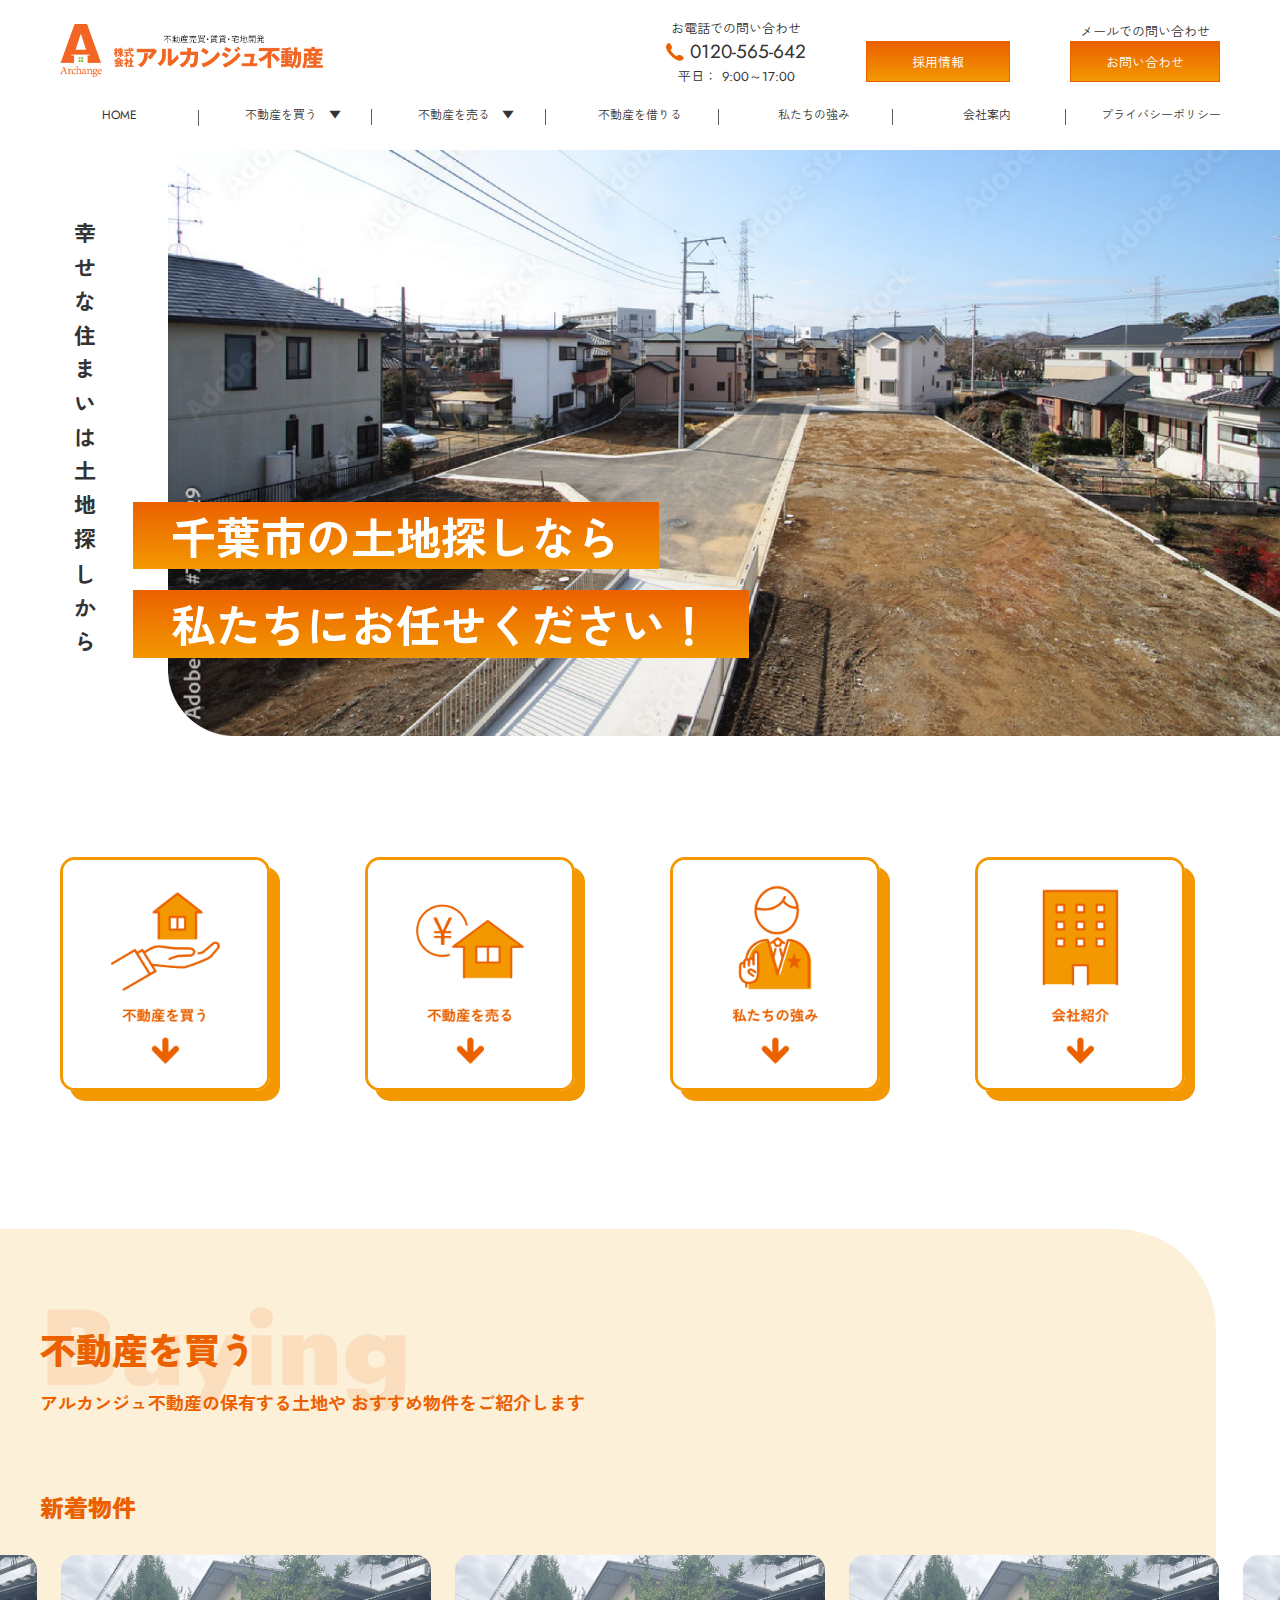
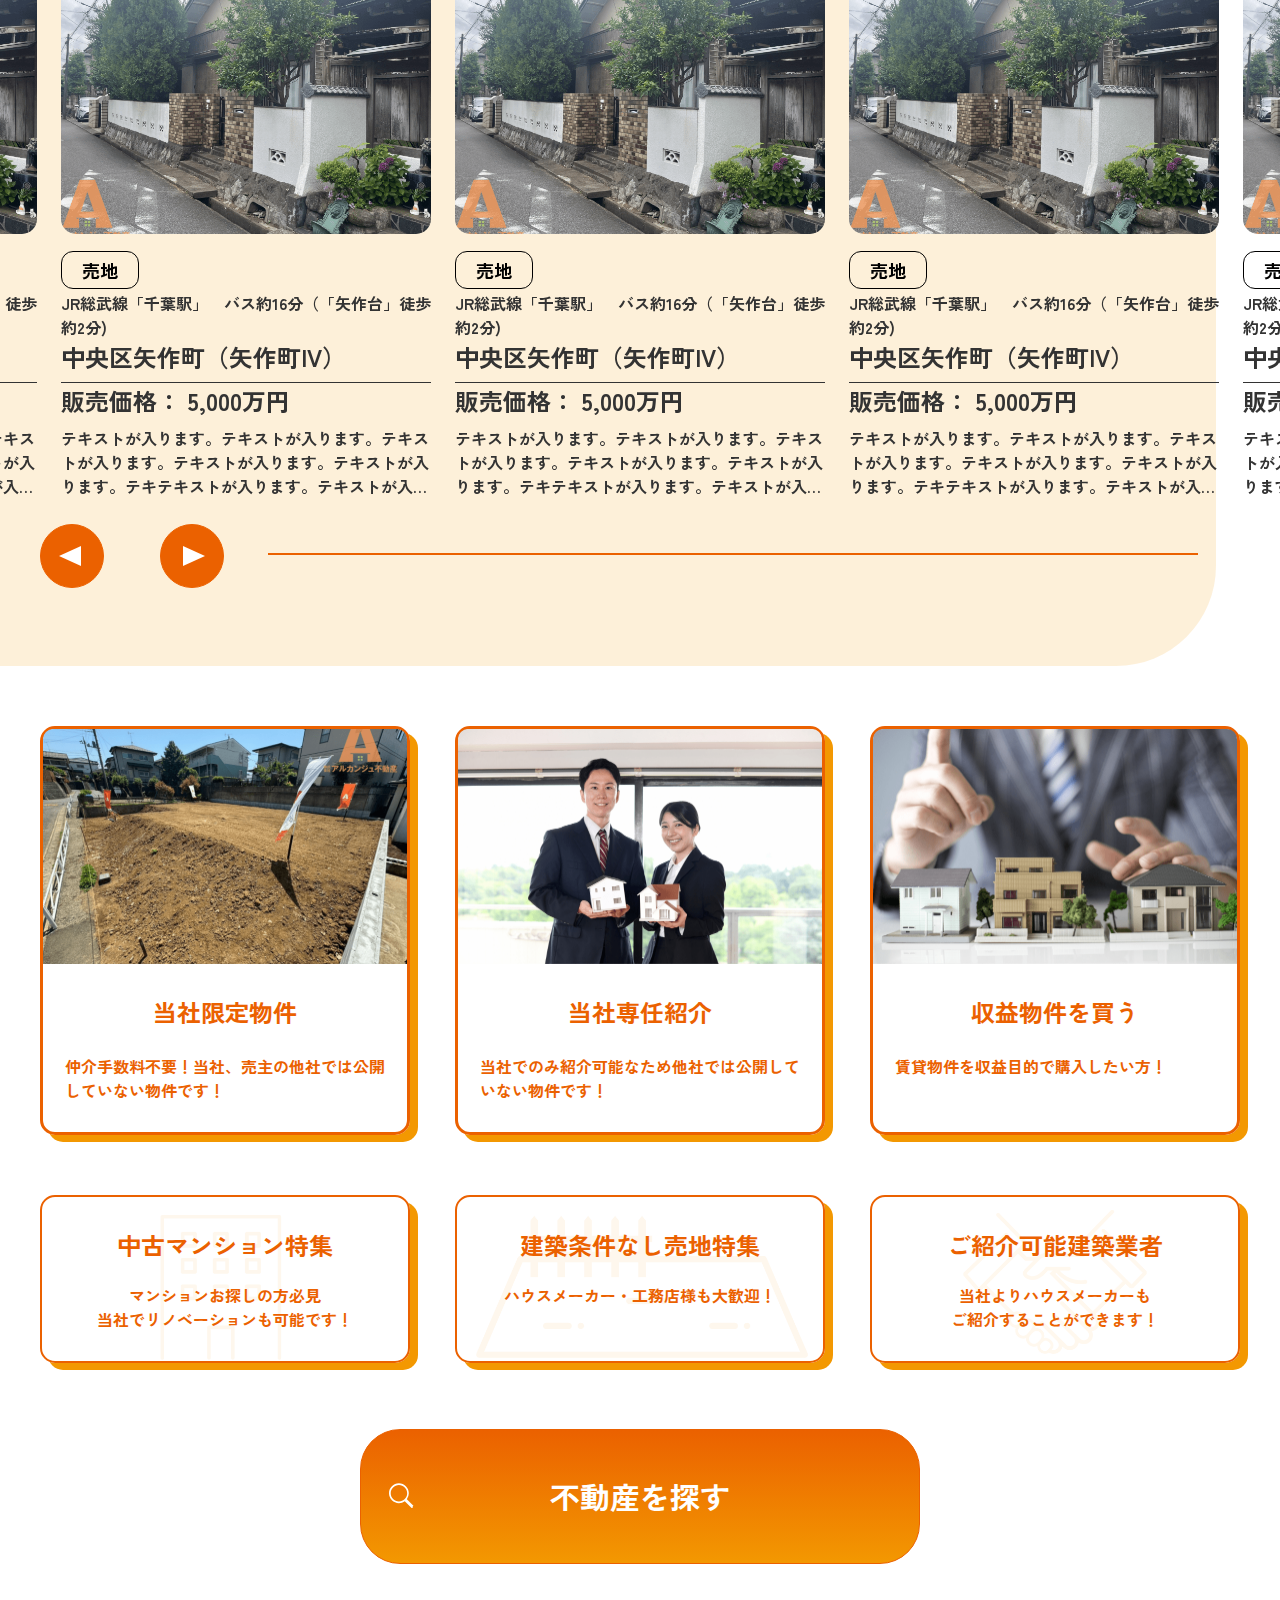
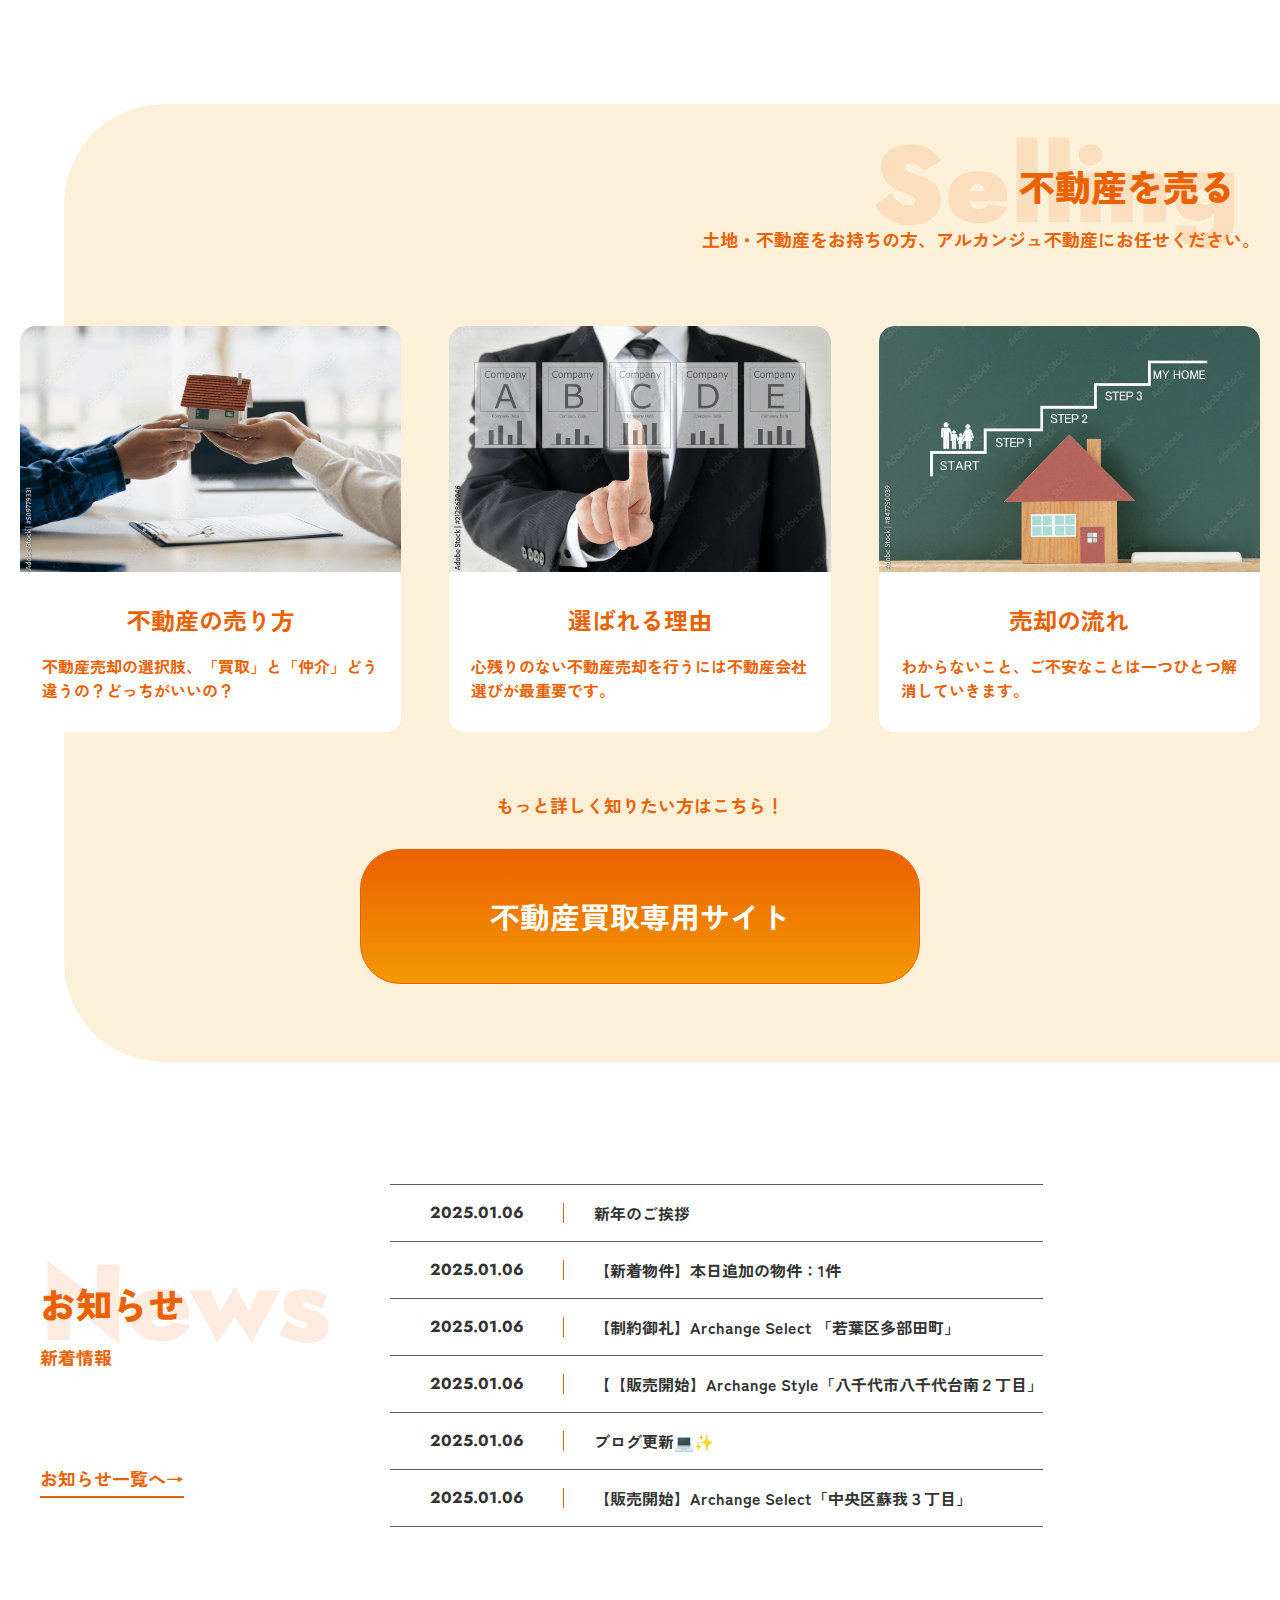
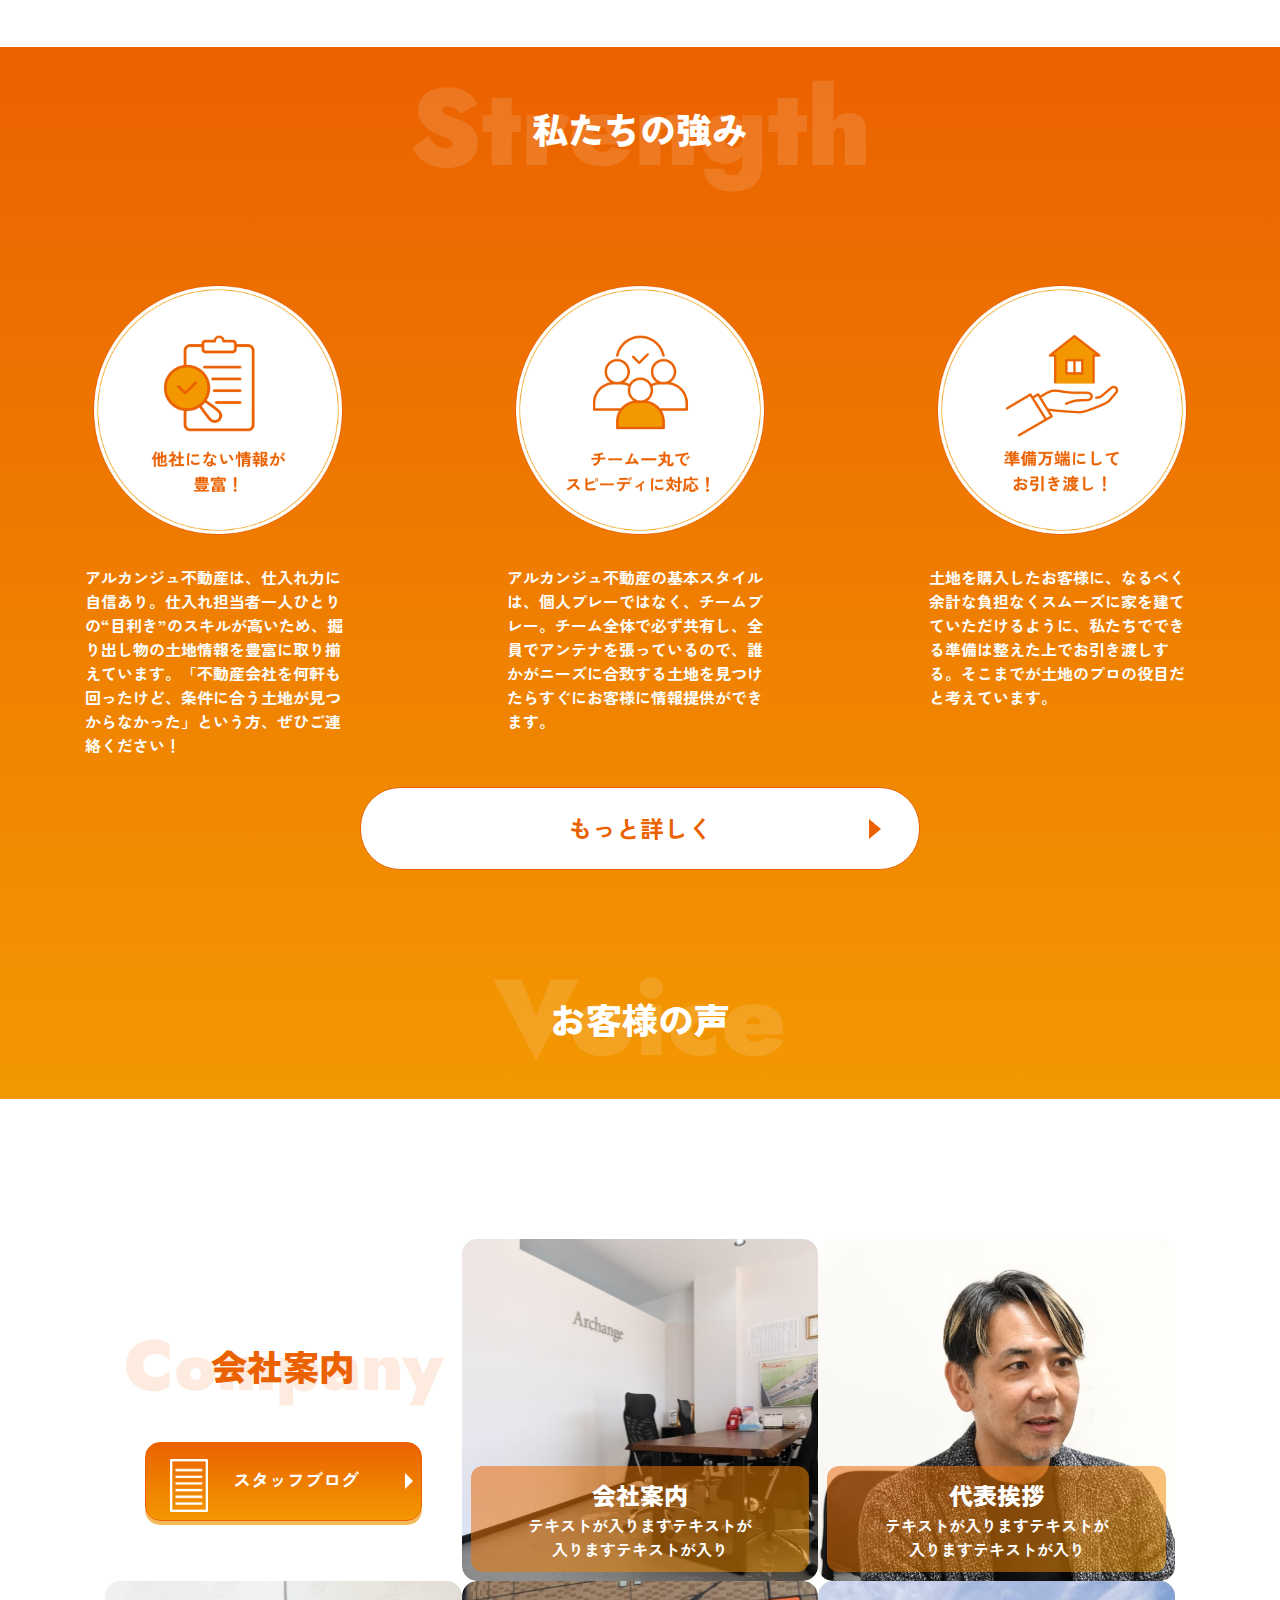
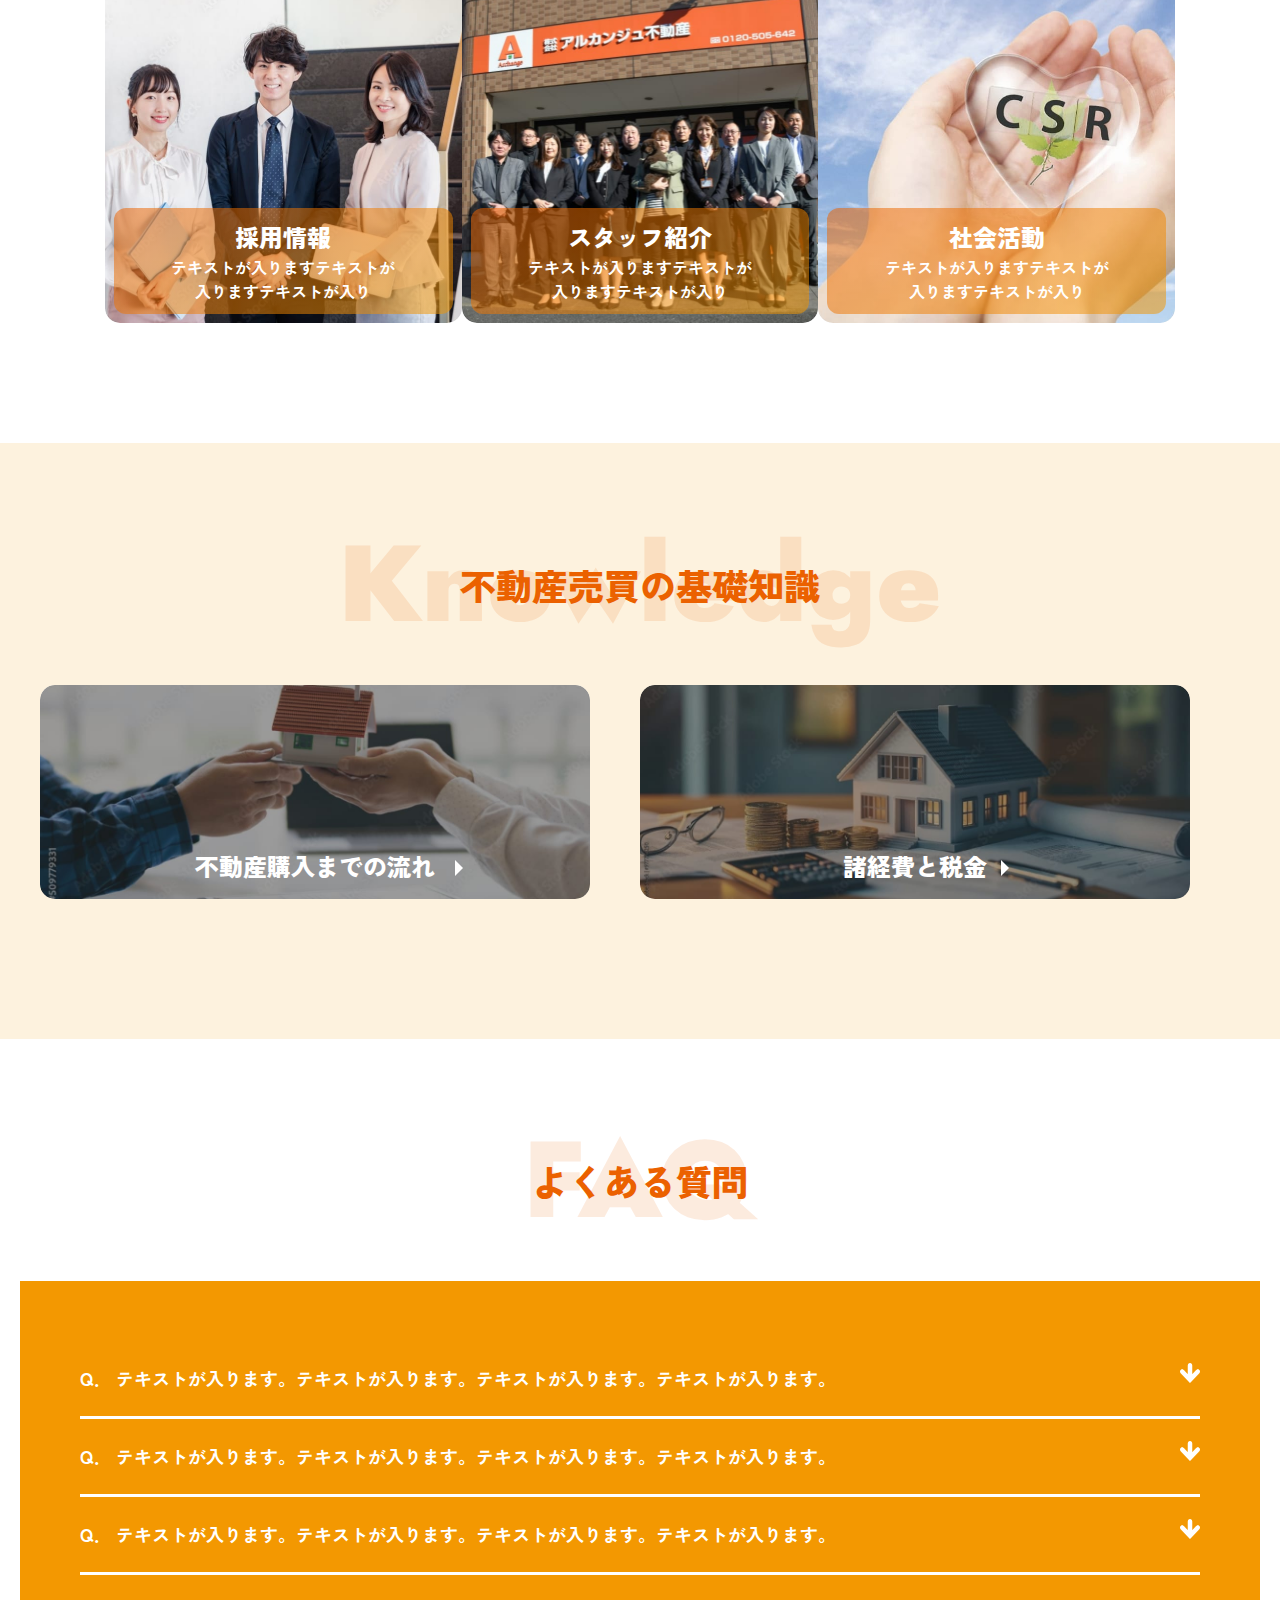
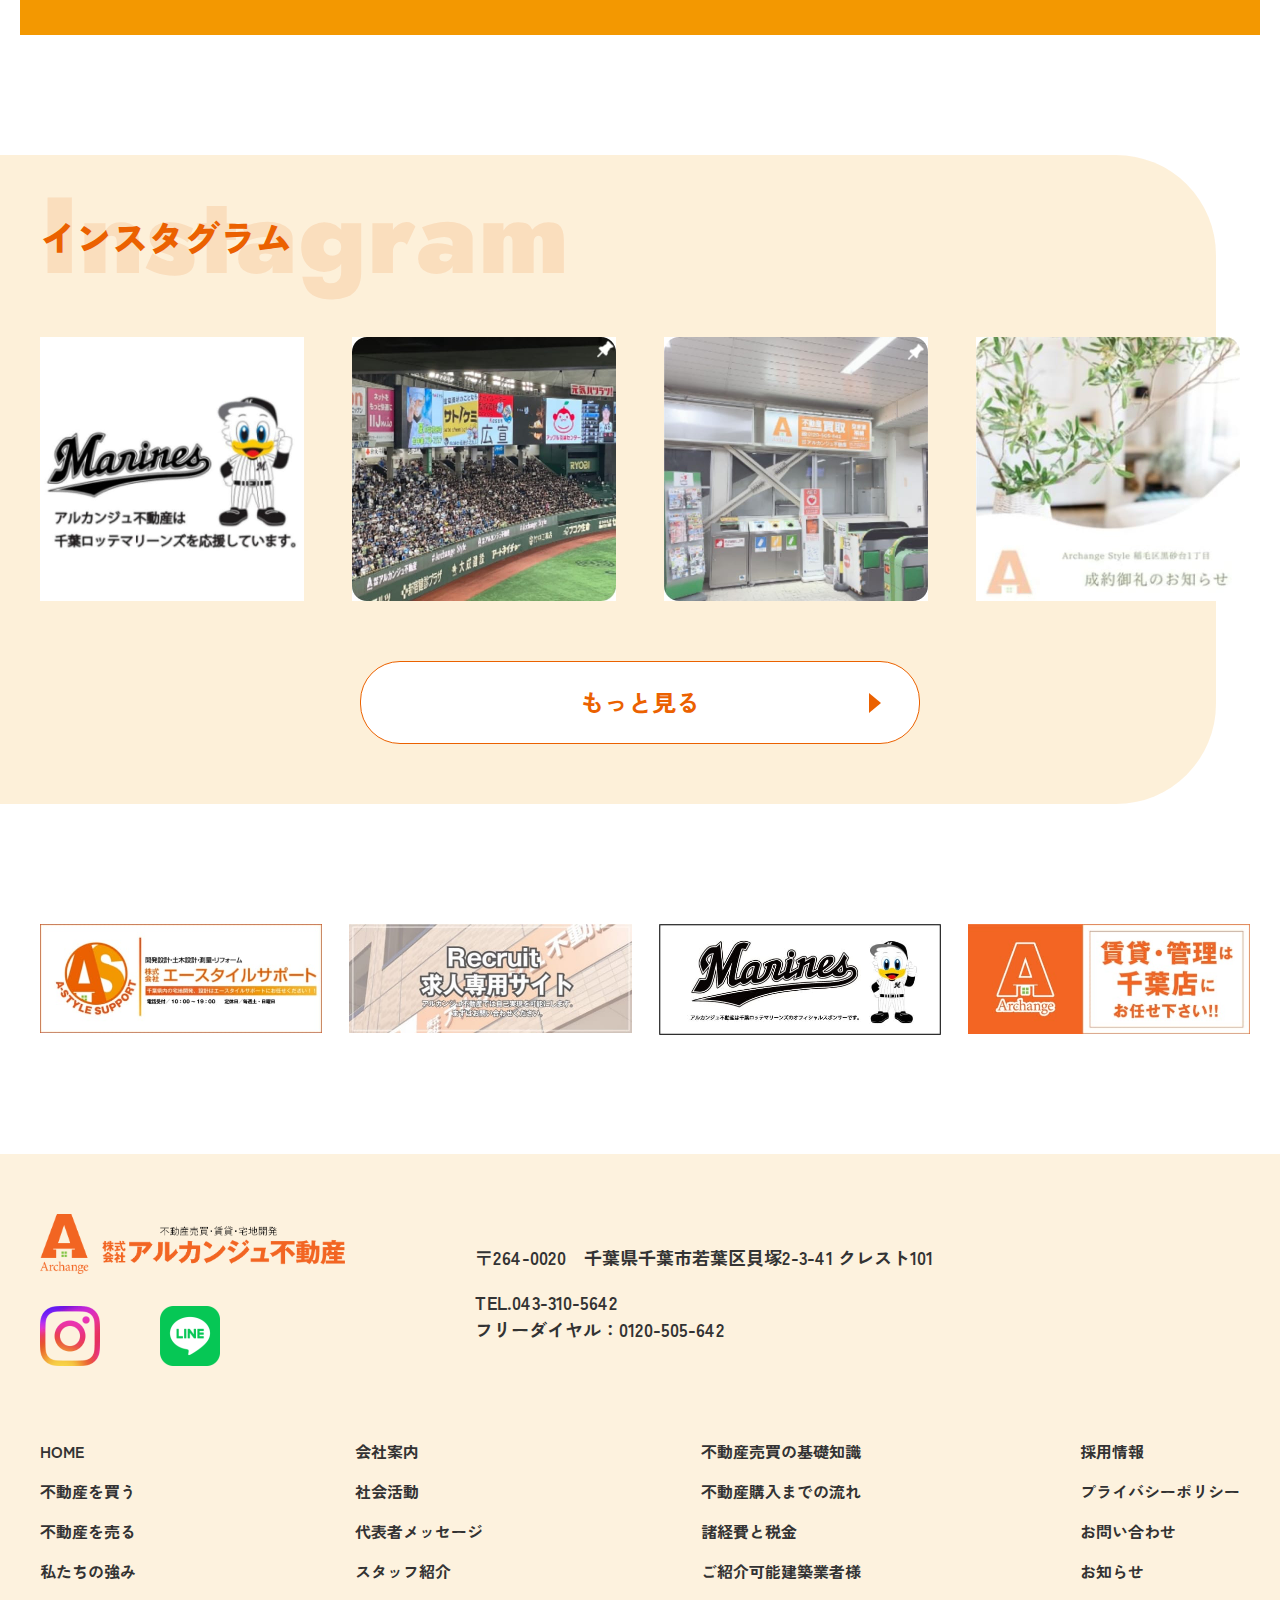
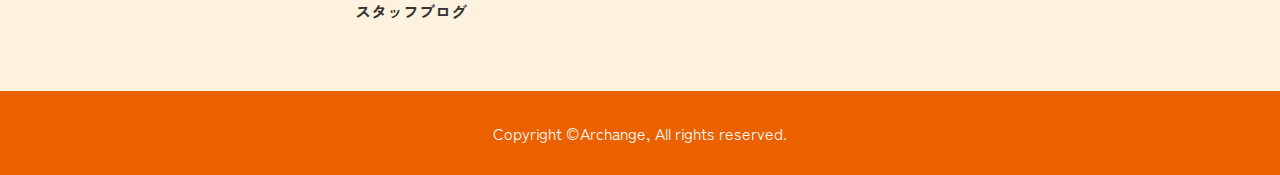
<file: index.html>
<!DOCTYPE html>
<html lang="ja">
<head>
  <meta charset="UTF-8" />
  <meta name="viewport" content="width=device-width,initial-scale=1.0" />
  <meta name="format-detection" content="telephone=no" />
  <!-- meta情報 -->
  <title>アルカンジュ不動産</title>
  <meta name="description" content="" />
  <meta name="keywords" content="" />
  <!-- ogp -->
  <meta property="og:title" content="" />
  <meta property="og:type" content="" />
  <meta property="og:url" content="" />
  <meta property="og:image" content="" />
  <meta property="og:site_name" content="" />
  <meta property="og:description" content="" />
  <!-- ファビコン -->
  <link rel="”icon”" href="" />
  <!-- font -->
  <link rel="preconnect" href="https://fonts.googleapis.com">
  <link rel="preconnect" href="https://fonts.gstatic.com" crossorigin>
  <link href="https://fonts.googleapis.com/css2?family=Jost:ital,wght@0,100..900;1,100..900&family=Zen+Kaku+Gothic+New:wght@300;400;500;700;900&display=swap" rel="stylesheet">
  <!-- css -->
  <link rel="stylesheet" href="https://cdn.jsdelivr.net/npm/@splidejs/splide@4.1.4/dist/css/splide.min.css">
  <link rel="stylesheet" href="./css/styles.css">
  <!-- JavaScript -->
  <script src="https://code.jquery.com/jquery-3.6.0.js"></script>
  <script src="https://cdn.jsdelivr.net/npm/@splidejs/splide@4.1.4/dist/js/splide.min.js"></script>
  <script defer src="./js/script_fixed.js"></script>
  <!-- <script defer src="./js/slider.js"></script> -->
</head>
<body>
  <header>
    <!-- ----------------------------->
    <!--        PC版　ヘッダー       -->
    <!-- ----------------------------->
    <header class="header-pc inner-1920 sp-none">
      <div class="header-top">
        <h1 class="logo header-top__logo">
          <figure>
            <img src="./images/common/logo.png" alt="アルカンジュ不動産のロゴ画像">
          </figure>
        </h1>
        <div class="header-top__right">
          <div class="header-top__tel">
            <div class="header-top__name jpfont-13-normal font-color-bk">
              お電話での問い合わせ
            </div>
            <div class="header-top__btn--tel egfont-19-normal font-color-bk">
              <a href="tel:0120505642">
                <img src="./images/common/header-tel.png" alt="電話のアイコン">
                <span class="egfont-19-normal font-color-bk">0120-565-642</span>
              </a>
            </div>
            <div class="header-top__opentime jpfont-18-normal">
              <span class="jpfont-13-normal font-color-bk">平日：</span>
              <span class="egfont-13-normal font-color-bk">9:00～17:00</span>
          
            </div>
          </div>
          <div class="header-top__saiyo">
            <div class="btn bg-orange-btn header-top__btn header-top__btn--saiyo ">
              <a href="">
                <span class="jpfont-13-normal ">採用情報</span>
              </a>
            </div>
          </div>
          <div class="header-top__contact">
            <div class="header-top__name jpfont-13-normal font-color-bk">
              メールでの問い合わせ
            </div>
            <div class="btn bg-orange-btn header-top__btn header-top__btn--contact">
              <a href="">
                <span class="jpfont-13-normal">お問い合わせ</span>
              </a>
            </div>
          </div>
        </div>
      </div>
      <div class="header-nav header-nav-pc">
        <div class="header-nav__item header-nav__item--home">
          <a href="" class="egfont-12-normal font-color-bk">
            HOME
          </a>
        </div>
        <div class="header-nav__item">
          <a href="page-Buying.html"  class="jpfont-12-normal font-color-bk">
            不動産を買う　▼
          </a>
        </div>
        <div class="header-nav__item">
          <a href="" class="jpfont-12-normal font-color-bk">
            不動産を売る　▼
          </a>
        </div>
        <div class="header-nav__item">
          <a href="" class="jpfont-12-normal font-color-bk">
            不動産を借りる
          </a>
        </div>
        <div class="header-nav__item">
          <a href="" class="jpfont-12-normal font-color-bk">
            私たちの強み
          </a>
        </div>
        <div class="header-nav__item">
          <a href="" class="jpfont-12-normal font-color-bk">
            会社案内
          </a>
        </div>
        <div class="header-nav__item header-nav__item--end">
          <a href="" class="jpfont-12-normal font-color-bk">
            プライバシーポリシー
          </a>
        </div>
      </div>
    </header>
    <!-- ----------------------------->
    <!--        sp版　ヘッダー       -->
    <!-- ----------------------------->
    <div class="header-sp pc-none">
      <div class="header-sp__wrapper">
        <h1 class="logo header-sp__logo">
          <figure>
            <img src="./images/topsp/logo.png" alt="アルカンジュ不動産のロゴ画像">
          </figure>
        </h1>
        <div class="drawer-menu" id="MenuButton">
          <div class="drawer-menu__btn" >
            <span class="drawer-menu__btn--line"></span>
            <span class="drawer-menu__btn--line"></span>
          </div>
        </div>
      </div>
    </div>
  </header>
  <div class="header-sp-nav  js-drawer-open">
    <ul class="header-sp-nav__list">
      <li class="header-sp-nav__item"><a href="" class="jpfont-14-normal"  >不動産を買う</a></li>
      <li class="header-sp-nav__item"><a href="" class="jpfont-14-normal" >不動産を売る</a></li>
      <li class="header-sp-nav__item"><a href="" class="jpfont-14-normal" >不動産を借りる</a></li>
      <li class="header-sp-nav__item"><a href="" class="jpfont-14-normal" >私たちの強み</a></li>
      <li class="header-sp-nav__item"><a href="" class="jpfont-14-normal" >会社案内</a></li>
      <li class="header-sp-nav__item"><a href="" class="jpfont-14-normal" >プライバシーポリシー</a></li>
    </ul>
    <div class="header-sp-top__right">
      <div class="header-sp-top__tel">
        <div class="header-sp-top__name jpfont-13-normal font-color-bk">
          お電話での問い合わせ
        </div>
        <div class="header-top__btn--tel egfont-19-normal font-color-bk">
          <a href="tel:0120505642">
            <img src="./images/common/header-tel.png" alt="電話のアイコン">
            <span class="egfont-19-normal font-color-bk">0120-565-642</span>
          </a>
        </div>
        <div class="header-top__opentime jpfont-18-normal">
          <span class="jpfont-13-normal font-color-bk">平日：</span>
          <span class="egfont-13-normal font-color-bk">9:00～17:00</span>
      
        </div>
      </div>
      <div class="header-top__contact header-sp-top__contact">
        <div class="header-top__name jpfont-13-normal font-color-bk">
          メールでの問い合わせ
        </div>
        <div class="btn bg-orange-btn header-top__btn header-top__btn--contact">
          <a href="">
            <!-- <img src="./images/common/header-mail.png" alt="メールお問い合わせの画像"> -->
            <span class="jpfont-13-normal">お問い合わせ</span>
          </a>
        </div>
      </div>
      <div class="header-top__saiyo header-sp-top__saiyo">
        <div class="btn bg-orange-btn header-top__btn header-top__btn--saiyo ">
          <a href="">
            <span class="jpfont-13-normal ">採用情報</span>
          </a>
        </div>
      </div>
    </div>
  </div>
  <main>
    <!-- ----------------------------->
    <!--      ファーストビュー       -->
    <!-- ----------------------------->
    <section class="fv sp-none">
      <div class="fv__contents inner-1920">
        <div class="fv__texts">
          <p class="fv__text jpfont-24-bold font-color-bk">幸せな住まいは土地探しから</p>
        </div>
        <div class="splide fv__slideshow splide02" role="group" aria-label="TOPページファーストビューのスライダー(PCフェード)">
          <div class="splide__track">
            <ul class="splide__list">
              <li class="splide__slide"><img src="./images/TOP/topfv01.jpg" alt=""></li>
              <li class="splide__slide"><img src="./images/TOP/topfv02.jpg" alt=""></li>
              <li class="splide__slide"><img src="./images/TOP/topfv03.jpg" alt=""></li>
              <li class="splide__slide"><img src="./images/TOP/topfv04.jpg" alt=""></li>
              <li class="splide__slide"><img src="./images/TOP/topfv05.jpg" alt=""></li>
            </ul>
          </div>
          <div class="fv__catchcopys">
            <p class="fv__catchcopy fv__catchcopy--top font-color-wh jpfont-45-bold">千葉市の土地探しなら</p>
            <p class="fv__catchcopy fv__catchcopy--bottom font-color-wh jpfont-45-bold">私たちにお任せください！</p>
          </div>
        </div>        
      </div>
    </section>
    <section class="fv-sp pc-none">
      <div class="fv__contents fv-sp__contents">
        <div class="fv-sp__texts">
          <p class="fv-sp__text jpfont-18-bold font-color-bk">幸せな住まいは土地探しから</p>
        </div>
        <div class="splide fv-sp__slideshow splide03" role="group" aria-label="TOPページファーストビューのスライダー(spフェード)">
          <div class="splide__track">
            <ul class="splide__list">
              <li class="splide__slide"><img src="./images/TOP/fv-sp01.jpg" alt=""></li>
              <li class="splide__slide"><img src="./images/TOP/fv-sp02.jpg" alt=""></li>
            </ul>
          </div>
          <div class="fv-sp__catchcopys">
            <p class="fv-sp__catchcopy fv-sp__catchcopy--top font-color-wh jpfont-25-bold">千葉市の土地探しなら</p>
            <p class="fv-sp__catchcopy fv-sp__catchcopy--bottom font-color-wh jpfont-25-bold">私たちにお任せください！</p>
          </div>
        </div>
      </div>
    </section>
    <!-- ----------------------------->
    <!--  ファーストビュー下のバナー   -->
    <!-- ----------------------------->
    <section class="fv-banners">
      <div class="inner-1200">
        <ul class="fv-banner">
          <li class="fv-banner__list">
            <a href="#Buying">
              <img class="pc-img" src="./images/TOP/fv-btn01.png" alt="不動産を買うの画像">
              <img class="sp-img" src="./images/topsp/top-sp__banner01.png" alt="不動産を買うの画像">
            </a>
          </li>
          <li class="fv-banner__list">
            <a href="#Selling">
              <img class="pc-img" src="./images/TOP/fv-btn02.png" alt="不動産を売るの画像">
              <img class="sp-img" src="./images/topsp/top-sp__banner02.png" alt="不動産を買うの画像">
            </a>
          </li>
          <li class="fv-banner__list">
            <a href="#Strengh">
              <img class="pc-img" src="./images/TOP/fv-btn03.png" alt="私たちの強みの画像">
              <img class="sp-img" src="./images/topsp/top-sp__banner03.png" alt="不動産を買うの画像">
            </a>
          </li>
          <li class="fv-banner__list">
            <a href="#Company">
              <img class="pc-img" src="./images/TOP/fv-btn04.png" alt="会社案内の画像">
              <img class="sp-img" src="./images/topsp/top-sp__banner04.png" alt="不動産を買うの画像">
            </a>
          </li>
        </ul>
        
      </div>
    </section>
    <!-- ----------------------------->
    <!--      　　不動産を買う　      -->
    <!-- ----------------------------->
    <section class="Buying-top Right-top" id="Buying">
      <div class="Buying-top__wrapper bg-orange__wrapper">
        <div class="Buying-top__slider inner-1200">
          <h2 class="section__title">
            <div class="section__title--eg egfont-108-black">Buying</div>
            <div class="section__title--jp jpfont-36-black font-color-or">不動産を買う</div>
            <p class="section__title--text jpfont-18-bold font-color-or">アルカンジュ不動産の保有する土地や<span class="sp-br"> おすすめ物件をご紹介します</span></p>
          </h2>
          <div class="card01__title font-color-or jpfont-24-black">新着物件</div>
          <div class="splide splide01" role="group" aria-label="不動産の新着物件情報のスライダー">
            <div class="splide__wrapper">
              <div class="splide__track">
                <ul class="splide__list card01">
                  <li class="splide__slide card01__list">
                    <figure class="card01__img">
                      <img src="./images/TOP/card01-01.png" alt="">
                    </figure>
                    <div class="card01__contents">
                      <span class="card01__category jpfont-18-bold ">売地</span>
                      <div class="card01__train jpfont-16-bold font-color-bk">JR総武線「千葉駅」　バス約16分（「矢作台」徒歩約2分)</div>
                      <div class="card01__place-title jpfont-24-bold font-color-bk">中央区矢作町（矢作町IV）</div>
                      <div class="card01__price jpfont-24-bold font-color-bk">販売価格： <span class="card01__price--money jpfont-24-bold"> 5,000万円</span></div>
                      <div class="card01__text jpfont-16-bold font font-color-bk">テキストが入ります。テキストが入ります。テキストが入ります。テキストが入ります。テキストが入ります。テキテキストが入ります。テキストが入ります。</div>
                    </div>
                  </li>
                  <li class="splide__slide card01__list">
                    <figure class="card01__img">
                      <img src="./images/TOP/card01-01.png" alt="">
                    </figure>
                    <div class="card01__contents">
                      <span class="card01__category jpfont-18-bold ">売地</span>
                      <div class="card01__train jpfont-16-bold font-color-bk">JR総武線「千葉駅」　バス約16分（「矢作台」徒歩約2分)</div>
                      <div class="card01__place-title jpfont-24-bold font-color-bk">中央区矢作町（矢作町IV）</div>
                      <div class="card01__price jpfont-24-bold font-color-bk">販売価格： <span class="card01__price--money jpfont-24-bold"> 5,000万円</span></div>
                      <div class="card01__text jpfont-16-bold font font-color-bk">テキストが入ります。テキストが入ります。テキストが入ります。テキストが入ります。テキストが入ります。テキテキストが入ります。テキストが入ります。</div>
                    </div>
                  </li>
                  <li class="splide__slide card01__list">
                    <figure class="card01__img">
                      <img src="./images/TOP/card01-01.png" alt="">
                    </figure>
                    <div class="card01__contents">
                      <span class="card01__category jpfont-18-bold ">売地</span>
                      <div class="card01__train jpfont-16-bold font-color-bk">JR総武線「千葉駅」　バス約16分（「矢作台」徒歩約2分)</div>
                      <div class="card01__place-title jpfont-24-bold font-color-bk">中央区矢作町（矢作町IV）</div>
                      <div class="card01__price jpfont-24-bold font-color-bk">販売価格： <span class="card01__price--money jpfont-24-bold"> 5,000万円</span></div>
                      <div class="card01__text jpfont-16-bold font font-color-bk">テキストが入ります。テキストが入ります。テキストが入ります。テキストが入ります。テキストが入ります。テキテキストが入ります。テキストが入ります。</div>
                    </div>
                  </li>
                  <li class="splide__slide card01__list">
                    <figure class="card01__img">
                      <img src="./images/TOP/card01-01.png" alt="">
                    </figure>
                    <div class="card01__contents">
                      <span class="card01__category jpfont-18-bold ">売地</span>
                      <div class="card01__train jpfont-16-bold font-color-bk">JR総武線「千葉駅」　バス約16分（「矢作台」徒歩約2分)</div>
                      <div class="card01__place-title jpfont-24-bold font-color-bk">中央区矢作町（矢作町IV）</div>
                      <div class="card01__price jpfont-24-bold font-color-bk">販売価格： <span class="card01__price--money jpfont-24-bold"> 5,000万円</span></div>
                      <div class="card01__text jpfont-16-bold font font-color-bk">テキストが入ります。テキストが入ります。テキストが入ります。テキストが入ります。テキストが入ります。テキテキストが入ります。テキストが入ります。</div>
                    </div>
                  </li>
                  <li class="splide__slide card01__list">
                    <figure class="card01__img">
                      <img src="./images/TOP/card01-01.png" alt="">
                    </figure>
                    <div class="card01__contents">
                      <span class="card01__category jpfont-18-bold ">売地</span>
                      <div class="card01__train jpfont-16-bold font-color-bk">JR総武線「千葉駅」　バス約16分（「矢作台」徒歩約2分)</div>
                      <div class="card01__place-title jpfont-24-bold font-color-bk">中央区矢作町（矢作町IV）</div>
                      <div class="card01__price jpfont-24-bold font-color-bk">販売価格： <span class="card01__price--money jpfont-24-bold"> 5,000万円</span></div>
                      <div class="card01__text jpfont-16-bold font font-color-bk">テキストが入ります。テキストが入ります。テキストが入ります。テキストが入ります。テキストが入ります。テキテキストが入ります。テキストが入ります。</div>
                    </div>
                  </li>
                  <li class="splide__slide card01__list">
                    <figure class="card01__img">
                      <img src="./images/TOP/card01-01.png" alt="">
                    </figure>
                    <div class="card01__contents">
                      <span class="card01__category jpfont-18-bold ">売地</span>
                      <div class="card01__train jpfont-16-bold font-color-bk">JR総武線「千葉駅」　バス約16分（「矢作台」徒歩約2分)</div>
                      <div class="card01__place-title jpfont-24-bold font-color-bk">中央区矢作町（矢作町IV）</div>
                      <div class="card01__price jpfont-24-bold font-color-bk">販売価格： <span class="card01__price--money jpfont-24-bold"> 5,000万円</span></div>
                      <div class="card01__text jpfont-16-bold font font-color-bk">テキストが入ります。テキストが入ります。テキストが入ります。テキストが入ります。テキストが入ります。テキテキストが入ります。テキストが入ります。</div>
                    </div>
                  </li>
                  <li class="splide__slide card01__list">
                    <figure class="card01__img">
                      <img src="./images/TOP/card01-01.png" alt="">
                    </figure>
                    <div class="card01__contents">
                      <span class="card01__category jpfont-18-bold ">売地</span>
                      <div class="card01__train jpfont-16-bold font-color-bk">JR総武線「千葉駅」　バス約16分（「矢作台」徒歩約2分)</div>
                      <div class="card01__place-title jpfont-24-bold font-color-bk">中央区矢作町（矢作町IV）</div>
                      <div class="card01__price jpfont-24-bold font-color-bk">販売価格： <span class="card01__price--money jpfont-24-bold"> 5,000万円</span></div>
                      <div class="card01__text jpfont-16-bold font font-color-bk">テキストが入ります。テキストが入ります。テキストが入ります。テキストが入ります。テキストが入ります。テキテキストが入ります。テキストが入ります。</div>
                    </div>
                  </li>
                </ul>
              </div>
            </div>
          </div>
        </div>
      </div>

      <div class="buying-seach">
        <ul class="card02 inner-1200">
          <li class="card02__list shadow-orange">
            <figure class="card02__img">
              <img class="pc-img" src="./images/TOP/card02-01.png" alt="この会社の不動産の特徴01">
              <img class="sp-img" src="./images/topsp/card02-sp01.png" alt="この会社の不動産の特徴01">
            </figure>
            <div class="card02__contents">
              <h4 class="card02__title jpfont-24-bold font-color-or ">当社限定物件</h4>
              <div class="card02__text jpfont-16-bold font-color-or">仲介手数料不要！当社、売主の他社では公開していない物件です！</div>
            </div>
          </li>
          <li class="card02__list shadow-orange">
            <figure class="card02__img">
              <img class="pc-img" src="./images/TOP/card02-02.png" alt="この会社の不動産の特徴02">
              <img class="sp-img" src="./images/topsp/card02-sp02.png" alt="この会社の不動産の特徴02">
            </figure>
            <div class="card02__contents">
              <h4 class="card02__title jpfont-24-bold font-color-or ">当社専任紹介</h4>
              <div class="card02__text jpfont-16-bold font-color-or">当社でのみ紹介可能なため他社では公開していない物件です！</div>
            </div>
          </li>
          <li class="card02__list shadow-orange">
            <figure class="card02__img">
              <img class="pc-img" src="./images/TOP/card02-03.png" alt="この会社の不動産の特徴03">
              <img class="sp-img" src="./images/topsp/card02-sp03.png" alt="この会社の不動産の特徴03">
            </figure>
            <div class="card02__contents">
              <h4 class="card02__title jpfont-24-bold font-color-or ">収益物件を買う</h4>
              <div class="card02__text jpfont-16-bold font-color-or">賃貸物件を収益目的で購入したい方！</div>
            </div>
          </li>
          <li class="card02-1__list card02-1__list--01  shadow-orange">
            <h4 class="card02-1__title jpfont-24-bold font-color-or ">中古マンション特集</h4>
            <div class="card02-1__text jpfont-16-bold font-color-or">マンションお探しの方必見<br>当社でリノベーションも可能です！</div>
          </li>
          <li class="card02-1__list card02-1__list--02  shadow-orange">
            <h4 class="card02-1__title jpfont-24-bold font-color-or ">建築条件なし売地特集</h4>
            <div class="card02-1__text jpfont-16-bold font-color-or">ハウスメーカー・工務店様も大歓迎！</div>
          </li>
          <li class="card02-1__list card02-1__list--03  shadow-orange">
            <h4 class="card02-1__title jpfont-24-bold font-color-or ">ご紹介可能建築業者</h4>
            <div class="card02-1__text jpfont-16-bold font-color-or">当社よりハウスメーカーも<br>ご紹介することができます！ </div>
          </li>
          
        </ul>
        <div class="btn top560-btn bg-orange-btn buy-serch__btn">
          <a href="">
            <svg class="buy-serch__btn--icon" xmlns="http://www.w3.org/2000/svg" viewBox="0 0 32 32" fill="currentColor" width="27" height="33">
              <path d="M28.954 27.546l-7.828-7.828a11.466 11.466 0 002.349-6.954C23.475 6.346 18.129 1 11.738 1S0 6.346 0 12.764c0 6.392 5.346 11.738 11.738 11.738 2.596 0 5.017-.849 6.954-2.348l7.828 7.827a1.015 1.015 0 001.434-1.434zM2.03 12.764c0-5.38 4.375-9.754 9.754-9.754 5.38 0 9.754 4.374 9.754 9.754 0 5.38-4.374 9.754-9.754 9.754-5.38 0-9.754-4.374-9.754-9.754z"/>
            </svg>
            <span class="top560-btn__text jpfont-30-bold">不動産を探す</span>
          </a>
        </div>
        
      </div>
    </section>
    <!-- ----------------------------->
    <!--      　　不動産を売る　      -->
    <!-- ----------------------------->
    <section class="Selling-top Left-top" id="Selling">
      <div class="Selling-top__contents bg-orange__wrapper">
        <h2 class="section__title inner-1200 text-right">
          <div class="section__title--eg egfont-108-black">Selling</div>
          <div class="section__title--jp jpfont-36-black font-color-or">不動産を売る</div>
          <p class="section__title--text jpfont-18-bold font-color-or">土地・不動産をお持ちの方、<span class="sp-br">アルカンジュ不動産にお任せください。</span> </p>
        </h2>
        <ul class="card03 Selling-top__card inner-1200">
          <li class="card03__list">
            <figure class="card03__img">
              <img src="./images/TOP/card03-01.jpg" alt="">
            </figure>
            <div class="card03__contents">
              <h4 class="card03__title jpfont-24-bold font-color-or ">不動産の売り方</h4>
              <div class="card03__text jpfont-16-bold font-color-or">不動産売却の選択肢、「買取」と「仲介」どう違うの？どっちがいいの？</div>
            </div>
            
          </li>
          <li class="card03__list">
            <figure class="card03__img">
              <img src="./images/TOP/card03-02.jpg" alt="">
            </figure>
            <div class="card03__contents">
              <h4 class="card03__title jpfont-24-bold font-color-or ">選ばれる理由</h4>
              <div class="card03__text jpfont-16-bold font-color-or">心残りのない不動産売却を行うには不動産会社選びが最重要です。</div>
            </div>
            
          </li>
          <li class="card03__list">
            <figure class="card03__img">
              <img src="./images/TOP/card03-03.jpg" alt="">
            </figure>
            <div class="card03__contents">
              <h4 class="card03__title jpfont-24-bold font-color-or ">売却の流れ</h4>
              <div class="card03__text jpfont-16-bold font-color-or">わからないこと、ご不安なことは一つひとつ解消していきます。</div>
            </div>
            
          </li>
        </ul>
        <div class="Selling-top__text jpfont-18-bold font-color-or">もっと詳しく知りたい方はこちら！</div>
        <div class="btn top560-btn bg-orange-btn selling-link__btn">
          <a href="">
            <span class="top560-btn__text jpfont-30-bold ">不動産買取専用サイト</span>
          </a>
        </div>
      </div>
    </section>
    <!-- ----------------------------->
    <!--      　　お知らせ　　　      -->
    <!-- ----------------------------->
    <section class="News-top">
      <div class="inner-1200">
        <div class="News-top__wapper">
          <div class="News-top__title">
            <h2 class="section__title  section__title--news">
              <div class="section__title--eg egfont-108-black">News</div>
              <div class="section__title--jp jpfont-36-black font-color-or">お知らせ</div>
              <p class="section__title--text jpfont-18-bold font-color-or">新着情報</p>
            </h2>
            <div class="Toarchive-btn pc-img">
              <a href="">
                <span class="Toarchive-btn__text jpfont-18-bold ">お知らせ一覧へ→</span>
              </a>
            </div>
          </div>
          <div class="News-top__contents">
            <ul class="News-top__top">
              <li class="News-top__list">
                <time class="News-top__date egfont-16-bold  font-color-bk" datetime="">2025.01.06</time>
                <div class="News-top__text jpfont-16-bold  font-color-bk">新年のご挨拶</div>
              </li>
              <li class="News-top__list">
                <time class="News-top__date egfont-16-bold  font-color-bk" datetime="">2025.01.06</time>
                <div class="News-top__text jpfont-16-bold  font-color-bk">【新着物件】本日追加の物件：1件</div>
              </li>
              <li class="News-top__list">
                <time class="News-top__date egfont-16-bold  font-color-bk" datetime="">2025.01.06</time>
                <div class="News-top__text jpfont-16-bold  font-color-bk">【制約御礼】Archange Select 「若葉区多部田町」</div>
              </li>
              <li class="News-top__list">
                <time class="News-top__date egfont-16-bold  font-color-bk" datetime="">2025.01.06</time>
                <div class="News-top__text jpfont-16-bold  font-color-bk">【【販売開始】Archange Style「八千代市八千代台南２丁目」</div>
              </li>
              <li class="News-top__list">
                <time class="News-top__date egfont-16-bold  font-color-bk" datetime="">2025.01.06</time>
                <div class="News-top__text jpfont-16-bold  font-color-bk">ブログ更新💻✨</div>
              </li>
              <li class="News-top__list">
                <time class="News-top__date egfont-16-bold  font-color-bk" datetime="">2025.01.06</time>
                <div class="News-top__text jpfont-16-bold  font-color-bk">【販売開始】Archange Select「中央区蘇我３丁目」</div>
              </li>
            </ul>
            <div class="Toarchive-btn Toarchive-btn-sp sp-img text-right">
              <a href="">
                <span class="Toarchive-btn__text jpfont-18-bold ">お知らせ一覧へ→</span>
              </a>
            </div>
          </div>

        </div>

      </div>
    </section>
    <!-- 背景　ーオレンジ -->
    <div class="vivid-orange">
      <!-- ----------------------------->
      <!--      　　私たちの強み　      -->
      <!-- ----------------------------->
      <section class="Strength-top" id="Strengh">
        <div class="inner-1200">
          <h2 class="section__title  section__title--news text-center">
            <div class="section__title--eg egfont-108-black font-color-wh--13">Strength</div>
            <div class="section__title--jp jpfont-36-black font-color-wh">私たちの強み</div>
          </h2>
          <div class="Strength-top__contents">
            <ul class="group01">
              <li class="group01__list">
                <figure class="group01__circle">
                  <img src="./images/TOP/group-circle01-01.png" alt="私たちの強みアイコン01">
                </figure>
                <div class="group01__text jpfont-16-bold font-color-wh">
                  アルカンジュ不動産は、仕入れ力に自信あり。仕入れ担当者一人ひとりの“目利き”のスキルが高いため、掘り出し物の土地情報を豊富に取り揃えています。「不動産会社を何軒も回ったけど、条件に合う土地が見つからなかった」という方、ぜひご連絡ください！
                </div>
              </li>
              <li class="group01__list">
                <div class="group01__circle">
                  <img src="./images/TOP/group-circle01-02.png" alt="私たちの強みアイコン02">
                </div>
                <div class="group01__text jpfont-16-bold font-color-wh">
                  アルカンジュ不動産の基本スタイルは、個人プレーではなく、チームプレー。チーム全体で必ず共有し、全員でアンテナを張っているので、誰かがニーズに合致する土地を見つけたらすぐにお客様に情報提供ができます。
                </div>
              </li>
              <li class="group01__list">
                <div class="group01__circle">
                  <img src="./images/TOP/group-circle01-03.png" alt="私たちの強みアイコン03">
                </div>
                <div class="group01__text jpfont-16-bold font-color-wh">
                  土地を購入したお客様に、なるべく余計な負担なくスムーズに家を建てていただけるように、私たちでできる準備は整えた上でお引き渡しする。そこまでが土地のプロの役目だと考えています。
                </div>
              </li>
            </ul>
          </div>        
      </div>
      <div class="inner-1200">
        <div class="btn top560-btn bg-white-btn Strength-btn ">
          <a href="">
            <span class="top560-btn__text  jpfont-24-bold ">もっと詳しく</span>
          </a>
        </div>
        
      </div>
    </section>
    <!-- ----------------------------->
    <!--      　　お客様の声　　　    -->
    <!-- ----------------------------->
    <section class="Voice">
      <div class="inner-1200">
        <h2 class="section__title  section__title--voice text-center">
          <div class="section__title--eg egfont-108-black font-color-wh--13">Voice</div>
          <div class="section__title--jp jpfont-36-black font-color-wh">お客様の声</div>
        </h2>
      </div>
    </section>
  </div>
    <!-- ----------------------------->
    <!--      　　会社案内　　　　    -->
    <!-- ----------------------------->
    <section class="Company-top" id="Company">
      <ul class="Company-top__contents inner-1070">
        <li class="Company-top__list Company-top__list--first">
          <h2 class="section__title  section__title--company">
            <div class="section__title--eg egfont-70-black">Company</div>
            <div class="section__title--jp section__title--jp jpfont-36-black font-color-or">会社案内</div>
          </h2>
          <div class="btn bg-orange-btn Tostaffblog-btn triangle-after pc-img">
            <a href="">
              <img src="./images/TOP/staffblog-img01.png" alt="">
              <span class="Tostaffblog-btn__text jpfont-18-bold ">スタッフブログ</span>
            </a>
          </div>

        </li>
        <li class="Company-top__list Company-top__list--guide ">
          <a href="">
            <div class="Company-top__lavel">
              <div class="Company-top__title jpfont-24-black ">会社案内</div>
              <div class="Company-top__text jpfont-16-bold">テキストが入りますテキストが入りますテキストが入り</div>
            </div>
          </a>
        </li>
        <li class="Company-top__list Company-top__list--message ">
          <a href="">
            <div class="Company-top__lavel">
              <div class="Company-top__title jpfont-24-black">代表挨拶</div>
              <div class="Company-top__text jpfont-16-bold">テキストが入りますテキストが入りますテキストが入り</div>
            </div>
          </a>
        </li>
        <li class="Company-top__list Company-top__list--recruit ">
          <a href="">
            <div class="Company-top__lavel">
              <div class="Company-top__title jpfont-24-black">採用情報</div>
              <div class="Company-top__text jpfont-16-bold">テキストが入りますテキストが入りますテキストが入り</div>
            </div>
          </a>
        </li>
        <li class="Company-top__list Company-top__list--staff ">
          <a href="">
            <div class="Company-top__lavel">
              <div class="Company-top__title jpfont-24-black">スタッフ紹介</div>
              <div class="Company-top__text jpfont-16-bold">テキストが入りますテキストが入りますテキストが入り</div>
            </div>
          </a>
        </li>
        <li class="Company-top__list Company-top__list--society ">
          <a href="">
            <div class="Company-top__lavel">
              <div class="Company-top__title jpfont-24-black">社会活動</div>
              <div class="Company-top__text jpfont-16-bold">テキストが入りますテキストが入りますテキストが入り</div>
            </div>
          </a>
        </li>
      </ul>
    </section>
    <!-- ----------------------------->
    <!--    　不動産売買の知識　　    -->
    <!-- ----------------------------->
    <section class="Knowledge bg-orange">
      <div class="inner-1200">
        <h2 class="section__title  section__title--voice text-center">
          <div class="section__title--eg egfont-108-black">Knowledge</div>
          <div class="section__title--jp jpfont-36-black font-color-or">不動産売買の基礎知識</div>
        </h2>
        <ul class="group02 Knowledge__contents ">
          <li class="Knowledge__list Knowledge__list--01 ">
            <a href="">
              <div class="Knowledge__title">
                <span class="triangle jpfont-24-black font-color-wh">不動産購入までの流れ</span></div>
            </a>
          </li>
          <li class="Knowledge__list Knowledge__list--02">
            <a href="">
              <div class="Knowledge__title ">
                <span class="triangle jpfont-24-black font-color-wh">諸経費と税金</span>
              </div>
            </a>
          </li>
        </ul> 
      </div>
    </section>
    <!-- ----------------------------->
    <!--    　よくある質問　　　　　  -->
    <!-- ----------------------------->
    <section class="FAQ">
      <div class="FAQ__wrapper inner-1200">
        <h2 class="section__title  section__title--voice text-center">
          <div class="section__title--eg egfont-108-black ">FAQ</div>
          <div class="section__title--jp jpfont-36-black font-color-or">よくある質問</div>
        </h2>  
        <div class="accordion">
          <details class="accordion__item">
            <summary class="accordion__question">
              <span class="accordion__text accordion__text--eg jpfont-18-bold  font-color-wh ">Q．</span>
              <span class="accordion__text accordion__text--jp jpfont-18-bold  font-color-wh">テキストが入ります。テキストが入ります。テキストが入ります。テキストが入ります。</span>
              <img class="arrow-down__icon" src="./images/common/arrow-down01.png" alt="">
            </summary>
            <div class="accordion__answer">
              <span class="accordion__text accordion__text--eg jpfont-18-bold  font-color-wh ">A．</span>
              <span class="accordion__text accordion__text--jp jpfont-18-bold  font-color-wh ">テキストが入ります。テキストが入ります。テキストが入ります。テキストが入ります。</span>
            </div>
          </details>
          <details class="accordion__item">
            <summary class="accordion__question">
              <span class="accordion__text accordion__text--eg jpfont-18-bold  font-color-wh ">Q．</span>
              <span class="accordion__text accordion__text--jp jpfont-18-bold  font-color-wh">テキストが入ります。テキストが入ります。テキストが入ります。テキストが入ります。</span>
              <img class="arrow-down__icon" src="./images/common/arrow-down01.png" alt="">
            </summary>
            <div class="accordion__answer">
              <span class="accordion__text accordion__text--eg jpfont-18-bold  font-color-wh ">A．</span>
              <span class="accordion__text accordion__text--jp jpfont-18-bold  font-color-wh ">テキストが入ります。テキストが入ります。テキストが入ります。テキストが入ります。</span>
            </div>
          </details>
          <details class="accordion__item">
              <summary class=" accordion__question">
                <span class="accordion__text accordion__text--eg jpfont-18-bold  font-color-wh ">Q．</span>
                <span class="accordion__text accordion__text--jp jpfont-18-bold  font-color-wh">テキストが入ります。テキストが入ります。テキストが入ります。テキストが入ります。</span>
                <img class="arrow-down__icon" src="./images/common/arrow-down01.png" alt="">
              </summary>
              <div class="accordion__answer">
                <span class="accordion__text accordion__text--eg jpfont-18-bold  font-color-wh ">A．</span>
                <span class="accordion__text accordion__text--jp jpfont-18-bold  font-color-wh ">テキストが入ります。テキストが入ります。テキストが入ります。テキストが入ります。</span>
              </div>
          </details>
        </div>
      </div>
    </section>
    <!-- ----------------------------->
    <!--    　インスタグラム　　　　  -->
    <!-- ----------------------------->
    <section class="Instagram Right-top">
      <div class="bg-orange__wrapper Instagram__wrapper">
        <div class="Instagram__contents inner-1200">
          <h2 class="section__title  section__title--voice">
            <div class="section__title--eg egfont-108-black">Instagram</div>
            <div class="section__title--jp jpfont-36-black font-color-or">インスタグラム</div>
          </h2>
          <ul class="Instagram__img">
            <li class="Instagram__list">
              <img src="./images/TOP/Instagram-img01.jpg" alt="">
            </li>
            <li class="Instagram__list">
              <img src="./images/TOP/Instagram-img02.jpg" alt="">
            </li>
            <li class="Instagram__list">
              <img src="./images/TOP/Instagram-img03.jpg" alt="">
            </li>
            <li class="Instagram__list">
              <img src="./images/TOP/Instagram-img04.jpg" alt="">
            </li>
          </ul>
        </div>
        <div class="Instagram-btns">
          <div class="btn top560-btn bg-white-btn Strength-btn Instagram-btn"> 
            <a href="">
              <span class="top560-btn__text  jpfont-24-bold ">もっと見る</span>
            </a>
          </div>
        </div>
      </div>
    </section>
    <!-- ----------------------------->
    <!--    　フッター上のバナー　　  -->
    <!-- ----------------------------->
    <section class="banner">
      <div class="inner-1200">
        <ul class="banner__unit">
          <li class="banner__list">
            <img src="./images/TOP/banner01.jpg" alt="">
          </li>
          <li class="banner__list">
            <img src="./images/TOP/banner02.jpg" alt="">
          </li>
          <li class="banner__list">
            <img src="./images/TOP/banner03.jpg" alt="">
          </li>
          <li class="banner__list">
            <img src="./images/TOP/banner04.jpg" alt="">
          </li>
        </ul>
        
      </div>
    </section>
  </main>
    <!-- ----------------------------->
    <!--    　フッター　　　　　　　  -->
    <!-- ----------------------------->
  <footer class="footer bg-orange">
    <div class="footer__wrapper inner-1200">
      <div class="pagetop">
        <a href="#">
          <img src="./images/common/page-top.png" alt="">
        </a>
      </div>
      <div class="footer__contents">
        <div class="footer__left">
          <figure class="logo footer__logo">
            <img src="./images/common/logo.png" alt="アルカンジュ不動産のロゴ画像">
          </figure>
          <div class="footer__sns sp-none">
            <figure class="footer__icon footer__icon--instagram">
              <a href="">
                <img src="./images/common/Instagram_icon.png" class="footer__iconimg" alt="インスタグラムのアイコン画像">
              </a>
            </figure>
            <figure class="footer__icon footer__icon--line">
              <a href="">
                <img src="./images/common/LINE_icon.png" class="footer__iconimg" alt="インスタグラムのライン画像">
              </a>
            </figure>
          </div>
        </div>
        <div class="footer__shopinfo">
          <div class="footer__address jpfont-18-bold font-color-bk">〒264-0020　<span class="sp-br">千葉県千葉市若葉区貝塚2-3-41 クレスト101</span></div>
          <div class="footer__tel jpfont-18-bold font-color-bk">TEL.043-310-5642　<br> フリーダイヤル：0120-505-642</div>
        </div>
        <div class="footer__sns pc-none">
          <figure class="footer__icon footer__icon--instagram">
            <a href="">
              <img src="./images/common/Instagram_icon.png" class="footer__iconimg" alt="インスタグラムのアイコン画像">
            </a>
          </figure>
          <figure class="footer__icon footer__icon--line">
            <a href="">
              <img src="./images/common/LINE_icon.png" class="footer__iconimg" alt="インスタグラムのライン画像">
            </a>
          </figure>
        </div>
      </div>
    </div>
    <!-- サイトマップ -->
    <div class="footer-nav inner-1200">
      <ul class="footer-nav__unit colum-04">
        <div class="colum-04__list">
          <li class="footer-nav__item">
            <a href="">
              <span class="footer-nav__text jpfont-16-bold font-color-bk font-color-bk">HOME</span>
            </a>
          </li>
          <li class="footer-nav__item">
            <a href="">
              <span class="footer-nav__text jpfont-16-bold font-color-bk">不動産を買う</span>
            </a>
          </li>
          <li class="footer-nav__item">
            <a href="">
              <span class="footer-nav__text jpfont-16-bold font-color-bk">不動産を売る</span>
            </a>
          </li>
          <li class="footer-nav__item">
            <a href="">
              <span class="footer-nav__text jpfont-16-bold font-color-bk">私たちの強み</span>
            </a>
          </li>
        </div>
        <div class="colum-04__list">
          <li class="footer-nav__item">
            <a href="">
              <span class="footer-nav__text jpfont-16-bold font-color-bk">会社案内</span>
            </a>
          </li>
          <li class="footer-nav__item">
            <a href="">
              <span class="footer-nav__text jpfont-16-bold font-color-bk">社会活動</span>
            </a>
          </li>
          <li class="footer-nav__item">
            <a href="">
              <span class="footer-nav__text jpfont-16-bold font-color-bk">代表者メッセージ</span>
            </a>
          </li>
          <li class="footer-nav__item">
            <a href="">
              <span class="footer-nav__text jpfont-16-bold font-color-bk">スタッフ紹介</span>
            </a>
          </li>
          <li class="footer-nav__item">
            <a href="">
              <span class="footer-nav__text jpfont-16-bold font-color-bk">スタッフブログ</span>
            </a>
          </li>
        </div>
        <div class="colum-04__list">
          <li class="footer-nav__item">
            <a href="">
              <span class="footer-nav__text jpfont-16-bold font-color-bk">不動産売買の基礎知識</span>
            </a>
          </li>
          <li class="footer-nav__item">
            <a href="">
              <span class="footer-nav__text jpfont-16-bold font-color-bk">不動産購入までの流れ</span>
            </a>
          </li>
          <li class="footer-nav__item">
            <a href="">
              <span class="footer-nav__text jpfont-16-bold font-color-bk">諸経費と税金</span>
            </a>
          </li>
          <li class="footer-nav__item">
            <a href="">
              <span class="footer-nav__text jpfont-16-bold font-color-bk">ご紹介可能建築業者様</span>
            </a>
          </li>
        </div>
        <div class="colum-04__list">
          <li class="footer-nav__item">
            <a href="">
              <span class="footer-nav__text jpfont-16-bold font-color-bk">採用情報</span>
            </a>
          </li>
          <li class="footer-nav__item">
            <a href="">
              <span class="footer-nav__text jpfont-16-bold font-color-bk">プライバシーポリシー</span>
            </a>
          </li>
          <li class="footer-nav__item">
            <a href="">
              <span class="footer-nav__text jpfont-16-bold font-color-bk">お問い合わせ</span>
            </a>
          </li>
          <li class="footer-nav__item">
            <a href="">
              <span class="footer-nav__text jpfont-16-bold font-color-bk">お知らせ</span>
            </a>
          </li>
        </div>
      </ul>
    </div>
    <div class="copyright">
      <span class="copyright__text font-color-wh ">Copyright &copy;Archange, All rights reserved.</span>
    </div>
  </footer>
</body>
</html>
</file>
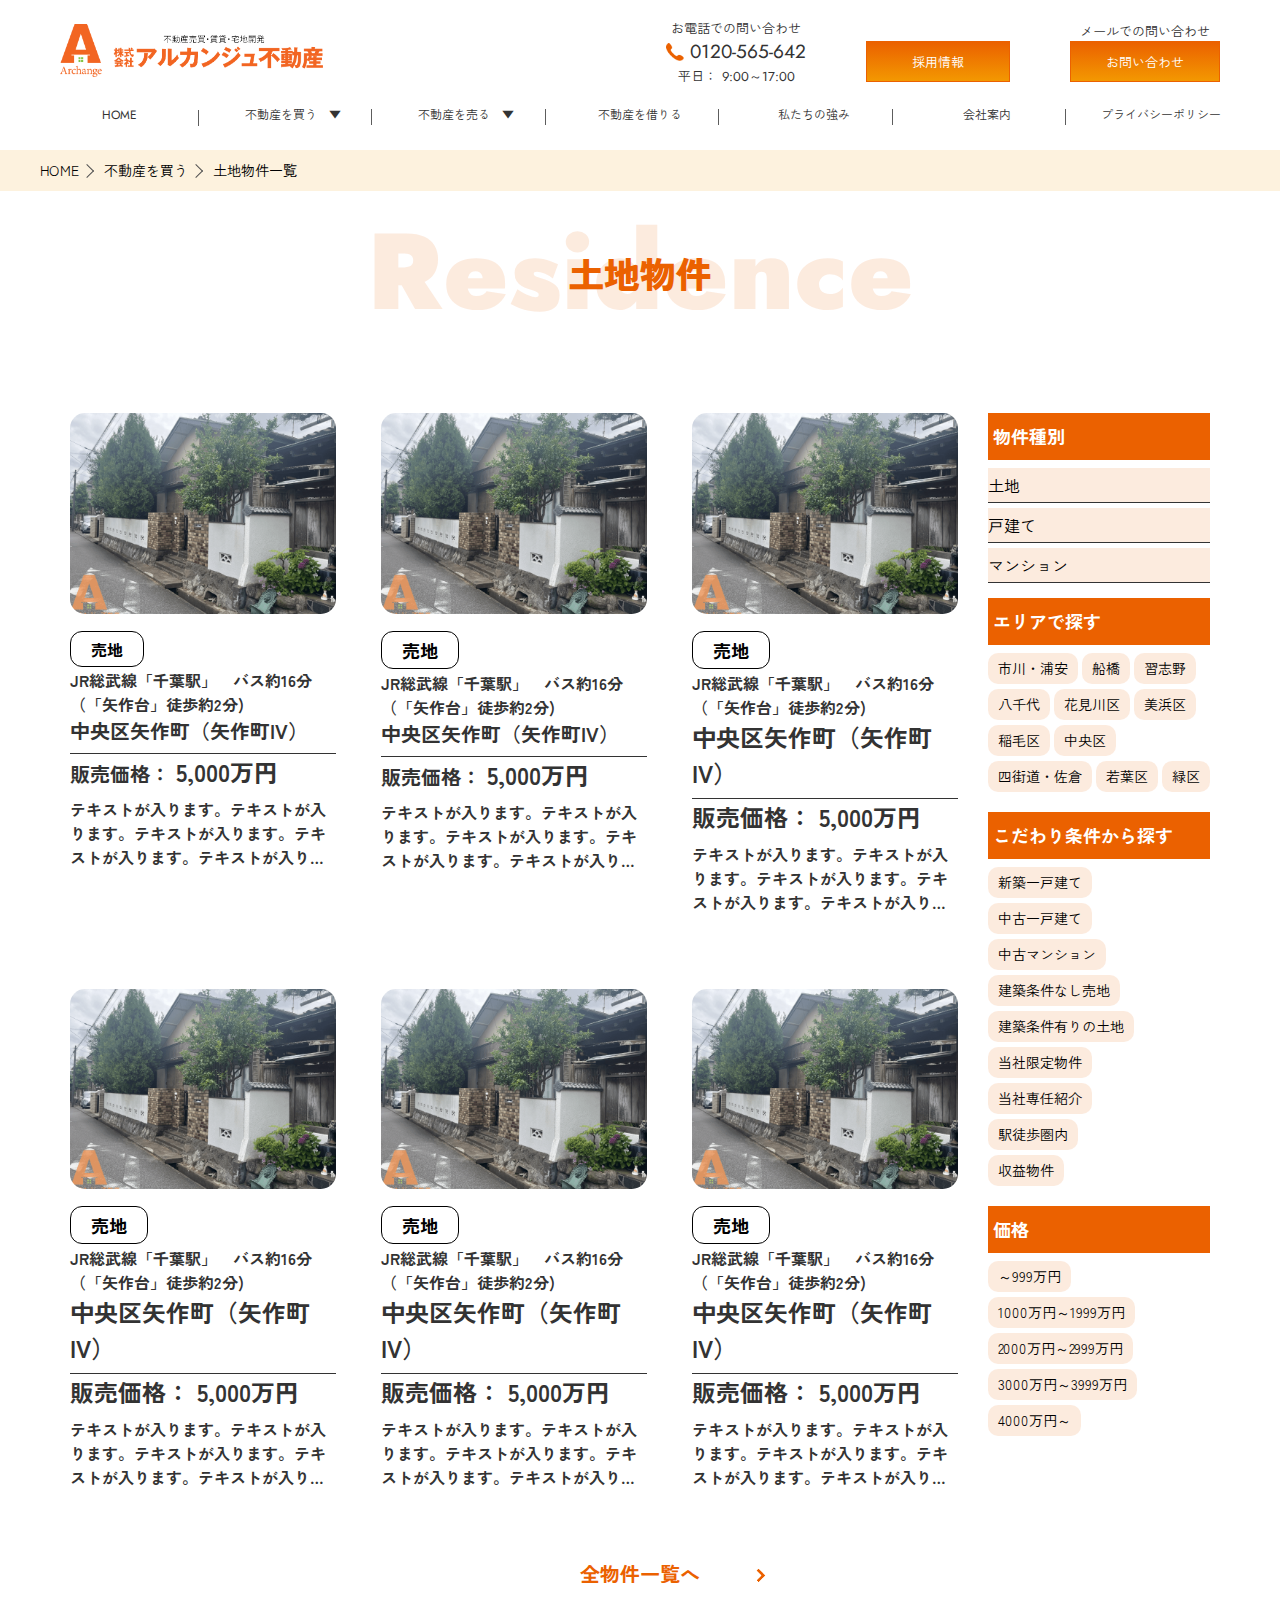
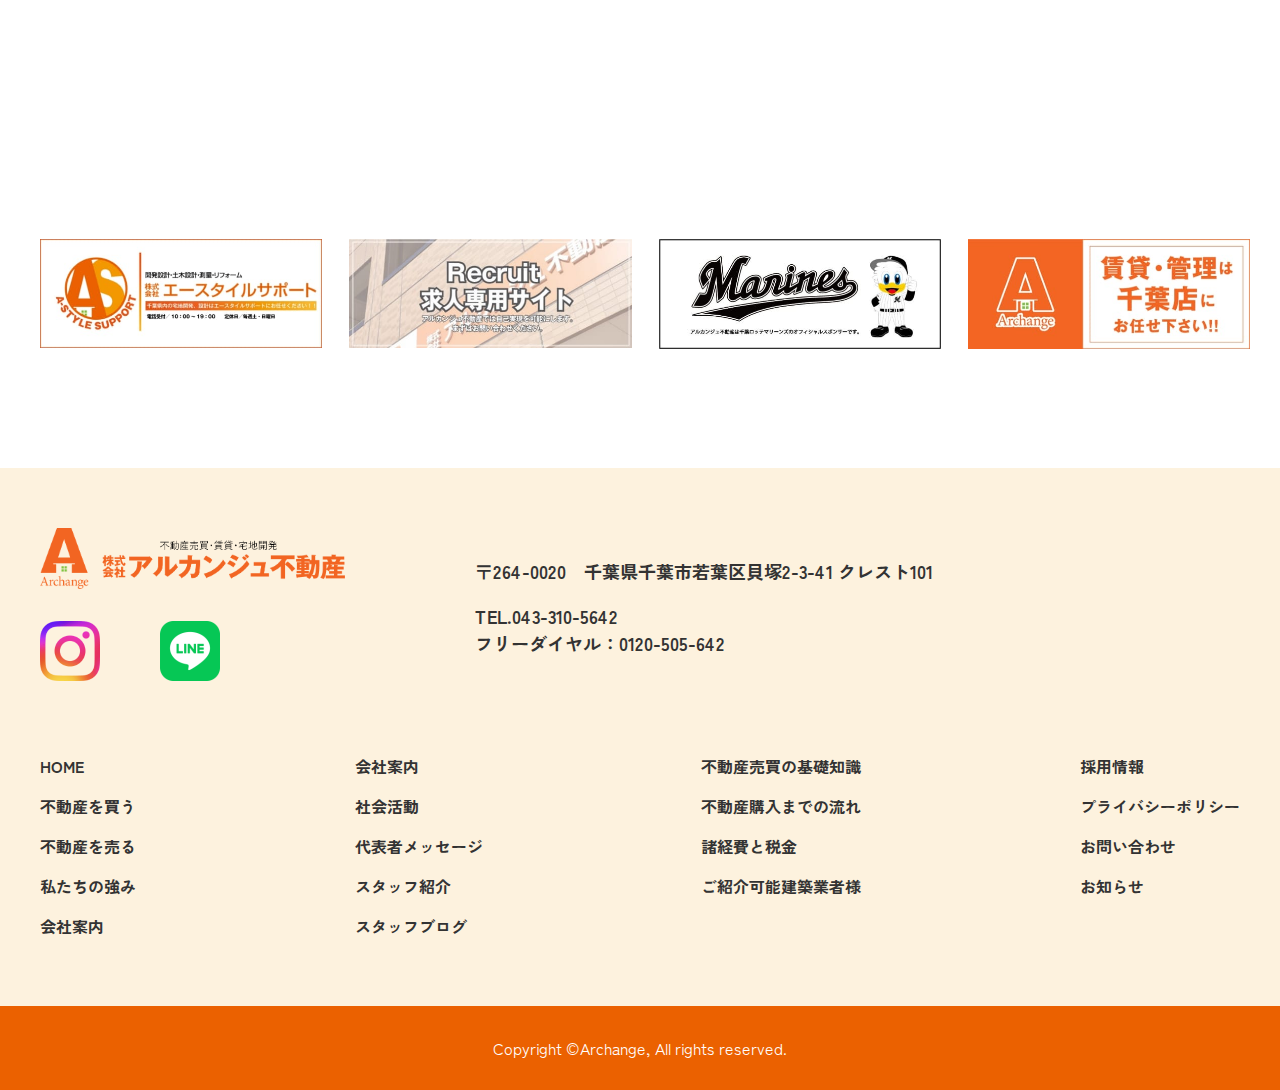
<file: archive.html>
<!DOCTYPE html>
<html lang="ja">
<head>
  <meta charset="UTF-8" />
  <meta name="viewport" content="width=device-width,initial-scale=1.0" />
  <meta name="format-detection" content="telephone=no" />
  <!-- meta情報 -->
  <title>不動産を買う|アルカンジュ不動産</title>
  <meta name="description" content="" />
  <meta name="keywords" content="" />
  <!-- ogp -->
  <meta property="og:title" content="" />
  <meta property="og:type" content="" />
  <meta property="og:url" content="" />
  <meta property="og:image" content="" />
  <meta property="og:site_name" content="" />
  <meta property="og:description" content="" />
  <!-- ファビコン -->
  <link rel="”icon”" href="" />
  <!-- font -->
  <link rel="preconnect" href="https://fonts.googleapis.com">
  <link rel="preconnect" href="https://fonts.gstatic.com" crossorigin>
  <link href="https://fonts.googleapis.com/css2?family=Jost:ital,wght@0,100..900;1,100..900&family=Zen+Kaku+Gothic+New&display=swap" rel="stylesheet">
  <!-- css -->
  <link rel="stylesheet" href="https://cdn.jsdelivr.net/npm/@splidejs/splide@4.1.4/dist/css/splide.min.css">
  <link rel="stylesheet" href="./css/styles.css">
  <!-- JavaScript -->
  <script src="https://code.jquery.com/jquery-3.6.0.js"></script>
  <script src="https://cdn.jsdelivr.net/npm/@splidejs/splide@4.1.4/dist/js/splide.min.js"></script>
  <script defer src="./js/script.js"></script>
</head>
<body>
  <header>
    <!-- ----------------------------->
    <!--        PC版　ヘッダー       -->
    <!-- ----------------------------->
    <div class="header-pc inner-1920 sp-none">
      <div class="header-top">
        <h1 class="logo header-top__logo">
          <figure>
            <img src="./images/common/logo.png" alt="アルカンジュ不動産のロゴ画像">
          </figure>
        </h1>
        <div class="header-top__right">
          <div class="header-top__tel">
            <div class="header-top__name jpfont-13-normal font-color-bk">
              お電話での問い合わせ
            </div>
            <div class="header-top__btn--tel egfont-19-normal font-color-bk">
              <a href="tel:0120505642">
                <img src="./images/common/header-tel.png" alt="電話のアイコン">
                <span class="egfont-19-normal font-color-bk">0120-565-642</span>
              </a>
            </div>
            <div class="header-top__opentime jpfont-18-normal">
              <span class="jpfont-13-normal font-color-bk">平日：</span>
              <span class="egfont-13-normal font-color-bk">9:00～17:00</span>
          
            </div>
          </div>
          <div class="header-top__saiyo">
            <div class="btn bg-orange-btn header-top__btn header-top__btn--saiyo ">
              <a href="">
                <span class="jpfont-13-normal ">採用情報</span>
              </a>
            </div>
          </div>
          <div class="header-top__contact">
            <div class="header-top__name jpfont-13-normal font-color-bk">
              メールでの問い合わせ
            </div>
            <div class="btn bg-orange-btn header-top__btn header-top__btn--contact">
              <a href="">
                <span class="jpfont-13-normal">お問い合わせ</span>
              </a>
            </div>
          </div>
        </div>
      </div>
      <div class="header-nav header-nav-pc">
        <div class="header-nav__item header-nav__item--home">
          <a href="" class="egfont-12-normal font-color-bk">
            HOME
          </a>
        </div>
        <div class="header-nav__item">
          <a href="page-Buying.html"  class="jpfont-12-normal font-color-bk">
            不動産を買う　▼
          </a>
        </div>
        <div class="header-nav__item">
          <a href="" class="jpfont-12-normal font-color-bk">
            不動産を売る　▼
          </a>
        </div>
        <div class="header-nav__item">
          <a href="" class="jpfont-12-normal font-color-bk">
            不動産を借りる
          </a>
        </div>
        <div class="header-nav__item">
          <a href="" class="jpfont-12-normal font-color-bk">
            私たちの強み
          </a>
        </div>
        <div class="header-nav__item">
          <a href="" class="jpfont-12-normal font-color-bk">
            会社案内
          </a>
        </div>
        <div class="header-nav__item header-nav__item--end">
          <a href="" class="jpfont-12-normal font-color-bk">
            プライバシーポリシー
          </a>
        </div>
      </div>
    </div>
    <!-- ----------------------------->
    <!--        sp版　ヘッダー       -->
    <!-- ----------------------------->
    <div class="header-sp pc-none">
      <div class="header-sp__wrapper">
        <h1 class="logo header-sp__logo">
          <figure>
            <img src="./images/topsp/logo.png" alt="アルカンジュ不動産のロゴ画像">
          </figure>
        </h1>
        <div class="drawer-menu" id="MenuButton">
          <div class="drawer-menu__btn" >
            <span class="drawer-menu__btn--line"></span>
            <span class="drawer-menu__btn--line"></span>
          </div>
        </div>
      </div>
    </div>
  </header>
  <div class="header-sp-nav  js-drawer-open">
    <ul class="header-sp-nav__list">
      <li class="header-sp-nav__item"><a href="" class="jpfont-14-normal"  >不動産を買う</a></li>
      <li class="header-sp-nav__item"><a href="" class="jpfont-14-normal" >不動産を売る</a></li>
      <li class="header-sp-nav__item"><a href="" class="jpfont-14-normal" >不動産を借りる</a></li>
      <li class="header-sp-nav__item"><a href="" class="jpfont-14-normal" >私たちの強み</a></li>
      <li class="header-sp-nav__item"><a href="" class="jpfont-14-normal" >会社案内</a></li>
      <li class="header-sp-nav__item"><a href="" class="jpfont-14-normal" >プライバシーポリシー</a></li>
    </ul>
    <div class="header-sp-top__right">
      <div class="header-sp-top__tel">
        <div class="header-sp-top__name jpfont-13-normal font-color-bk">
          お電話での問い合わせ
        </div>
        <div class="header-top__btn--tel egfont-19-normal font-color-bk">
          <a href="tel:0120505642">
            <img src="./images/common/header-tel.png" alt="電話のアイコン">
            <span class="egfont-19-normal font-color-bk">0120-565-642</span>
          </a>
        </div>
        <div class="header-top__opentime jpfont-18-normal">
          <span class="jpfont-13-normal font-color-bk">平日：</span>
          <span class="egfont-13-normal font-color-bk">9:00～17:00</span>
      
        </div>
      </div>
      <div class="header-top__contact header-sp-top__contact">
        <div class="header-top__name jpfont-13-normal font-color-bk">
          メールでの問い合わせ
        </div>
        <div class="btn bg-orange-btn header-top__btn header-top__btn--contact">
          <a href="">
            <!-- <img src="./images/common/header-mail.png" alt="メールお問い合わせの画像"> -->
            <span class="jpfont-13-normal">お問い合わせ</span>
          </a>
        </div>
      </div>
      <div class="header-top__saiyo header-sp-top__saiyo">
        <div class="btn bg-orange-btn header-top__btn header-top__btn--saiyo ">
          <a href="">
            <span class="jpfont-13-normal ">採用情報</span>
          </a>
        </div>
      </div>
    </div>
  </div>
  <main>
    <div class="breadcrumb bg-orange">
      <ul class="breadcrumb__unit inner-1200">
        <li class="breadcrumb__list">
          <a href="">
              HOME
          </a>
        </li>
        <li class="breadcrumb__list">
          <a href="">
              不動産を買う
          </a>
        </li>
        <li class="breadcrumb__list">
          <a href="">
              土地物件一覧
          </a>
        </li>
        
      </ul>
    </div>
    <!-- ----------------------------->
    <!--      下層メインビュー       -->
    <!-- ----------------------------->
    <!-- <section class="mv">
      <figure class="mv__img">
        <img src="./images/Buying/mv-Buying01.jpg" alt="メインビューの画像">
      </figure>
    </section> -->
    <section  id="new-residence" class="new-residence archive-residence">
        <div class="inner-1200">
            <h2 class="section__title text-center">
                <div class="section__title--eg egfont-108-black">Residence</div>
                <div class="section__title--jp jpfont-36-black font-color-or">土地物件</div>
            </h2>
            <div class="archive-residence__wrapper">
                <ul class="card01 new-residence__card">
                    <li class="card01__list">
                      <a href="card01__link">
                        <figure class="card01__img">
                          <img src="./images/TOP/card01-01.png" alt="">
                        </figure>
                        <div class="card01__contents">
                          <span class="card01__category jpfont-16-bold ">売地</span>
                          <div class="card01__train jpfont-16-bold font-color-bk">JR総武線「千葉駅」　バス約16分（「矢作台」徒歩約2分)</div>
                          <div class="card01__place-title jpfont-20-bold font-color-bk">中央区矢作町（矢作町IV）</div>
                          <div class="card01__price jpfont-20-bold font-color-bk">販売価格： <span class="card01__price--money jpfont-24-bold"> 5,000万円</span></div>
                          <div class="card01__text jpfont-16-bold font font-color-bk">テキストが入ります。テキストが入ります。テキストが入ります。テキストが入ります。テキストが入ります。テキテキストが入ります。テキストが入ります。</div>
                        </div>
                      </a>
                    </li>
                    <li class="card01__list">
                      <figure class="card01__img">
                        <img src="./images/TOP/card01-01.png" alt="">
                      </figure>
                      <div class="card01__contents">
                        <span class="card01__category jpfont-18-bold">売地</span>
                        <div class="card01__train jpfont-16-bold font-color-bk">JR総武線「千葉駅」　バス約16分（「矢作台」徒歩約2分)</div>
                        <div class="card01__place-title jpfont-20-bold font-color-bk">中央区矢作町（矢作町IV）</div>
                        <div class="card01__price jpfont-20-bold font-color-bk">販売価格： <span class="card01__price--money jpfont-24-bold"> 5,000万円</span></div>
                        <div class="card01__text jpfont-16-bold font font-color-bk">テキストが入ります。テキストが入ります。テキストが入ります。テキストが入ります。テキストが入ります。テキテキストが入ります。テキストが入ります。</div>
                      </div>
                    </li>
                    <li class="card01__list">
                      <figure class="card01__img">
                        <img src="./images/TOP/card01-01.png" alt="">
                      </figure>
                      <div class="card01__contents">
                        <span class="card01__category jpfont-18-bold ">売地</span>
                        <div class="card01__train jpfont-16-bold font-color-bk">JR総武線「千葉駅」　バス約16分（「矢作台」徒歩約2分)</div>
                        <div class="card01__place-title jpfont-24-bold font-color-bk">中央区矢作町（矢作町IV）</div>
                        <div class="card01__price jpfont-24-bold font-color-bk">販売価格： <span class="card01__price--money jpfont-24-bold"> 5,000万円</span></div>
                        <div class="card01__text jpfont-16-bold font font-color-bk">テキストが入ります。テキストが入ります。テキストが入ります。テキストが入ります。テキストが入ります。テキテキストが入ります。テキストが入ります。</div>
                      </div>
                    </li>
                    <li class="card01__list">
                      <figure class="card01__img">
                        <img src="./images/TOP/card01-01.png" alt="">
                      </figure>
                      <div class="card01__contents">
                        <span class="card01__category jpfont-18-bold ">売地</span>
                        <div class="card01__train jpfont-16-bold font-color-bk">JR総武線「千葉駅」　バス約16分（「矢作台」徒歩約2分)</div>
                        <div class="card01__place-title jpfont-24-bold font-color-bk">中央区矢作町（矢作町IV）</div>
                        <div class="card01__price jpfont-24-bold font-color-bk">販売価格： <span class="card01__price--money jpfont-24-bold"> 5,000万円</span></div>
                        <div class="card01__text jpfont-16-bold font font-color-bk">テキストが入ります。テキストが入ります。テキストが入ります。テキストが入ります。テキストが入ります。テキテキストが入ります。テキストが入ります。</div>
                      </div>
                    </li>
                    <li class="card01__list">
                      <figure class="card01__img">
                        <img src="./images/TOP/card01-01.png" alt="">
                      </figure>
                      <div class="card01__contents">
                        <span class="card01__category jpfont-18-bold ">売地</span>
                        <div class="card01__train jpfont-16-bold font-color-bk">JR総武線「千葉駅」　バス約16分（「矢作台」徒歩約2分)</div>
                        <div class="card01__place-title jpfont-24-bold font-color-bk">中央区矢作町（矢作町IV）</div>
                        <div class="card01__price jpfont-24-bold font-color-bk">販売価格： <span class="card01__price--money jpfont-24-bold"> 5,000万円</span></div>
                        <div class="card01__text jpfont-16-bold font font-color-bk">テキストが入ります。テキストが入ります。テキストが入ります。テキストが入ります。テキストが入ります。テキテキストが入ります。テキストが入ります。</div>
                      </div>
                    </li>
                    <li class="card01__list">
                      <figure class="card01__img">
                        <img src="./images/TOP/card01-01.png" alt="">
                      </figure>
                      <div class="card01__contents">
                        <span class="card01__category jpfont-18-bold ">売地</span>
                        <div class="card01__train jpfont-16-bold font-color-bk">JR総武線「千葉駅」　バス約16分（「矢作台」徒歩約2分)</div>
                        <div class="card01__place-title jpfont-24-bold font-color-bk">中央区矢作町（矢作町IV）</div>
                        <div class="card01__price jpfont-24-bold font-color-bk">販売価格： <span class="card01__price--money jpfont-24-bold"> 5,000万円</span></div>
                        <div class="card01__text jpfont-16-bold font font-color-bk">テキストが入ります。テキストが入ります。テキストが入ります。テキストが入ります。テキストが入ります。テキテキストが入ります。テキストが入ります。</div>
                      </div>
                    </li>
    
                </ul>
                <!-- サイドバー -->
                <div class="residence-sidebar">
                    <div class="sidebar-residence ">
                        <div class="sidebar-residence__title">物件種別</div>
                        <ul class="sidebar-category__unit">
                            <li class="sidebar-category__list sidebar-category__list--orange"><a href="">土地</a></li>
                            <li class="sidebar-category__list  sidebar-category__list--orange"><a href="">戸建て</a></li>
                            <li class="sidebar-category__list  sidebar-category__list--green"><a href="">マンション</a></li>

                        </ul>
                    </div>
                    <div class="sidebar_category sidebar-residence__tag">
                        <div class="sidebar-residence__title">エリアで探す</div>
                        <div class="sidebar-tag__unit">
                            <a href="sidebar-tag__list">市川・浦安</a>
                            <a href="sidebar-tag__list">船橋</a>
                            <a href="sidebar-tag__list">習志野</a>
                            <a href="sidebar-tag__list">八千代</a>
                            <a href="sidebar-tag__list">花見川区</a>
                            <a href="sidebar-tag__list">美浜区</a>
                            <a href="sidebar-tag__list">稲毛区</a>
                            <a href="sidebar-tag__list">中央区</a>
                            <a href="sidebar-tag__list">四街道・佐倉</a>
                            <a href="sidebar-tag__list">若葉区</a>
                            <a href="sidebar-tag__list">緑区</a>
                        </div>
                    </div>
                    <div class="sidebar_category sidebar-residence__tag">
                        <div class="sidebar-residence__title">こだわり条件から探す</div>
                        <ul class="sidebar-tag__unit">
                            <li class="sidebar-tag__list"><a href="">新築一戸建て</a></li>
                            <li class="sidebar-tag__list"><a href="">中古一戸建て</a></li>
                            <li class="sidebar-tag__list"><a href="">中古マンション</a></li>
                            <li class="sidebar-tag__list"><a href="">建築条件なし売地</a></li>
                            <li class="sidebar-tag__list"><a href="">建築条件有りの土地</a></li>
                            <li class="sidebar-tag__list"><a href="">当社限定物件</a></li>
                            <li class="sidebar-tag__list"><a href="">当社専任紹介</a></li>
                            <li class="sidebar-tag__list"><a href="">駅徒歩圏内</a></li>
                            <li class="sidebar-tag__list"><a href="">収益物件</a></li>
                        </ul>
                    </div>
                    <div class="sidebar_category sidebar-residence__tag">
                        <div class="sidebar-residence__title">価格</div>
                        <ul class="sidebar-tag__unit">
                            <li class="sidebar-tag__list"><a href="">～999万円</a></li>
                            <li class="sidebar-tag__list"><a href="">1000万円～1999万円</a></li>
                            <li class="sidebar-tag__list"><a href="">2000万円～2999万円</a></li>
                            <li class="sidebar-tag__list"><a href="">3000万円～3999万円</a></li>
                            <li class="sidebar-tag__list"><a href="">4000万円～</a></li>

                        </ul>
                    </div>
                    
                </div>
            </div>
            <div class="TOALL-desidence-btn">
              <a href="#">全物件一覧へ</a>
            </div>

        </div>

    </section>


    <!-- ----------------------------->
    <!--    　フッター上のバナー　　  -->
    <!-- ----------------------------->
    <section class="banner">
        <div class="inner-1200">
          <ul class="banner__unit">
            <li class="banner__list">
              <img src="./images/TOP/banner01.jpg" alt="">
            </li>
            <li class="banner__list">
              <img src="./images/TOP/banner02.jpg" alt="">
            </li>
            <li class="banner__list">
              <img src="./images/TOP/banner03.jpg" alt="">
            </li>
            <li class="banner__list">
              <img src="./images/TOP/banner04.jpg" alt="">
            </li>
          </ul>
          
        </div>
      </section>
    </main>
      <!-- ----------------------------->
      <!--    　フッター　　　　　　　  -->
      <!-- ----------------------------->
    <footer class="footer bg-orange">
      <div class="footer__wrapper inner-1200">
        <div class="pagetop">
          <a href="#">
            <img src="./images/common/page-top.png" alt="">
          </a>
        </div>
        <div class="footer__contents">
          <div class="footer__left">
            <figure class="logo footer__logo">
              <img src="./images/common/logo.png" alt="アルカンジュ不動産のロゴ画像">
            </figure>
            <div class="footer__sns">
              <figure class="footer__icon footer__icon--instagram">
                <a href="">
                  <img src="./images/common/Instagram_icon.png" class="footer__iconimg" alt="インスタグラムのアイコン画像">
                </a>
              </figure>
              <figure class="footer__icon footer__icon--line">
                <a href="">
                  <img src="./images/common/LINE_icon.png" class="footer__iconimg" alt="インスタグラムのライン画像">
                </a>
              </figure>
            </div>
          </div>
          <div class="footer__shopinfo">
            <div class="footer__address jpfont-18-bold font-color-bk">〒264-0020　千葉県千葉市若葉区貝塚2-3-41 クレスト101</div>
            <div class="footer__tel jpfont-18-bold font-color-bk">TEL.043-310-5642　<br> フリーダイヤル：0120-505-642</div>
          </div>
        </div>
      </div>
      <!-- サイトマップ -->
      <div class="footer-nav inner-1200">
        <ul class="footer-nav__unit colum-04">
          <div class="colum-04__list">
            <li class="footer-nav__item">
              <span class="footer-nav__text jpfont-16-bold font-color-bk font-color-bk">HOME</span>
            </li>
            <li class="footer-nav__item">
              <span class="footer-nav__text jpfont-16-bold font-color-bk">不動産を買う</span>
            </li>
            <li class="footer-nav__item">
              <span class="footer-nav__text jpfont-16-bold font-color-bk">不動産を売る</span>
            </li>
            <li class="footer-nav__item">
              <span class="footer-nav__text jpfont-16-bold font-color-bk">私たちの強み</span>
            </li>
            <li class="footer-nav__item">
              <span class="footer-nav__text jpfont-16-bold font-color-bk">会社案内</span>
            </li>
          </div>
          <div class="colum-04__list">
            <li class="footer-nav__item">
              <span class="footer-nav__text jpfont-16-bold font-color-bk">会社案内</span>
            </li>
            <li class="footer-nav__item">
              <span class="footer-nav__text jpfont-16-bold font-color-bk">社会活動</span>
            </li>
            <li class="footer-nav__item">
              <span class="footer-nav__text jpfont-16-bold font-color-bk">代表者メッセージ</span>
            </li>
            <li class="footer-nav__item">
              <span class="footer-nav__text jpfont-16-bold font-color-bk">スタッフ紹介</span>
            </li>
            <li class="footer-nav__item">
              <span class="footer-nav__text jpfont-16-bold font-color-bk">スタッフブログ</span>
            </li>
          </div>
          <div class="colum-04__list">
            <li class="footer-nav__item">
              <span class="footer-nav__text jpfont-16-bold font-color-bk">不動産売買の基礎知識</span>
            </li>
            <li class="footer-nav__item">
              <span class="footer-nav__text jpfont-16-bold font-color-bk">不動産購入までの流れ</span>
            </li>
            <li class="footer-nav__item">
              <span class="footer-nav__text jpfont-16-bold font-color-bk">諸経費と税金</span>
            </li>
            <li class="footer-nav__item">
              <span class="footer-nav__text jpfont-16-bold font-color-bk">ご紹介可能建築業者様</span>
            </li>
          </div>
          <div class="colum-04__list">
            <li class="footer-nav__item">
              <span class="footer-nav__text jpfont-16-bold font-color-bk">採用情報</span>
            </li>
            <li class="footer-nav__item">
              <span class="footer-nav__text jpfont-16-bold font-color-bk">プライバシーポリシー</span>
            </li>
            <li class="footer-nav__item">
              <span class="footer-nav__text jpfont-16-bold font-color-bk">お問い合わせ</span>
            </li>
            <li class="footer-nav__item">
              <span class="footer-nav__text jpfont-16-bold font-color-bk">お知らせ</span>
            </li>
          </div>
        </ul>
      </div>
      <div class="copyright">
        <span class="copyright__text font-color-wh ">Copyright &copy;Archange, All rights reserved.</span>
      </div>
    </footer>
  </body>
  </html>
</file>
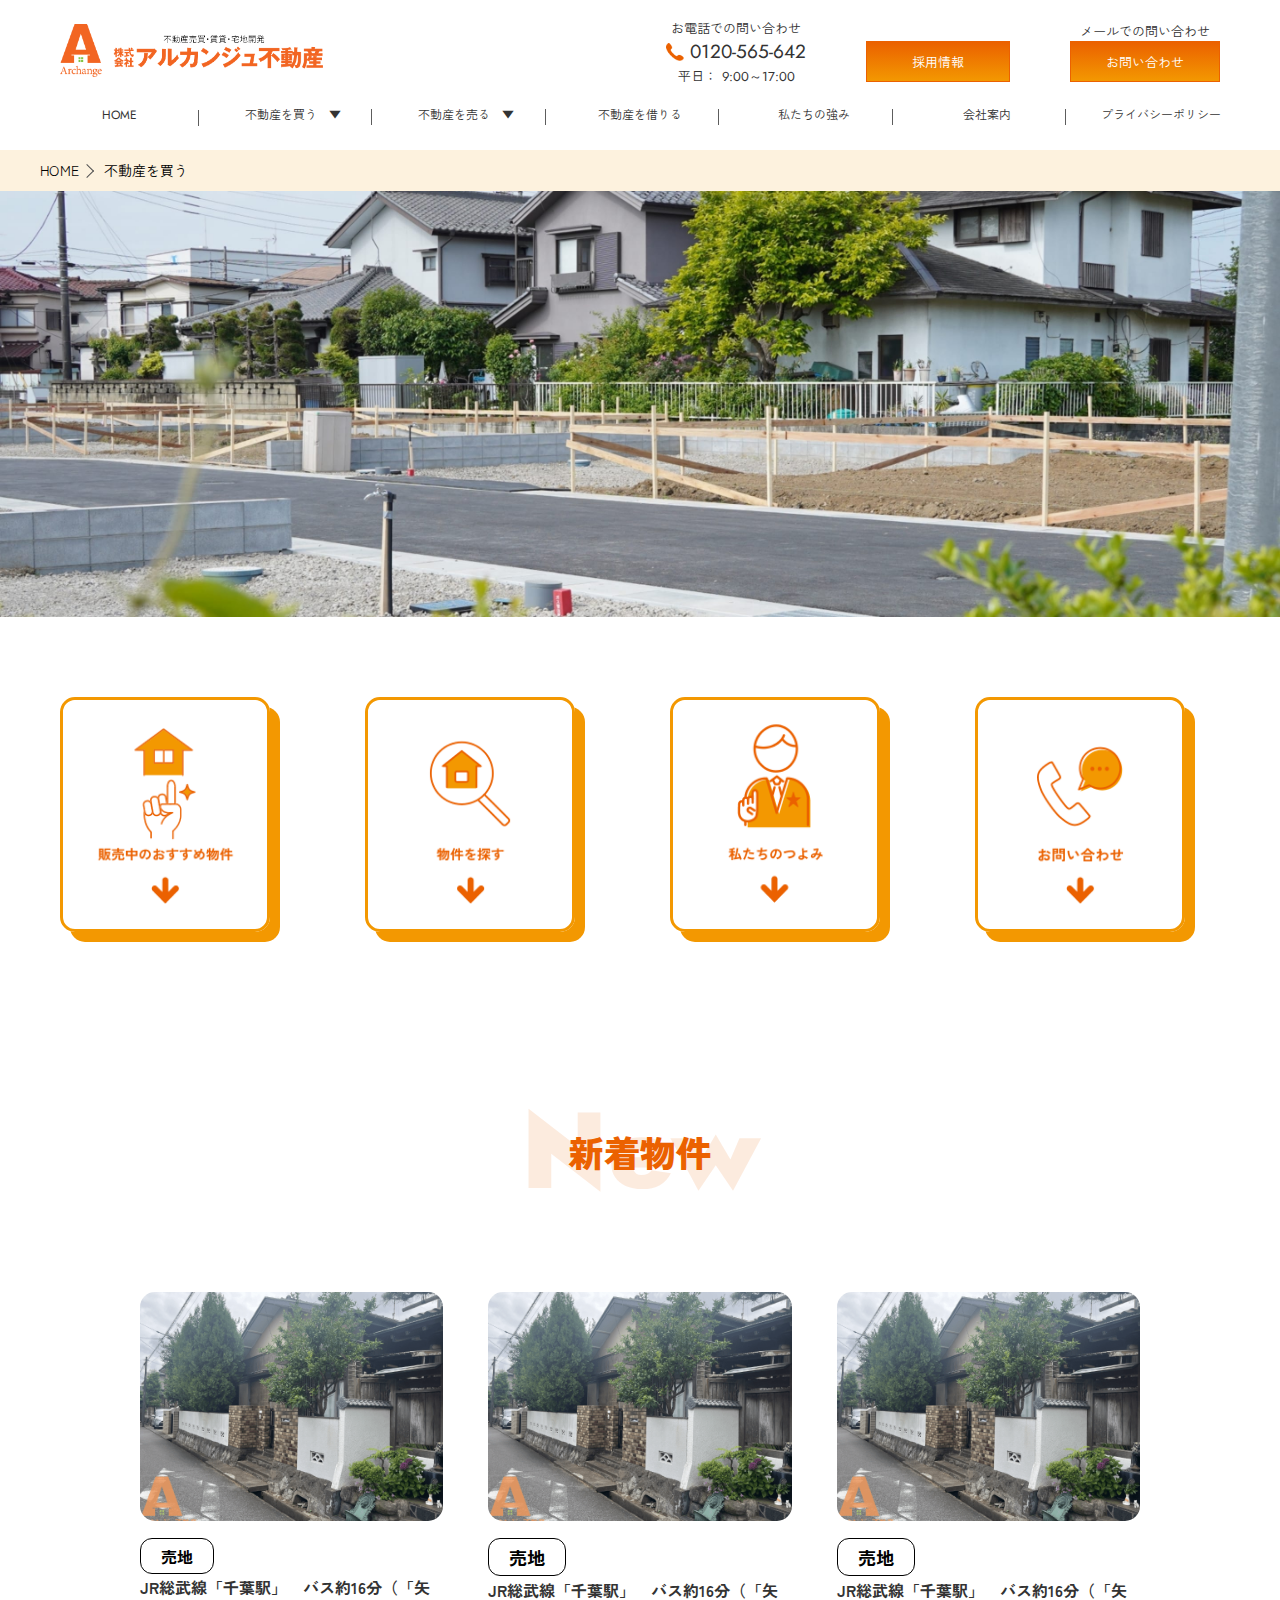
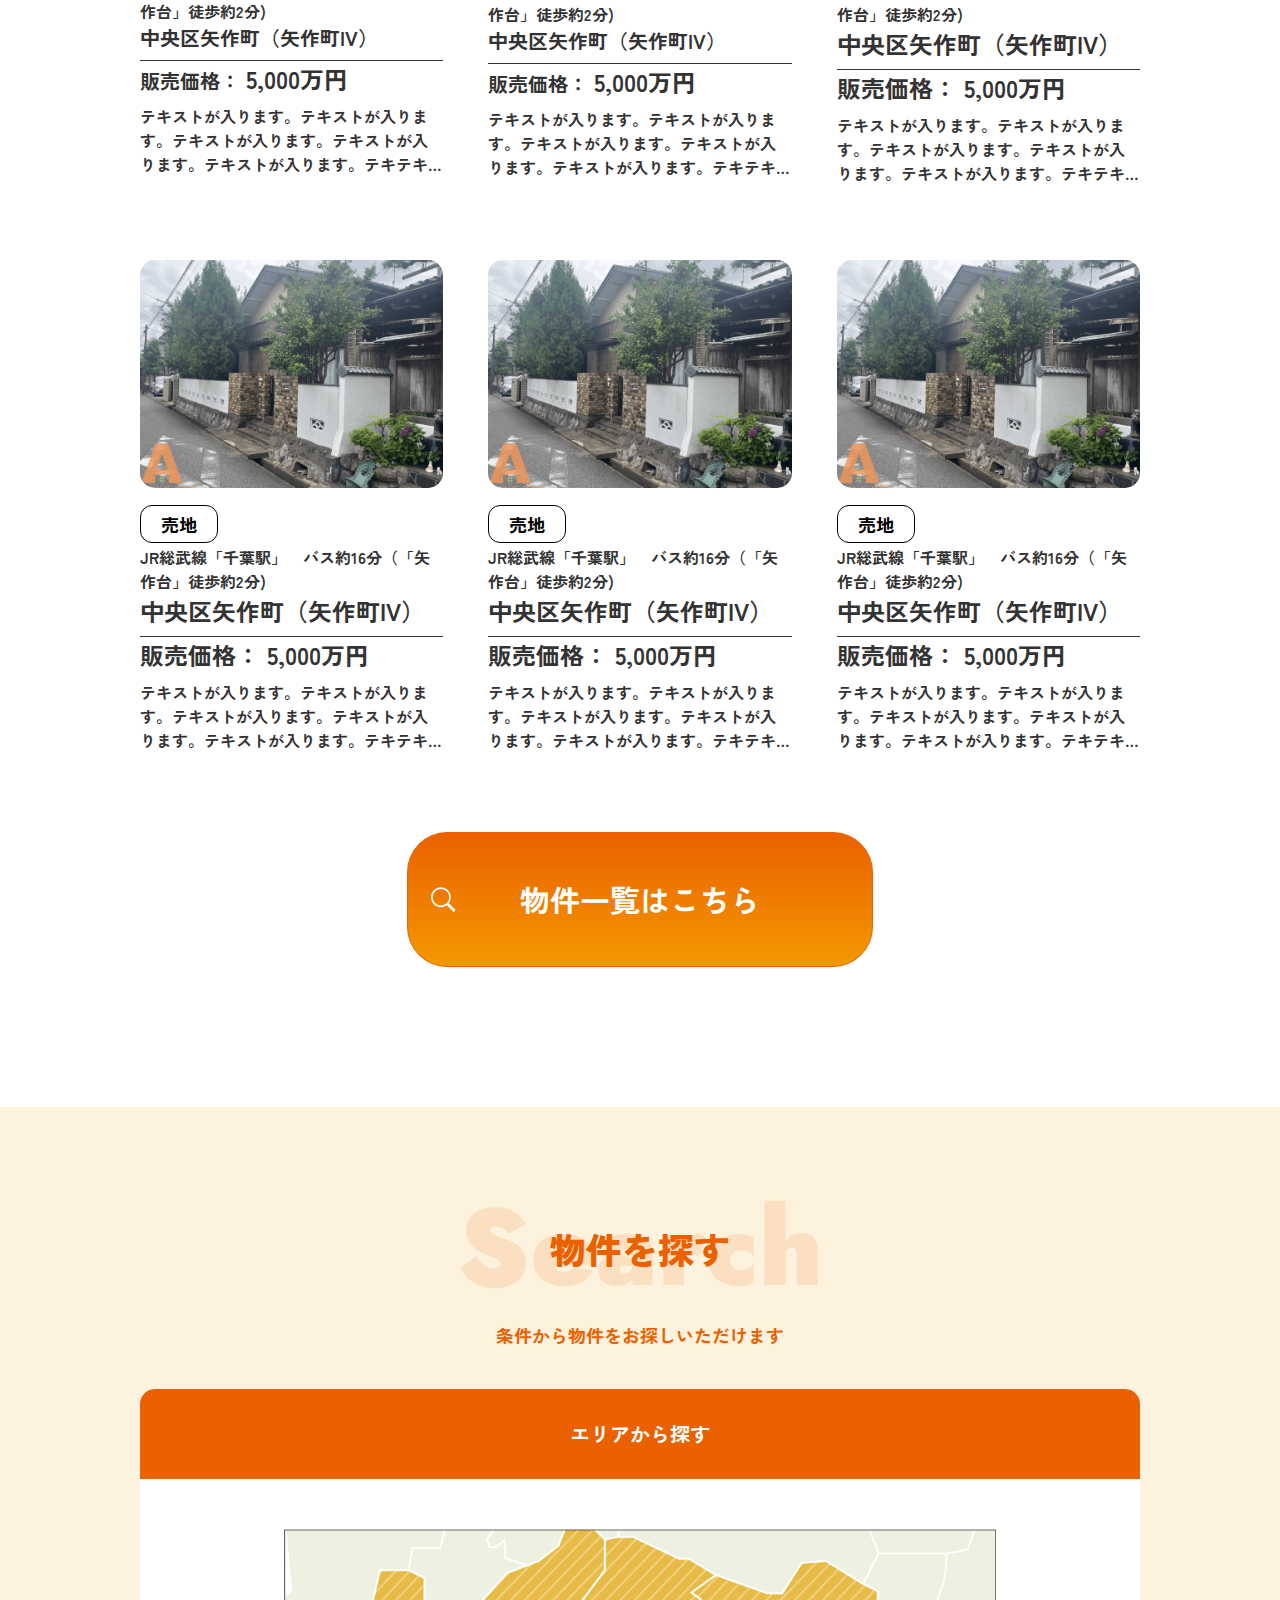
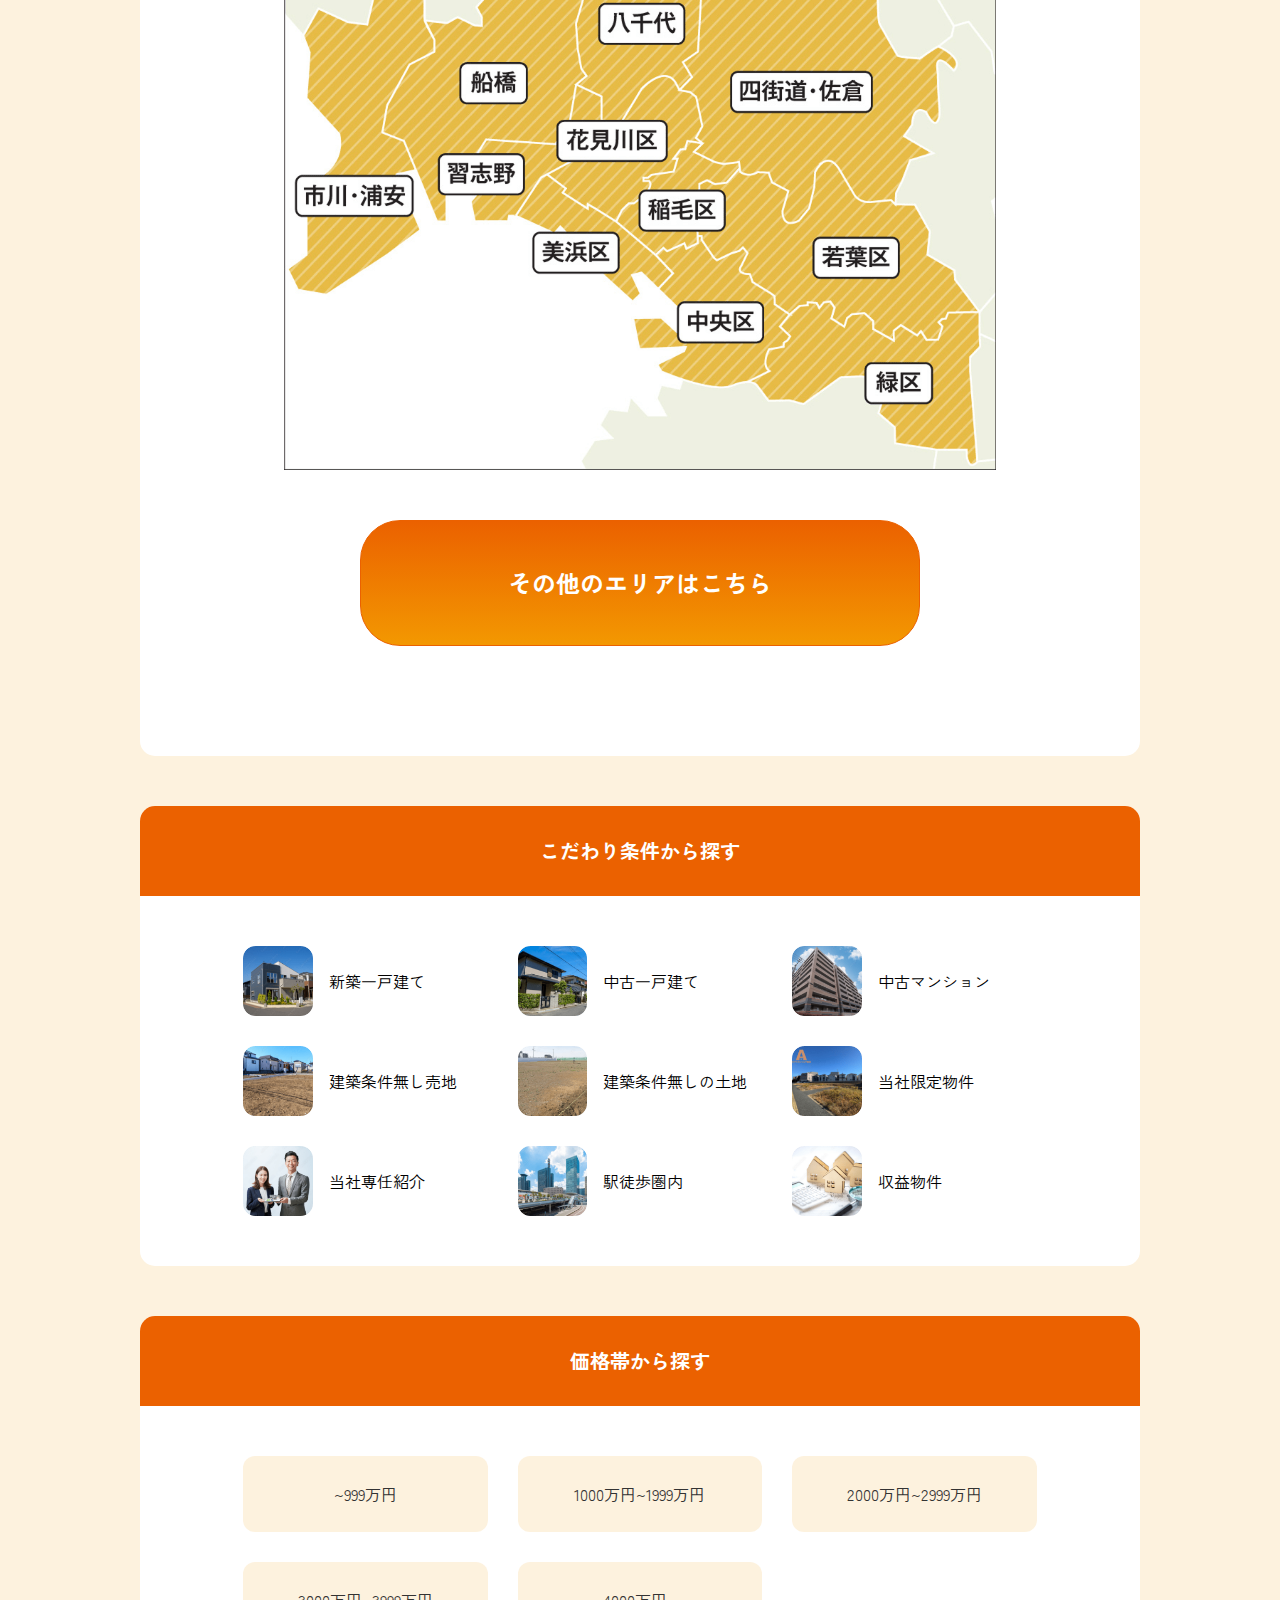
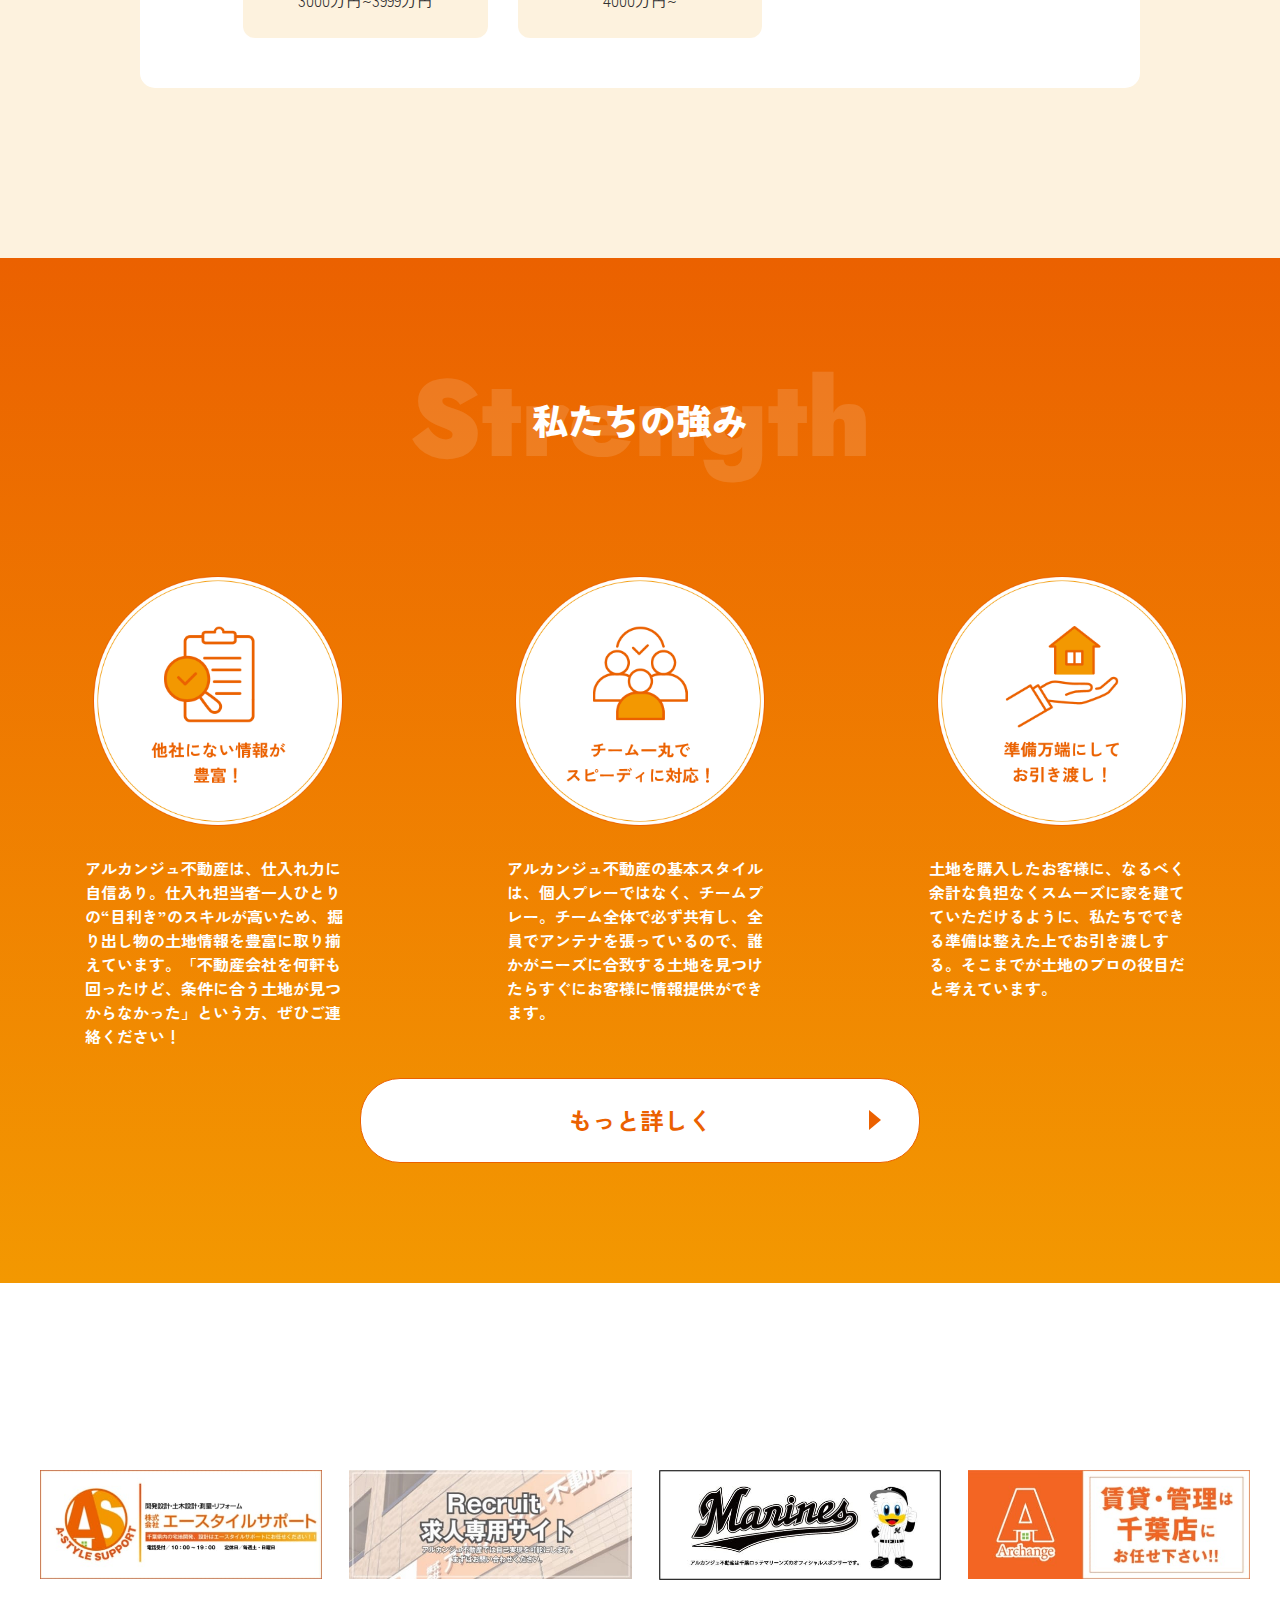
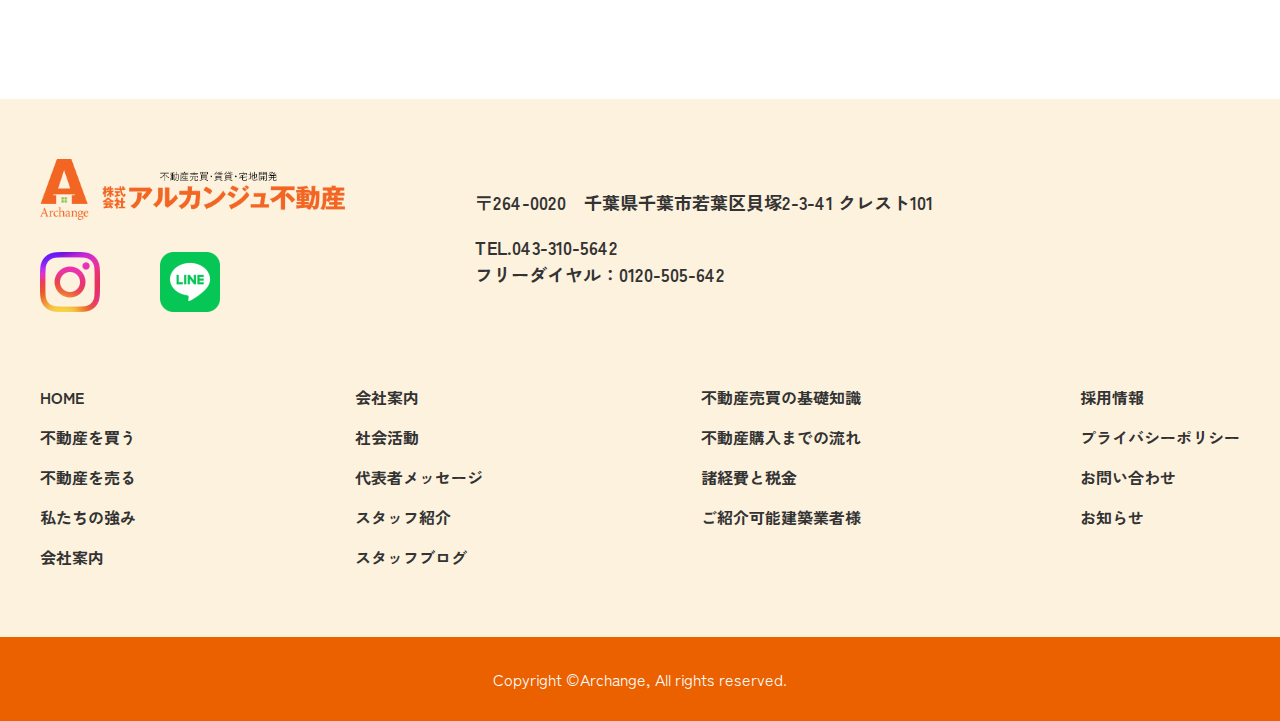
<file: page-Buying.html>
<!DOCTYPE html>
<html lang="ja">
<head>
  <meta charset="UTF-8" />
  <meta name="viewport" content="width=device-width,initial-scale=1.0" />
  <meta name="format-detection" content="telephone=no" />
  <!-- meta情報 -->
  <title>不動産を買う|アルカンジュ不動産</title>
  <meta name="description" content="" />
  <meta name="keywords" content="" />
  <!-- ogp -->
  <meta property="og:title" content="" />
  <meta property="og:type" content="" />
  <meta property="og:url" content="" />
  <meta property="og:image" content="" />
  <meta property="og:site_name" content="" />
  <meta property="og:description" content="" />
  <!-- ファビコン -->
  <link rel="”icon”" href="" />
  <!-- font -->
  <link rel="preconnect" href="https://fonts.googleapis.com">
  <link rel="preconnect" href="https://fonts.gstatic.com" crossorigin>
  <link href="https://fonts.googleapis.com/css2?family=Jost:ital,wght@0,100..900;1,100..900&family=Zen+Kaku+Gothic+New&display=swap" rel="stylesheet">
  <!-- css -->
  <link rel="stylesheet" href="https://cdn.jsdelivr.net/npm/@splidejs/splide@4.1.4/dist/css/splide.min.css">
  <link rel="stylesheet" href="./css/styles.css">
  <!-- JavaScript -->
  <script src="https://code.jquery.com/jquery-3.6.0.js"></script>
  <script src="https://cdn.jsdelivr.net/npm/@splidejs/splide@4.1.4/dist/js/splide.min.js"></script>
  <script defer src="./js/script.js"></script>
</head>
<body>
  <header>
    <!-- ----------------------------->
    <!--        PC版　ヘッダー       -->
    <!-- ----------------------------->
    <div class="header-pc inner-1920 sp-none">
      <div class="header-top">
        <h1 class="logo header-top__logo">
          <figure>
            <img src="./images/common/logo.png" alt="アルカンジュ不動産のロゴ画像">
          </figure>
        </h1>
        <div class="header-top__right">
          <div class="header-top__tel">
            <div class="header-top__name jpfont-13-normal font-color-bk">
              お電話での問い合わせ
            </div>
            <div class="header-top__btn--tel egfont-19-normal font-color-bk">
              <a href="tel:0120505642">
                <img src="./images/common/header-tel.png" alt="電話のアイコン">
                <span class="egfont-19-normal font-color-bk">0120-565-642</span>
              </a>
            </div>
            <div class="header-top__opentime jpfont-18-normal">
              <span class="jpfont-13-normal font-color-bk">平日：</span>
              <span class="egfont-13-normal font-color-bk">9:00～17:00</span>
          
            </div>
          </div>
          <div class="header-top__saiyo">
            <div class="btn bg-orange-btn header-top__btn header-top__btn--saiyo ">
              <a href="">
                <span class="jpfont-13-normal ">採用情報</span>
              </a>
            </div>
          </div>
          <div class="header-top__contact">
            <div class="header-top__name jpfont-13-normal font-color-bk">
              メールでの問い合わせ
            </div>
            <div class="btn bg-orange-btn header-top__btn header-top__btn--contact">
              <a href="">
                <span class="jpfont-13-normal">お問い合わせ</span>
              </a>
            </div>
          </div>
        </div>
      </div>
      <div class="header-nav header-nav-pc">
        <div class="header-nav__item header-nav__item--home">
          <a href="" class="egfont-12-normal font-color-bk">
            HOME
          </a>
        </div>
        <div class="header-nav__item">
          <a href="page-Buying.html"  class="jpfont-12-normal font-color-bk">
            不動産を買う　▼
          </a>
        </div>
        <div class="header-nav__item">
          <a href="" class="jpfont-12-normal font-color-bk">
            不動産を売る　▼
          </a>
        </div>
        <div class="header-nav__item">
          <a href="" class="jpfont-12-normal font-color-bk">
            不動産を借りる
          </a>
        </div>
        <div class="header-nav__item">
          <a href="" class="jpfont-12-normal font-color-bk">
            私たちの強み
          </a>
        </div>
        <div class="header-nav__item">
          <a href="" class="jpfont-12-normal font-color-bk">
            会社案内
          </a>
        </div>
        <div class="header-nav__item header-nav__item--end">
          <a href="" class="jpfont-12-normal font-color-bk">
            プライバシーポリシー
          </a>
        </div>
      </div>
    </div>
    <!-- ----------------------------->
    <!--        sp版　ヘッダー       -->
    <!-- ----------------------------->
    <div class="header-sp pc-none">
      <div class="header-sp__wrapper">
        <h1 class="logo header-sp__logo">
          <figure>
            <img src="./images/topsp/logo.png" alt="アルカンジュ不動産のロゴ画像">
          </figure>
        </h1>
        <div class="drawer-menu" id="MenuButton">
          <div class="drawer-menu__btn" >
            <span class="drawer-menu__btn--line"></span>
            <span class="drawer-menu__btn--line"></span>
          </div>
        </div>
      </div>
    </div>
  </header>
  <div class="header-sp-nav  js-drawer-open">
    <ul class="header-sp-nav__list">
      <li class="header-sp-nav__item"><a href="" class="jpfont-14-normal"  >不動産を買う</a></li>
      <li class="header-sp-nav__item"><a href="" class="jpfont-14-normal" >不動産を売る</a></li>
      <li class="header-sp-nav__item"><a href="" class="jpfont-14-normal" >不動産を借りる</a></li>
      <li class="header-sp-nav__item"><a href="" class="jpfont-14-normal" >私たちの強み</a></li>
      <li class="header-sp-nav__item"><a href="" class="jpfont-14-normal" >会社案内</a></li>
      <li class="header-sp-nav__item"><a href="" class="jpfont-14-normal" >プライバシーポリシー</a></li>
    </ul>
    <div class="header-sp-top__right">
      <div class="header-sp-top__tel">
        <div class="header-sp-top__name jpfont-13-normal font-color-bk">
          お電話での問い合わせ
        </div>
        <div class="header-top__btn--tel egfont-19-normal font-color-bk">
          <a href="tel:0120505642">
            <img src="./images/common/header-tel.png" alt="電話のアイコン">
            <span class="egfont-19-normal font-color-bk">0120-565-642</span>
          </a>
        </div>
        <div class="header-top__opentime jpfont-18-normal">
          <span class="jpfont-13-normal font-color-bk">平日：</span>
          <span class="egfont-13-normal font-color-bk">9:00～17:00</span>
      
        </div>
      </div>
      <div class="header-top__contact header-sp-top__contact">
        <div class="header-top__name jpfont-13-normal font-color-bk">
          メールでの問い合わせ
        </div>
        <div class="btn bg-orange-btn header-top__btn header-top__btn--contact">
          <a href="">
            <!-- <img src="./images/common/header-mail.png" alt="メールお問い合わせの画像"> -->
            <span class="jpfont-13-normal">お問い合わせ</span>
          </a>
        </div>
      </div>
      <div class="header-top__saiyo header-sp-top__saiyo">
        <div class="btn bg-orange-btn header-top__btn header-top__btn--saiyo ">
          <a href="">
            <span class="jpfont-13-normal ">採用情報</span>
          </a>
        </div>
      </div>
    </div>
  </div>
  <main>
    <div class="breadcrumb bg-orange">
      <ul class="breadcrumb__unit inner-1200">
        <li class="breadcrumb__list">
          <a href="">
              HOME
          </a>
        </li>
        <li class="breadcrumb__list">
          <a href="">
              不動産を買う
          </a>
        </li>
        
      </ul>
    </div>
    <!-- ----------------------------->
    <!--      下層メインビュー       -->
    <!-- ----------------------------->
    <section class="mv">
      <figure class="mv__img">
        <img src="./images/Buying/mv-Buying01.jpg" alt="メインビューの画像">
      </figure>
    </section>
      <!-- ----------------------------->
      <!--  ファーストビュー下のバナー   -->
      <!-- ----------------------------->
      <section class="fv-banners">
        <div class="inner-1200">
          <ul class="fv-banner">
            <li class="fv-banner__list">
              <a href="#">
                <img class="pc-img" src="./images/Buying/mvbanner-Buying01.png" alt="販売中のおススメ物件">
                <img class="sp-img" src="./images/Buying/sp/mvbanner-Buyingsp01.png" alt="販売中のおススメ物件">
              </a>
            </li>
            <li class="fv-banner__list">
              <a href="#">
                <img class="pc-img" src="./images/Buying/mvbanner-Buying02.png" alt="物件を探す画像">
                <img class="sp-img" src="./images/Buying/sp/mvbanner-Buyingsp02.png" alt="物件をさがす画像">
              </a>
            </li>
            <li class="fv-banner__list">
              <a href="#">
                <img class="pc-img" src="./images/Buying/mvbanner-Buying03.png" alt="私たちの強みの画像">
                <img class="sp-img" src="./images/Buying/sp/mvbanner-Buyingsp03.png" alt="私たちの強みの画像">
              </a>
            </li>
            <li class="fv-banner__list">
              <a href="#">
                <img class="pc-img" src="./images/Buying/mvbanner-Buying04.png" alt="お問い合わせへの画像">
                <img class="sp-img" src="./images/Buying/sp/mvbanner-Buyingsp04.png" alt="お問い合わせへの画像">
              </a>
            </li>
          </ul>
          
        </div>
      </section>
      <!-- ----------------------------->
      <!-- 　　　　 新着物件　　　　   -->
      <!-- ----------------------------->
      <section  id="new-residence" class="new-residence">
        <div class="inner-1000">
            <h2 class="section__title text-center">
                <div class="section__title--eg egfont-108-black">New</div>
                <div class="section__title--jp jpfont-36-black font-color-or">新着物件</div>
            </h2>
            <ul class="card01 new-residence__card">
                <li class="card01__list">
                  <a href="card01__link">
                    <figure class="card01__img">
                      <img src="./images/TOP/card01-01.png" alt="">
                    </figure>
                    <div class="card01__contents">
                      <span class="card01__category jpfont-16-bold ">売地</span>
                      <div class="card01__train jpfont-16-bold font-color-bk">JR総武線「千葉駅」　バス約16分（「矢作台」徒歩約2分)</div>
                      <div class="card01__place-title jpfont-20-bold font-color-bk">中央区矢作町（矢作町IV）</div>
                      <div class="card01__price jpfont-20-bold font-color-bk">販売価格： <span class="card01__price--money jpfont-24-bold"> 5,000万円</span></div>
                      <div class="card01__text jpfont-16-bold font font-color-bk">テキストが入ります。テキストが入ります。テキストが入ります。テキストが入ります。テキストが入ります。テキテキストが入ります。テキストが入ります。</div>
                    </div>
                  </a>
                </li>
                <li class="card01__list">
                  <figure class="card01__img">
                    <img src="./images/TOP/card01-01.png" alt="">
                  </figure>
                  <div class="card01__contents">
                    <span class="card01__category jpfont-18-bold">売地</span>
                    <div class="card01__train jpfont-16-bold font-color-bk">JR総武線「千葉駅」　バス約16分（「矢作台」徒歩約2分)</div>
                    <div class="card01__place-title jpfont-20-bold font-color-bk">中央区矢作町（矢作町IV）</div>
                    <div class="card01__price jpfont-20-bold font-color-bk">販売価格： <span class="card01__price--money jpfont-24-bold"> 5,000万円</span></div>
                    <div class="card01__text jpfont-16-bold font font-color-bk">テキストが入ります。テキストが入ります。テキストが入ります。テキストが入ります。テキストが入ります。テキテキストが入ります。テキストが入ります。</div>
                  </div>
                </li>
                <li class="card01__list">
                  <figure class="card01__img">
                    <img src="./images/TOP/card01-01.png" alt="">
                  </figure>
                  <div class="card01__contents">
                    <span class="card01__category jpfont-18-bold ">売地</span>
                    <div class="card01__train jpfont-16-bold font-color-bk">JR総武線「千葉駅」　バス約16分（「矢作台」徒歩約2分)</div>
                    <div class="card01__place-title jpfont-24-bold font-color-bk">中央区矢作町（矢作町IV）</div>
                    <div class="card01__price jpfont-24-bold font-color-bk">販売価格： <span class="card01__price--money jpfont-24-bold"> 5,000万円</span></div>
                    <div class="card01__text jpfont-16-bold font font-color-bk">テキストが入ります。テキストが入ります。テキストが入ります。テキストが入ります。テキストが入ります。テキテキストが入ります。テキストが入ります。</div>
                  </div>
                </li>
                <li class="card01__list">
                  <figure class="card01__img">
                    <img src="./images/TOP/card01-01.png" alt="">
                  </figure>
                  <div class="card01__contents">
                    <span class="card01__category jpfont-18-bold ">売地</span>
                    <div class="card01__train jpfont-16-bold font-color-bk">JR総武線「千葉駅」　バス約16分（「矢作台」徒歩約2分)</div>
                    <div class="card01__place-title jpfont-24-bold font-color-bk">中央区矢作町（矢作町IV）</div>
                    <div class="card01__price jpfont-24-bold font-color-bk">販売価格： <span class="card01__price--money jpfont-24-bold"> 5,000万円</span></div>
                    <div class="card01__text jpfont-16-bold font font-color-bk">テキストが入ります。テキストが入ります。テキストが入ります。テキストが入ります。テキストが入ります。テキテキストが入ります。テキストが入ります。</div>
                  </div>
                </li>
                <li class="card01__list">
                  <figure class="card01__img">
                    <img src="./images/TOP/card01-01.png" alt="">
                  </figure>
                  <div class="card01__contents">
                    <span class="card01__category jpfont-18-bold ">売地</span>
                    <div class="card01__train jpfont-16-bold font-color-bk">JR総武線「千葉駅」　バス約16分（「矢作台」徒歩約2分)</div>
                    <div class="card01__place-title jpfont-24-bold font-color-bk">中央区矢作町（矢作町IV）</div>
                    <div class="card01__price jpfont-24-bold font-color-bk">販売価格： <span class="card01__price--money jpfont-24-bold"> 5,000万円</span></div>
                    <div class="card01__text jpfont-16-bold font font-color-bk">テキストが入ります。テキストが入ります。テキストが入ります。テキストが入ります。テキストが入ります。テキテキストが入ります。テキストが入ります。</div>
                  </div>
                </li>
                <li class="card01__list">
                  <figure class="card01__img">
                    <img src="./images/TOP/card01-01.png" alt="">
                  </figure>
                  <div class="card01__contents">
                    <span class="card01__category jpfont-18-bold ">売地</span>
                    <div class="card01__train jpfont-16-bold font-color-bk">JR総武線「千葉駅」　バス約16分（「矢作台」徒歩約2分)</div>
                    <div class="card01__place-title jpfont-24-bold font-color-bk">中央区矢作町（矢作町IV）</div>
                    <div class="card01__price jpfont-24-bold font-color-bk">販売価格： <span class="card01__price--money jpfont-24-bold"> 5,000万円</span></div>
                    <div class="card01__text jpfont-16-bold font font-color-bk">テキストが入ります。テキストが入ります。テキストが入ります。テキストが入ります。テキストが入ります。テキテキストが入ります。テキストが入ります。</div>
                  </div>
                </li>

            </ul>
            <div class="btn top560-btn bg-orange-btn buy-serch__btn">
              <a href="">
                <svg class="buy-serch__btn--icon" xmlns="http://www.w3.org/2000/svg" viewBox="0 0 32 32" fill="currentColor" width="27" height="33">
                  <path d="M28.954 27.546l-7.828-7.828a11.466 11.466 0 002.349-6.954C23.475 6.346 18.129 1 11.738 1S0 6.346 0 12.764c0 6.392 5.346 11.738 11.738 11.738 2.596 0 5.017-.849 6.954-2.348l7.828 7.827a1.015 1.015 0 001.434-1.434zM2.03 12.764c0-5.38 4.375-9.754 9.754-9.754 5.38 0 9.754 4.374 9.754 9.754 0 5.38-4.374 9.754-9.754 9.754-5.38 0-9.754-4.374-9.754-9.754z"/>
                </svg>
                <span class="top560-btn__text jpfont-30-bold">物件一覧はこちら</span>
              </a>
            </div>
        </div>
      </section>
      <!-- ----------------------------->
      <!-- 　　　　 物件を探す　　　　   -->
      <!-- ----------------------------->
      <section id="Search" class="Search bg-orange">
        <div class="inner-1000">
            <h2 class="section__title text-center">
                <div class="section__title--eg egfont-108-black">Search</div>
                <div class="section__title--jp jpfont-36-black font-color-or">物件を探す</div>
                <p class="section__title--text section__searchtitle--text jpfont-18-bold font-color-or">条件から物件をお探しいただけます</p>
            </h2>
            <!-- ＊＊＊＊＊＊＊＊＊＊＊＊＊＊＊＊＊＊ -->
            <!-- 　　　　　エリアからさがす　　　　 -->
            <!-- ＊＊＊＊＊＊＊＊＊＊＊＊＊＊＊＊＊＊ -->
            <div class="search-unit area-search">
              <div class="search-unit__title">
                <span class="jpfont-20-bold font-color-wh">エリアから探す</span>
              </div>
              <!-- ーーーーーーーーーーーーーー -->
              <!-- 　　　イメージマップ　　　　 -->
              <!-- ーーーーーーーーーーーーーー -->
              <div class="image-areamap">
                <img src="/images/Buying/image-area-map.png" usemap="#ImageMap" alt="" />
                <map name="ImageMap">
                  <area shape="poly" coords="132,300,40,362,14,358,8,341,23,327,24,291,14,284,16,248,42,244,57,214,55,202,23,168,24,123,20,109,36,81,63,92,82,95,98,42,127,43,143,52,141,92,153,113,152,123,126,135,102,180,97,204,120,211,130,239,114,245,126,249,128,280,128,280" href="#new-residence" alt="市川・浦安のエリア画像" />
                  <area shape="poly" coords="155,292,123,212,102,203,106,180,127,134,152,124,152,108,144,94,161,96,177,91,200,100,202,83,197,80,231,43,273,22,278,17,284,2,312,2,324,11,323,41,300,74,292,94,298,140,303,146,295,154,288,188,275,191,274,214,205,211,193,223,158,223,155,265,162,267,164,290,155,291,154,284" href="#" alt="船橋のエリア画像" />
                  <area shape="poly" coords="231,292,192,291,189,275,196,264,157,264,158,226,193,225,204,209,273,216,278,193,290,191,295,156,319,166,319,191,287,190,276,191,273,217,278,236,259,247,234,286,234,286" href="#" alt="習志野のエリア画像" />
                  <area shape="poly" coords="340,189,320,187,318,162,294,153,305,146,296,119,291,96,300,70,322,40,323,12,349,8,391,29,409,30,432,45,408,60,418,70,414,121,398,131,405,147,398,157,381,144,354,160,340,188,340,187" href="#" alt="八千代エリア画像" />
                  <area shape="poly" coords="394,160,383,148,364,155,340,192,281,193,277,231,289,231,265,246,282,259,282,265,305,277,334,291,356,271,366,257,360,248,391,242,391,231,388,228,401,218,405,213,416,210,417,200,413,169,397,159,387,150,387,150" href="#" alt="花見区エリアの画像" />
                  <area shape="poly" coords="375,356,358,343,347,347,356,367,347,370,323,344,249,342,252,303,267,299,234,282,264,247,278,257,280,264,303,279,308,276,390,342,375,356,344,331" href="#commit" alt="美浜区のエリア画像" />
                  <area shape="poly" coords="415,312,403,318,403,311,385,322,379,318,372,324,337,294,346,280,359,275,360,265,367,251,362,250,368,247,391,244,396,231,399,222,405,216,415,217,408,223,436,235,455,235,455,239,445,250,435,254,427,251,415,256,414,260,438,263,439,300,411,300,412,309,280,264" href="#" alt="稲毛区エリア画像" />
                  <area shape="poly" coords="468,449,439,457,383,442,377,436,405,417,358,417,353,390,381,390,397,394,397,379,380,357,389,345,377,325,406,320,418,310,427,327,461,323,453,341,466,345,470,355,488,367,507,385,498,396,505,405,499,415,485,419,484,440,467,449,467,449" href="#" alt="中央区エリア画像" />
                  <area shape="poly" coords="608,270,580,270,550,233,543,230,529,238,525,277,512,294,500,291,500,286,506,260,489,252,484,243,457,242,454,231,438,230,413,221,423,215,416,207,420,192,412,166,399,161,411,146,401,133,418,121,420,70,413,61,432,47,494,69,516,37,543,33,592,61,594,92,613,125,642,130,655,119,672,134,670,136,656,131,654,190,637,179,627,195,620,207,645,222,624,230,615,266,608,269,608,265" href="#commit" alt="四街道・佐倉エリア画像" />
                  <area shape="poly" coords="691,380,663,382,662,388,652,392,655,398,652,409,642,408,640,400,633,403,615,395,609,399,608,409,591,398,583,382,568,386,558,399,551,388,552,372,544,370,534,376,524,371,506,383,492,372,492,363,470,350,467,343,458,339,464,321,460,316,427,323,416,303,441,301,441,260,416,258,417,254,420,251,431,255,445,255,455,242,464,247,471,245,483,245,488,255,501,262,497,284,503,293,508,293,521,289,526,281,531,266,532,243,540,234,547,232,556,242,577,273,608,271,612,278,629,278,644,300,643,325,670,341,670,351,693,380,578,340" href="#price" alt="若葉区エリア画像" />
                  <area shape="poly" coords="692,531,684,432,698,417,696,384,665,383,664,390,658,392,663,398,657,410,641,411,638,403,634,406,619,399,614,403,612,412,589,402,587,395,581,386,571,388,563,399,546,392,546,377,544,375,538,378,530,375,519,380,501,399,507,411,504,415,504,418,488,422,487,442,484,430,489,445,468,454,483,469,510,472,521,474,556,447,581,449,584,474,600,475,598,484,610,497,614,514,655,523,686,519,686,535,686,535" href="#" alt="緑区" />
                </map>
              </div>

              <div class="btn top560-btn bg-orange-btn buy-serch__btn another-area__btn">
                <a href="">
                  <span class="top560-btn__text jpfont-24-bold">その他のエリアはこちら</span>
                </a>
              </div>
            </div>
            

  
            <!-- ＊＊＊＊＊＊＊＊＊＊＊＊＊＊＊＊＊＊ -->
            <!-- 　　　こだわり条件からさがす　　　　 -->
            <!-- ＊＊＊＊＊＊＊＊＊＊＊＊＊＊＊＊＊＊ -->
            <div class="search-unit commit-search" id="commit">
                <div class="search-unit__title">
                  <span class="jpfont-20-bold font-color-wh">こだわり条件から探す</span>
                </div>
                <div class="commit-search__contents">
                    <ul class="commit-search__unit">
                        <li class="commit-search__item">
                          <a href="">
                            <img class="commit-search__img" src="./images/Buying/commit/commit-search01.png" alt="">
                            <div class="comimit-search__text">
                              新築一戸建て
                            </div>
                          </a>
                        </li>
                        <li class="commit-search__item">
                          <a href="">
                            <img class="commit-search__img" src="./images/Buying/commit/commit-search02.png" alt="">
                            <div class="comimit-search__text">
                              中古一戸建て
                            </div>
                          </a>
                        </li>
                        <li class="commit-search__item">
                          <a href="">
                            <img class="commit-search__img" src="./images/Buying/commit/commit-search03.png" alt="">
                            <div class="comimit-search__text">
                              中古マンション
                            </div>
                          </a>
                        </li>
                        <li class="commit-search__item">
                          <a href="">
                            <img class="commit-search__img" src="./images/Buying/commit/commit-search04.png" alt="">
                            <div class="comimit-search__text">
                              建築条件無し売地
                            </div>
                          </a>
                        </li>
                        <li class="commit-search__item">
                          <a href="">
                            <img class="commit-search__img" src="./images/Buying/commit/commit-search05.png" alt="">
                            <div class="comimit-search__text">
                              建築条件無しの土地
                            </div>
                          </a>
                        </li>
                        <li class="commit-search__item">
                          <a href="">
                            <img class="commit-search__img" src="./images/Buying/commit/commit-search06.png" alt="">
                            <div class="comimit-search__text">
                              当社限定物件
                            </div>
                          </a>
                        </li>
                        <li class="commit-search__item">
                          <a href="">
                            <img class="commit-search__img" src="./images/Buying/commit/commit-search07.png" alt="">
                            <div class="comimit-search__text">
                              当社専任紹介
                            </div>
                          </a>
                        </li>
                        <li class="commit-search__item">
                          <a href="">
                            <img class="commit-search__img" src="./images/Buying/commit/commit-search08.png" alt="">
                            <div class="comimit-search__text">
                              駅徒歩圏内
                            </div>
                          </a>
                        </li>
                        <li class="commit-search__item">
                          <a href="">
                            <img class="commit-search__img" src="./images/Buying/commit/commit-search09.png" alt="">
                            <div class="comimit-search__text">
                              収益物件
                            </div>
                          </a>
                        </li>
                    </ul>
                </div>
            </div>
            <!-- ＊＊＊＊＊＊＊＊＊＊＊＊＊＊＊＊＊＊ -->
            <!-- 　　　　価格帯からさがす　　　　　　 -->
            <!-- ＊＊＊＊＊＊＊＊＊＊＊＊＊＊＊＊＊＊ -->
            <div class="search-unit price-search " id="price">
                <div class="search-unit__title"> <span class="jpfont-20-bold font-color-wh">価格帯から探す</span></div>
                <div class="price-search__contents">
                    <ul class="price-search__unit">
                        <li class="price-search__list"><a href="">~999万円</a></li>
                        <li class="price-search__list"><a href="">1000万円~1999万円</a></li>
                        <li class="price-search__list"><a href="">2000万円~2999万円</a></li>
                        <li class="price-search__list"><a href="">3000万円~3999万円</a></li>
                        <li class="price-search__list"><a href="">4000万円~</a></li>
                    </ul>
                </div>
            </div>

          </div>
      </section>
      <!-- ----------------------------->
      <!--      　　私たちの強み　      -->
      <!-- ----------------------------->
      <section class="Strength-top Strength-top-lower vivid-orange" id="Strength">
        <div class="inner-1200">
          <h2 class="section__title  section__title--news text-center">
            <div class="section__title--eg egfont-108-black font-color-wh--13">Strength</div>
            <div class="section__title--jp jpfont-36-black font-color-wh">私たちの強み</div>
          </h2>
          <div class="Strength-top__contents">
            <ul class="group01">
              <li class="group01__list">
                <figure class="group01__circle">
                  <img src="./images/TOP/group-circle01-01.png" alt="私たちの強みアイコン01">
                </figure>
                <div class="group01__text jpfont-16-bold font-color-wh">
                  アルカンジュ不動産は、仕入れ力に自信あり。仕入れ担当者一人ひとりの“目利き”のスキルが高いため、掘り出し物の土地情報を豊富に取り揃えています。「不動産会社を何軒も回ったけど、条件に合う土地が見つからなかった」という方、ぜひご連絡ください！
                </div>
              </li>
              <li class="group01__list">
                <div class="group01__circle">
                  <img src="./images/TOP/group-circle01-02.png" alt="私たちの強みアイコン02">
                </div>
                <div class="group01__text jpfont-16-bold font-color-wh">
                  アルカンジュ不動産の基本スタイルは、個人プレーではなく、チームプレー。チーム全体で必ず共有し、全員でアンテナを張っているので、誰かがニーズに合致する土地を見つけたらすぐにお客様に情報提供ができます。
                </div>
              </li>
              <li class="group01__list">
                <div class="group01__circle">
                  <img src="./images/TOP/group-circle01-03.png" alt="私たちの強みアイコン03">
                </div>
                <div class="group01__text jpfont-16-bold font-color-wh">
                  土地を購入したお客様に、なるべく余計な負担なくスムーズに家を建てていただけるように、私たちでできる準備は整えた上でお引き渡しする。そこまでが土地のプロの役目だと考えています。
                </div>
              </li>
            </ul>
          </div>        
      </div>
      <div class="inner-1920">
        <button class="btn top560-btn bg-white-btn Strength-btn ">
          <a href="">
            <span class="top560-btn__text  jpfont-24-bold ">もっと詳しく</span>
          </a>
        </button>
        
      </div>
      </section>
    <!-- ----------------------------->
    <!--    　フッター上のバナー　　  -->
    <!-- ----------------------------->
    <section class="banner">
      <div class="inner-1200">
        <ul class="banner__unit">
          <li class="banner__list">
            <img src="./images/TOP/banner01.jpg" alt="">
          </li>
          <li class="banner__list">
            <img src="./images/TOP/banner02.jpg" alt="">
          </li>
          <li class="banner__list">
            <img src="./images/TOP/banner03.jpg" alt="">
          </li>
          <li class="banner__list">
            <img src="./images/TOP/banner04.jpg" alt="">
          </li>
        </ul>
        
      </div>
    </section>
  </main>
    <!-- ----------------------------->
    <!--    　フッター　　　　　　　  -->
    <!-- ----------------------------->
  <footer class="footer bg-orange">
    <div class="footer__wrapper inner-1200">
      <div class="pagetop">
        <a href="#">
          <img src="./images/common/page-top.png" alt="">
        </a>
      </div>
      <div class="footer__contents">
        <div class="footer__left">
          <figure class="logo footer__logo">
            <img src="./images/common/logo.png" alt="アルカンジュ不動産のロゴ画像">
          </figure>
          <div class="footer__sns">
            <figure class="footer__icon footer__icon--instagram">
              <a href="">
                <img src="./images/common/Instagram_icon.png" class="footer__iconimg" alt="インスタグラムのアイコン画像">
              </a>
            </figure>
            <figure class="footer__icon footer__icon--line">
              <a href="">
                <img src="./images/common/LINE_icon.png" class="footer__iconimg" alt="インスタグラムのライン画像">
              </a>
            </figure>
          </div>
        </div>
        <div class="footer__shopinfo">
          <div class="footer__address jpfont-18-bold font-color-bk">〒264-0020　千葉県千葉市若葉区貝塚2-3-41 クレスト101</div>
          <div class="footer__tel jpfont-18-bold font-color-bk">TEL.043-310-5642　<br> フリーダイヤル：0120-505-642</div>
        </div>
      </div>
    </div>
    <!-- サイトマップ -->
    <div class="footer-nav inner-1200">
      <ul class="footer-nav__unit colum-04">
        <div class="colum-04__list">
          <li class="footer-nav__item">
            <span class="footer-nav__text jpfont-16-bold font-color-bk font-color-bk">HOME</span>
          </li>
          <li class="footer-nav__item">
            <span class="footer-nav__text jpfont-16-bold font-color-bk">不動産を買う</span>
          </li>
          <li class="footer-nav__item">
            <span class="footer-nav__text jpfont-16-bold font-color-bk">不動産を売る</span>
          </li>
          <li class="footer-nav__item">
            <span class="footer-nav__text jpfont-16-bold font-color-bk">私たちの強み</span>
          </li>
          <li class="footer-nav__item">
            <span class="footer-nav__text jpfont-16-bold font-color-bk">会社案内</span>
          </li>
        </div>
        <div class="colum-04__list">
          <li class="footer-nav__item">
            <span class="footer-nav__text jpfont-16-bold font-color-bk">会社案内</span>
          </li>
          <li class="footer-nav__item">
            <span class="footer-nav__text jpfont-16-bold font-color-bk">社会活動</span>
          </li>
          <li class="footer-nav__item">
            <span class="footer-nav__text jpfont-16-bold font-color-bk">代表者メッセージ</span>
          </li>
          <li class="footer-nav__item">
            <span class="footer-nav__text jpfont-16-bold font-color-bk">スタッフ紹介</span>
          </li>
          <li class="footer-nav__item">
            <span class="footer-nav__text jpfont-16-bold font-color-bk">スタッフブログ</span>
          </li>
        </div>
        <div class="colum-04__list">
          <li class="footer-nav__item">
            <span class="footer-nav__text jpfont-16-bold font-color-bk">不動産売買の基礎知識</span>
          </li>
          <li class="footer-nav__item">
            <span class="footer-nav__text jpfont-16-bold font-color-bk">不動産購入までの流れ</span>
          </li>
          <li class="footer-nav__item">
            <span class="footer-nav__text jpfont-16-bold font-color-bk">諸経費と税金</span>
          </li>
          <li class="footer-nav__item">
            <span class="footer-nav__text jpfont-16-bold font-color-bk">ご紹介可能建築業者様</span>
          </li>
        </div>
        <div class="colum-04__list">
          <li class="footer-nav__item">
            <span class="footer-nav__text jpfont-16-bold font-color-bk">採用情報</span>
          </li>
          <li class="footer-nav__item">
            <span class="footer-nav__text jpfont-16-bold font-color-bk">プライバシーポリシー</span>
          </li>
          <li class="footer-nav__item">
            <span class="footer-nav__text jpfont-16-bold font-color-bk">お問い合わせ</span>
          </li>
          <li class="footer-nav__item">
            <span class="footer-nav__text jpfont-16-bold font-color-bk">お知らせ</span>
          </li>
        </div>
      </ul>
    </div>
    <div class="copyright">
      <span class="copyright__text font-color-wh ">Copyright &copy;Archange, All rights reserved.</span>
    </div>
  </footer>
</body>
</html>
</file>
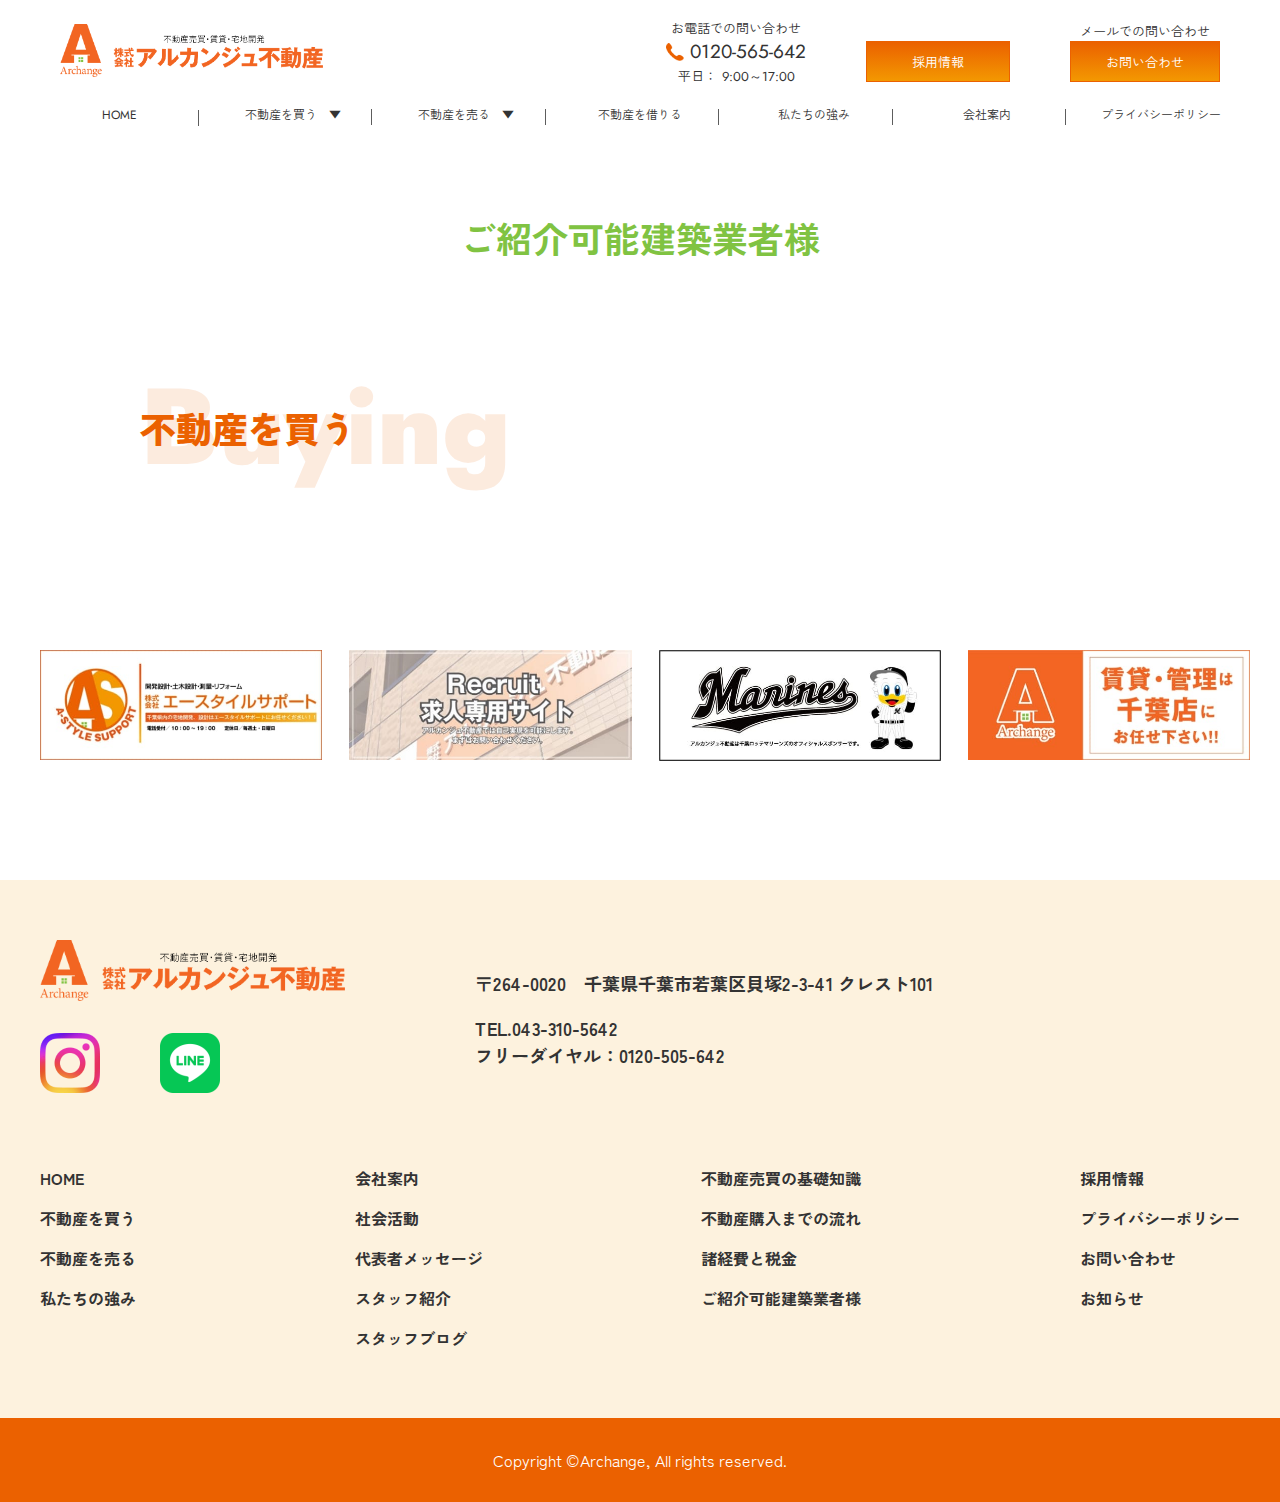
<file: partner.html>
<!DOCTYPE html>
<html lang="ja">
<head>
    <meta charset="UTF-8" />
    <meta name="viewport" content="width=device-width,initial-scale=1.0" />
    <meta name="format-detection" content="telephone=no" />
    <!-- meta情報 -->
    <title>アルカンジュ不動産</title>
    <meta name="description" content="" />
    <meta name="keywords" content="" />
    <!-- ogp -->
    <meta property="og:title" content="" />
    <meta property="og:type" content="" />
    <meta property="og:url" content="" />
    <meta property="og:image" content="" />
    <meta property="og:site_name" content="" />
    <meta property="og:description" content="" />
    <!-- ファビコン -->
    <link rel="”icon”" href="" />
    <!-- font -->
    <link rel="preconnect" href="https://fonts.googleapis.com">
    <link rel="preconnect" href="https://fonts.gstatic.com" crossorigin>
    <link href="https://fonts.googleapis.com/css2?family=Jost:ital,wght@0,100..900;1,100..900&family=Zen+Kaku+Gothic+New:wght@300;400;500;700;900&display=swap" rel="stylesheet">
    <link href="https://fonts.googleapis.com/css2?family=Roboto:ital,wght@0,100..900;1,100..900&display=swap" rel="stylesheet">
    <!-- css -->
    <link rel="stylesheet" href="https://cdn.jsdelivr.net/npm/@splidejs/splide@4.1.4/dist/css/splide.min.css">
    <link rel="stylesheet" href="./css/styles.css">
    <!-- JavaScript -->
    <script src="https://code.jquery.com/jquery-3.6.0.js"></script>
    <script src="https://cdn.jsdelivr.net/npm/@splidejs/splide@4.1.4/dist/js/splide.min.js"></script>
    <script defer src="./js/script_fixed.js"></script>
    <!-- <script defer src="./js/slider.js"></script> -->
</head>
<body>
    <header>
      <!-- ----------------------------->
      <!--        PC版　ヘッダー       -->
      <!-- ----------------------------->
      <header class="header-pc inner-1920 sp-none">
        <div class="header-top">
          <h1 class="logo header-top__logo">
            <figure>
              <img src="./images/common/logo.png" alt="アルカンジュ不動産のロゴ画像">
            </figure>
          </h1>
          <div class="header-top__right">
            <div class="header-top__tel">
              <div class="header-top__name jpfont-13-normal font-color-bk">
                お電話での問い合わせ
              </div>
              <div class="header-top__btn--tel egfont-19-normal font-color-bk">
                <a href="tel:0120505642">
                  <img src="./images/common/header-tel.png" alt="電話のアイコン">
                  <span class="egfont-19-normal font-color-bk">0120-565-642</span>
                </a>
              </div>
              <div class="header-top__opentime jpfont-18-normal">
                <span class="jpfont-13-normal font-color-bk">平日：</span>
                <span class="egfont-13-normal font-color-bk">9:00～17:00</span>
            
              </div>
            </div>
            <div class="header-top__saiyo">
              <div class="btn bg-orange-btn header-top__btn header-top__btn--saiyo ">
                <a href="">
                  <span class="jpfont-13-normal ">採用情報</span>
                </a>
              </div>
            </div>
            <div class="header-top__contact">
              <div class="header-top__name jpfont-13-normal font-color-bk">
                メールでの問い合わせ
              </div>
              <div class="btn bg-orange-btn header-top__btn header-top__btn--contact">
                <a href="">
                  <span class="jpfont-13-normal">お問い合わせ</span>
                </a>
              </div>
            </div>
          </div>
        </div>
        <div class="header-nav header-nav-pc">
          <div class="header-nav__item header-nav__item--home">
            <a href="" class="egfont-12-normal font-color-bk">
              HOME
            </a>
          </div>
          <div class="header-nav__item">
            <a href="page-Buying.html"  class="jpfont-12-normal font-color-bk">
              不動産を買う　▼
            </a>
          </div>
          <div class="header-nav__item">
            <a href="" class="jpfont-12-normal font-color-bk">
              不動産を売る　▼
            </a>
          </div>
          <div class="header-nav__item">
            <a href="" class="jpfont-12-normal font-color-bk">
              不動産を借りる
            </a>
          </div>
          <div class="header-nav__item">
            <a href="" class="jpfont-12-normal font-color-bk">
              私たちの強み
            </a>
          </div>
          <div class="header-nav__item">
            <a href="" class="jpfont-12-normal font-color-bk">
              会社案内
            </a>
          </div>
          <div class="header-nav__item header-nav__item--end">
            <a href="" class="jpfont-12-normal font-color-bk">
              プライバシーポリシー
            </a>
          </div>
        </div>
    </header>
    <!-- ----------------------------->
    <!--        sp版　ヘッダー       -->
    <!-- ----------------------------->
    <div class="header-sp pc-none">
      <div class="header-sp__wrapper">
        <h1 class="logo header-sp__logo">
          <figure>
            <img src="./images/topsp/logo.png" alt="アルカンジュ不動産のロゴ画像">
          </figure>
        </h1>
        <div class="drawer-menu" id="MenuButton">
          <div class="drawer-menu__btn" >
            <span class="drawer-menu__btn--line"></span>
            <span class="drawer-menu__btn--line"></span>
          </div>
        </div>
      </div>
    </div>
    </header>
    <div class="header-sp-nav  js-drawer-open">
      <ul class="header-sp-nav__list">
        <li class="header-sp-nav__item"><a href="" class="jpfont-14-normal"  >不動産を買う</a></li>
        <li class="header-sp-nav__item"><a href="" class="jpfont-14-normal" >不動産を売る</a></li>
        <li class="header-sp-nav__item"><a href="" class="jpfont-14-normal" >不動産を借りる</a></li>
        <li class="header-sp-nav__item"><a href="" class="jpfont-14-normal" >私たちの強み</a></li>
        <li class="header-sp-nav__item"><a href="" class="jpfont-14-normal" >会社案内</a></li>
        <li class="header-sp-nav__item"><a href="" class="jpfont-14-normal" >プライバシーポリシー</a></li>
      </ul>
      <div class="header-sp-top__right">
        <div class="header-sp-top__tel">
          <div class="header-sp-top__name jpfont-13-normal font-color-bk">
            お電話での問い合わせ
          </div>
          <div class="header-top__btn--tel egfont-19-normal font-color-bk">
            <a href="tel:0120505642">
              <img src="./images/common/header-tel.png" alt="電話のアイコン">
              <span class="egfont-19-normal font-color-bk">0120-565-642</span>
            </a>
          </div>
          <div class="header-top__opentime jpfont-18-normal">
            <span class="jpfont-13-normal font-color-bk">平日：</span>
            <span class="egfont-13-normal font-color-bk">9:00～17:00</span>
        
          </div>
        </div>
        <div class="header-top__contact header-sp-top__contact">
          <div class="header-top__name jpfont-13-normal font-color-bk">
            メールでの問い合わせ
          </div>
          <div class="btn bg-orange-btn header-top__btn header-top__btn--contact">
            <a href="">
              <!-- <img src="./images/common/header-mail.png" alt="メールお問い合わせの画像"> -->
              <span class="jpfont-13-normal">お問い合わせ</span>
            </a>
          </div>
        </div>
        <div class="header-top__saiyo header-sp-top__saiyo">
          <div class="btn bg-orange-btn header-top__btn header-top__btn--saiyo ">
            <a href="">
              <span class="jpfont-13-normal ">採用情報</span>
            </a>
          </div>
        </div>
      </div>
    </div>
    <main>
     <!-- ----------------------------->
    <!--      メインビュー       -->
    <!-- ----------------------------->
    <section class="mv residence__green-bg">
        <div class="inner">
            <h2 class="mv-page-title">
                <div class="mv-page-title__text--jp">ご紹介可能建築業者様</div>
            </h2>
        </div>
    </section>
    <!-- ----------------------------->
    <!--    　　   工務店　　       -->
    <!-- ----------------------------->
    <section class="housebuilder">
        <div class="inner-1000">
            <h2 class="section__title">
                <div class="section__title--eg egfont-108-black">Buying</div>
                <div class="section__title--jp jpfont-36-black font-color-or">不動産を買う</div>
            </h2>
            
        </div>
    </section>


    

    <!-- ----------------------------->
    <!--    　フッター上のバナー　　  -->
    <!-- ----------------------------->
    <section class="banner">
        <div class="inner-1200">
            <ul class="banner__unit">
                <li class="banner__list">
                    <img src="./images/TOP/banner01.jpg" alt="">
                </li>
                <li class="banner__list">
                    <img src="./images/TOP/banner02.jpg" alt="">
                </li>
                <li class="banner__list">
                    <img src="./images/TOP/banner03.jpg" alt="">
                </li>
                <li class="banner__list">
                    <img src="./images/TOP/banner04.jpg" alt="">
                </li>
            </ul>
        
        </div>
    </section>
    </main>
    <!-- ----------------------------->
    <!--    　フッター　　　　　　　  -->
    <!-- ----------------------------->
    <footer class="footer bg-orange">
      <div class="footer__wrapper inner-1200">
        <div class="pagetop">
          <a href="#">
            <img src="./images/common/page-top.png" alt="">
          </a>
        </div>
        <div class="footer__contents">
          <div class="footer__left">
            <figure class="logo footer__logo">
              <img src="./images/common/logo.png" alt="アルカンジュ不動産のロゴ画像">
            </figure>
            <div class="footer__sns sp-none">
              <figure class="footer__icon footer__icon--instagram">
                <a href="">
                  <img src="./images/common/Instagram_icon.png" class="footer__iconimg" alt="インスタグラムのアイコン画像">
                </a>
              </figure>
              <figure class="footer__icon footer__icon--line">
                <a href="">
                  <img src="./images/common/LINE_icon.png" class="footer__iconimg" alt="インスタグラムのライン画像">
                </a>
              </figure>
            </div>
          </div>
          <div class="footer__shopinfo">
            <div class="footer__address jpfont-18-bold font-color-bk">〒264-0020　<span class="sp-br">千葉県千葉市若葉区貝塚2-3-41 クレスト101</span></div>
            <div class="footer__tel jpfont-18-bold font-color-bk">TEL.043-310-5642　<br> フリーダイヤル：0120-505-642</div>
          </div>
          <div class="footer__sns pc-none">
            <figure class="footer__icon footer__icon--instagram">
              <a href="">
                <img src="./images/common/Instagram_icon.png" class="footer__iconimg" alt="インスタグラムのアイコン画像">
              </a>
            </figure>
            <figure class="footer__icon footer__icon--line">
              <a href="">
                <img src="./images/common/LINE_icon.png" class="footer__iconimg" alt="インスタグラムのライン画像">
              </a>
            </figure>
          </div>
        </div>
      </div>
      <!-- サイトマップ -->
      <div class="footer-nav inner-1200">
        <ul class="footer-nav__unit colum-04">
          <div class="colum-04__list">
            <li class="footer-nav__item">
              <a href="">
                <span class="footer-nav__text jpfont-16-bold font-color-bk font-color-bk">HOME</span>
              </a>
            </li>
            <li class="footer-nav__item">
              <a href="">
                <span class="footer-nav__text jpfont-16-bold font-color-bk">不動産を買う</span>
              </a>
            </li>
            <li class="footer-nav__item">
              <a href="">
                <span class="footer-nav__text jpfont-16-bold font-color-bk">不動産を売る</span>
              </a>
            </li>
            <li class="footer-nav__item">
              <a href="">
                <span class="footer-nav__text jpfont-16-bold font-color-bk">私たちの強み</span>
              </a>
            </li>
          </div>
          <div class="colum-04__list">
            <li class="footer-nav__item">
              <a href="">
                <span class="footer-nav__text jpfont-16-bold font-color-bk">会社案内</span>
              </a>
            </li>
            <li class="footer-nav__item">
              <a href="">
                <span class="footer-nav__text jpfont-16-bold font-color-bk">社会活動</span>
              </a>
            </li>
            <li class="footer-nav__item">
              <a href="">
                <span class="footer-nav__text jpfont-16-bold font-color-bk">代表者メッセージ</span>
              </a>
            </li>
            <li class="footer-nav__item">
              <a href="">
                <span class="footer-nav__text jpfont-16-bold font-color-bk">スタッフ紹介</span>
              </a>
            </li>
            <li class="footer-nav__item">
              <a href="">
                <span class="footer-nav__text jpfont-16-bold font-color-bk">スタッフブログ</span>
              </a>
            </li>
          </div>
          <div class="colum-04__list">
            <li class="footer-nav__item">
              <a href="">
                <span class="footer-nav__text jpfont-16-bold font-color-bk">不動産売買の基礎知識</span>
              </a>
            </li>
            <li class="footer-nav__item">
              <a href="">
                <span class="footer-nav__text jpfont-16-bold font-color-bk">不動産購入までの流れ</span>
              </a>
            </li>
            <li class="footer-nav__item">
              <a href="">
                <span class="footer-nav__text jpfont-16-bold font-color-bk">諸経費と税金</span>
              </a>
            </li>
            <li class="footer-nav__item">
              <a href="">
                <span class="footer-nav__text jpfont-16-bold font-color-bk">ご紹介可能建築業者様</span>
              </a>
            </li>
          </div>
          <div class="colum-04__list">
            <li class="footer-nav__item">
              <a href="">
                <span class="footer-nav__text jpfont-16-bold font-color-bk">採用情報</span>
              </a>
            </li>
            <li class="footer-nav__item">
              <a href="">
                <span class="footer-nav__text jpfont-16-bold font-color-bk">プライバシーポリシー</span>
              </a>
            </li>
            <li class="footer-nav__item">
              <a href="">
                <span class="footer-nav__text jpfont-16-bold font-color-bk">お問い合わせ</span>
              </a>
            </li>
            <li class="footer-nav__item">
              <a href="">
                <span class="footer-nav__text jpfont-16-bold font-color-bk">お知らせ</span>
              </a>
            </li>
          </div>
        </ul>
      </div>
      <div class="copyright">
        <span class="copyright__text font-color-wh ">Copyright &copy;Archange, All rights reserved.</span>
      </div>
    </footer>
</body>
</html>
</file>
<file: css/styles.css>
@charset "UTF-8";
/* リキッドレイアウト対応 */
body {
  font-family: "Zen Kaku Gothic New", serif;
}

.pc-none {
  opacity: 1;
  visibility: visible;
}
@media screen and (min-width: 768px) {
  .pc-none {
    opacity: 0;
    visibility: hidden;
    display: none !important;
  }
}

.sp-none {
  opacity: 1;
  visibility: visible;
}
@media screen and (max-width: 768px) {
  .sp-none {
    opacity: 0;
    visibility: hidden;
    display: none !important;
  }
}

@media screen and (max-width: 768px) {
  main {
    padding-top: 6.125rem;
  }
}
.pc-img {
  display: none;
}
@media screen and (min-width: 768px) {
  .pc-img {
    display: block;
  }
}

.sp-img {
  display: block;
}
@media screen and (min-width: 768px) {
  .sp-img {
    display: none;
  }
}

.sp-br {
  display: block;
}
@media screen and (min-width: 768px) {
  .sp-br {
    display: inline;
  }
}

html {
  font-size: 16px;
}
@media (max-width: 375px) {
  html {
    font-size: 4.2666666667vw;
  }
}
@media screen and (min-width: 768px) {
  html {
    font-size: 1.4545454545vw;
  }
}
@media (min-width: 1100px) {
  html {
    font-size: 16px;
  }
}

/* pcの電話番号発信対応 */
/* ホバー */
a {
  text-decoration: none;
  color: inherit;
  -webkit-transition: opacity 0.3s;
  transition: opacity 0.3s;
}
@media screen and (min-width: 768px) {
  a:hover {
    opacity: 0.8;
  }
}

body {
  overflow-x: hidden;
}

*,
*::before,
*::after {
  -webkit-box-sizing: border-box;
          box-sizing: border-box;
}

/* Remove default padding */
ul,
ol {
  padding: 0;
}

/* Remove default margin */
body,
h1,
h2,
h3,
h4,
p,
ul,
ol,
figure,
blockquote,
dl,
dd {
  margin: 0;
}

/* Set core root defaults */
html {
  scroll-behavior: smooth;
}

/* Set core body defaults */
body {
  min-height: 100vh;
  text-rendering: optimizeSpeed;
  line-height: 1.5;
}

/* Remove list styles on ul, ol elements with a class attribute */
ul,
ol {
  list-style: none;
}

/* A elements that don't have a class get default styles */
a:not([class]) {
  text-decoration-skip-ink: auto;
}

/* Make images easier to work with */
img {
  max-width: 100%;
  display: block;
  width: 100%;
}

/* Natural flow and rhythm in articles by default */
article > * + * {
  margin-top: 1em;
}

/* Inherit fonts for inputs and buttons */
input,
button,
textarea,
select {
  font: inherit;
}

/* Blur images when they have no alt attribute */
img:not([alt]) {
  filter: url('data:image/svg+xml;charset=utf-8,<svg xmlns="http://www.w3.org/2000/svg"><filter id="filter"><feGaussianBlur stdDeviation="10" /></filter></svg>#filter');
  -webkit-filter: blur(10px);
          filter: blur(10px);
}

/* フォームリセット */
input,
button,
select,
textarea {
  -webkit-appearance: none;
  -moz-appearance: none;
  appearance: none;
  background: transparent;
  border: none;
  border-radius: 0;
  font: inherit;
  outline: none;
}

textarea {
  resize: vertical;
}

input[type=checkbox],
input[type=radio] {
  display: none;
}

input[type=submit],
input[type=button],
label,
button,
select {
  cursor: pointer;
}

select::-ms-expand {
  display: none;
}

.breadcrumb {
  width: 100%;
}
.breadcrumb__unit {
  display: -webkit-box;
  display: -ms-flexbox;
  display: flex;
  padding-top: 10px;
  padding-top: 0.625rem;
  padding-bottom: 10px;
  padding-bottom: 0.625rem;
}
.breadcrumb__list {
  margin-right: 25px;
  margin-right: 1.5625rem;
  position: relative;
  font-size: 14px;
  font-size: 0.875rem;
}
.breadcrumb__list::after {
  position: absolute;
  content: "";
  display: block;
  width: 10px;
  width: 0.625rem;
  height: 10px;
  height: 0.625rem;
  border-top: 1px solid #505050;
  border-right: 1px solid #505050;
  -webkit-transform: rotate(45deg);
          transform: rotate(45deg);
  top: 30%;
  right: -13px;
  right: -0.8125rem;
}
.breadcrumb__list:last-child::after {
  display: none;
}

.btn {
  display: block;
}

.bg-orange-btn {
  position: relative;
  border: 1px solid #EB6100;
  background: -webkit-gradient(linear, left top, left bottom, from(rgb(235, 97, 0)), to(rgb(243, 152, 1)));
  background: linear-gradient(180deg, rgb(235, 97, 0), rgb(243, 152, 1));
  overflow: hidden;
  z-index: 0;
}
.bg-orange-btn a {
  color: #fff;
  position: relative;
  z-index: 1;
  display: block;
  text-align: center;
}
.bg-orange-btn::before {
  content: "";
  position: absolute;
  inset: 0;
  background: -webkit-gradient(linear, left top, left bottom, from(#ffffff), to(#f3f3f3));
  background: linear-gradient(180deg, #ffffff, #f3f3f3);
  opacity: 0;
  -webkit-transition: opacity 0.5s ease;
  transition: opacity 0.5s ease;
  z-index: 0;
}
.bg-orange-btn:hover::before {
  opacity: 1;
}
.bg-orange-btn:hover a {
  color: #EB6100;
}
.bg-orange-btn:hover .top560-btn__text {
  color: #EB6100;
}

.triangle {
  position: relative;
}

.triangle::before {
  content: "";
  position: absolute;
  top: 50%; /* 縦軸をセンタリングする */
  right: 0;
  -webkit-transform: translateY(-50%);
          transform: translateY(-50%); /* 縦軸をセンタリングする */
  border: 8px solid transparent;
  border-left: 8px solid #fff;
}

.triangle-after {
  position: relative;
}

.triangle-after::after {
  content: "";
  position: absolute;
  top: 50%; /* 縦軸をセンタリングする */
  right: 0;
  -webkit-transform: translateY(-50%);
          transform: translateY(-50%); /* 縦軸をセンタリングする */
  border: 8px solid transparent;
  border-left: 8px solid #fff;
}

.header-top__btn a {
  width: 100%;
  color: #fff;
  display: -webkit-box;
  display: -ms-flexbox;
  display: flex;
  -webkit-box-pack: center;
      -ms-flex-pack: center;
          justify-content: center;
  -webkit-box-align: center;
      -ms-flex-align: center;
          align-items: center;
}

.header-top__btn--tel a {
  display: -webkit-box;
  display: -ms-flexbox;
  display: flex;
  -webkit-box-align: center;
      -ms-flex-align: center;
          align-items: center;
}

.header-top__btn--tel a img {
  display: -webkit-box;
  display: -ms-flexbox;
  display: flex;
  width: 18px;
  width: 1.125rem;
  aspect-ratio: 1/1;
  margin-right: 6px;
  margin-right: 0.375rem;
}

.header-top__btn--saiyo a {
  padding: 10px 45px;
  padding: 0.625rem 2.8125rem;
}

.header-top__btn--contact a {
  padding: 10px 35px;
  padding: 0.625rem 2.1875rem;
}

.header-top__btn--contact a img {
  width: 30px;
  width: 1.875rem;
  display: block;
  margin-right: 8px;
  margin-right: 0.5rem;
}

.top560-btn {
  display: block;
  max-width: 560px;
  max-width: 35rem;
  margin: 20px auto;
  position: relative;
  border-radius: 30px;
}

.top560-btn a {
  display: inline-block;
  width: 100%;
  padding-top: 22px;
  padding-top: 1.375rem;
  padding-bottom: 22px;
  padding-bottom: 1.375rem;
}

.bg-orange-btn .top560-btn__text {
  color: #fff;
  -webkit-transition: color 0.5s ease;
  transition: color 0.5s ease;
}

@media screen and (min-width: 768px) {
  .top560-btn {
    width: 100%;
    width: 46.6666666667%;
    border-radius: 40px;
  }
  .top560-btn a {
    padding-top: 2.75rem;
    padding-bottom: 2.75rem;
  }
}
.bg-white-btn {
  background-color: #fff;
  border: 1px solid #EB6100;
}
.bg-white-btn a {
  color: #EB6100;
  padding-top: 22px;
  padding-top: 1.375rem;
  padding-bottom: 22px;
  padding-bottom: 1.375rem;
}
.bg-white-btn a::before {
  content: "";
  position: absolute;
  top: 50%; /* 縦軸をセンタリングする */
  right: 5%;
  -webkit-transform: translateY(-50%);
          transform: translateY(-50%); /* 縦軸をセンタリングする */
  border: 10px solid transparent;
  border-left: 12px solid #EB6100;
}
.bg-white-btn .top560-btn__text {
  color: #EB6100;
}

.bg-white-btn:hover {
  background-color: #EB6100;
  -webkit-transition: 0.5s;
  transition: 0.5s;
}
.bg-white-btn:hover a::before {
  border-left: 12px solid #ffffff;
  -webkit-transition: 0.5s;
  transition: 0.5s;
}

.bg-white-btn:hover.bg-white-btn .top560-btn__text {
  color: #fff;
  -webkit-transition: color 0.5s ease;
  transition: color 0.5s ease;
}

.buy-serch__btn--icon {
  position: absolute;
  top: 50%;
  left: 5%;
  -webkit-transform: translateY(-50%);
          transform: translateY(-50%);
  fill: currentColor;
  -webkit-transition: fill 0.5s ease;
  transition: fill 0.5s ease;
}

.Toarchive-btn {
  text-align: left;
}
.Toarchive-btn__text {
  display: inline-block;
  color: #EB6100;
  line-height: 2;
  border-bottom: 2px solid #EB6100;
}

.Toarchive-btn-sp {
  margin-top: 30px;
  margin-top: 1.875rem;
}

.Strength-btn {
  margin: 0 auto;
}

.Strength-btn a {
  text-align: center;
}

.Instagram-btns {
  padding-left: 20px;
  padding-left: 1.25rem;
  padding-right: 20px;
  padding-right: 1.25rem;
}

.Instagram-btn {
  width: 100%;
  margin: 0 auto;
}
@media screen and (min-width: 768px) {
  .Instagram-btn {
    margin-left: auto;
    margin-right: auto;
  }
}

.Tostaffblog-btn {
  width: 81.7927170868%;
  margin: 0 auto;
  border-radius: 0.9375rem;
  -webkit-box-shadow: 0px 4px 0px 0px rgb(245, 186, 88);
          box-shadow: 0px 4px 0px 0px rgb(245, 186, 88);
}
.Tostaffblog-btn a {
  display: -webkit-box;
  display: -ms-flexbox;
  display: flex;
  width: 100%;
  padding: 16px 16px 8px 24px;
  padding: 1rem 1rem 0.5rem 1.5rem;
  border-radius: 0.9375rem;
}
.Tostaffblog-btn a img {
  width: 16.1616161616%;
  margin-right: 25px;
  margin-right: 1.5625rem;
}
.Tostaffblog-btn__text {
  display: inline-block;
  padding-top: 7px;
  padding-top: 0.4375rem;
}

.jpfont-12-normal {
  font-family: "Zen Kaku Gothic New", serif;
  font-size: 12px;
  font-size: 0.75rem;
  font-weight: 400;
}

.jpfont-13-normal {
  font-family: "Zen Kaku Gothic New", serif;
  font-size: 13px;
  font-size: 0.8125rem;
  font-weight: 400;
}

.jpfont-14-normal {
  font-family: "Zen Kaku Gothic New", serif;
  font-size: 14px;
  font-size: 0.875rem;
  font-weight: 400;
}

.jpfont-16-normal {
  font-family: "Zen Kaku Gothic New", serif;
  font-size: 16px;
  font-size: 1rem;
  font-weight: 400;
}

.jpfont-18-normal {
  font-family: "Zen Kaku Gothic New", serif;
  font-size: 18px;
  font-size: 1.125rem;
  font-weight: 400;
}

.jpfont-19-normal {
  font-family: "Zen Kaku Gothic New", serif;
  font-size: 19px;
  font-size: 1.1875rem;
  font-weight: 400;
}

.jpfont-20-normal {
  font-family: "Zen Kaku Gothic New", serif;
  font-size: 20px;
  font-size: 1.25rem;
  font-weight: 400;
}

.jpfont-24-normal {
  font-family: "Zen Kaku Gothic New", serif;
  font-size: 24px;
  font-size: 1.5rem;
  font-weight: 400;
}

.jpfont-26-normal {
  font-family: "Zen Kaku Gothic New", serif;
  font-size: 26px;
  font-size: 1.625rem;
  font-weight: 400;
}

.jpfont-36-normal {
  font-family: "Zen Kaku Gothic New", serif;
  font-size: 36px;
  font-size: 2.25rem;
  font-weight: 400;
}

.jpfont-16-bold {
  font-family: "Zen Kaku Gothic New", serif;
  font-size: 12px;
  font-size: 0.75rem;
  font-weight: 700;
}

.jpfont-18-bold {
  font-family: "Zen Kaku Gothic New", serif;
  font-size: 14px;
  font-size: 0.875rem;
  font-weight: 700;
}

.jpfont-20-bold {
  font-family: "Zen Kaku Gothic New", serif;
  font-size: 20px;
  font-size: 1.25rem;
  font-weight: 700;
}

.jpfont-24-bold {
  font-family: "Zen Kaku Gothic New", serif;
  font-size: 16px;
  font-size: 1rem;
  font-weight: 700;
}

.jpfont-25-bold {
  font-family: "Zen Kaku Gothic New", serif;
  font-size: 25px;
  font-size: 1.5625rem;
  font-weight: 700;
}

.jpfont-30-bold {
  font-family: "Zen Kaku Gothic New", serif;
  font-size: 18px;
  font-size: 1.125rem;
  font-weight: 700;
}

.jpfont-36-bold {
  font-family: "Zen Kaku Gothic New", serif;
  font-size: 36px;
  font-size: 2.25rem;
  font-weight: 700;
}

.jpfont-45-bold {
  font-family: "Zen Kaku Gothic New", serif;
  font-size: 45px;
  font-size: 2.8125rem;
  font-weight: 700;
}

.jpfont-24-black {
  font-family: "Zen Kaku Gothic New", serif;
  font-size: 18px;
  font-size: 1.125rem;
  font-weight: 900;
}

.jpfont-36-black {
  font-family: "Zen Kaku Gothic New", serif;
  font-size: 24px;
  font-size: 1.5rem;
  font-weight: 900;
}

.egfont-12-normal {
  font-family: "Jost", serif;
  font-size: 12px;
  font-size: 0.75rem;
  font-weight: 400;
}

.egfont-13-normal {
  font-family: "Jost", serif;
  font-size: 13px;
  font-size: 0.8125rem;
  font-weight: 400;
}

.egfont-16-normal {
  font-family: "Jost", serif;
  font-size: 16px;
  font-size: 1rem;
  font-weight: 400;
}

.egfont-18-normal {
  font-family: "Jost", serif;
  font-size: 18px;
  font-size: 1.125rem;
  font-weight: 400;
}

.egfont-19-normal {
  font-family: "Jost", serif;
  font-size: 19px;
  font-size: 1.1875rem;
  font-weight: 400;
}

.egfont-20-normal {
  font-family: "Jost", serif;
  font-size: 20px;
  font-size: 1.25rem;
  font-weight: 400;
}

.egfont-24-normal {
  font-family: "Jost", serif;
  font-size: 24px;
  font-size: 1.5rem;
  font-weight: 400;
}

.egfont-26-normal {
  font-family: "Jost", serif;
  font-size: 26px;
  font-size: 1.625rem;
  font-weight: 400;
}

.egfont-36-normal {
  font-family: "Jost", serif;
  font-size: 36px;
  font-size: 2.25rem;
  font-weight: 400;
}

.egfont-16-bold {
  font-family: "Jost", serif;
  font-size: 14px;
  font-size: 0.875rem;
  font-weight: 700;
}

.egfont-18-bold {
  font-family: "Jost", serif;
  font-size: 18px;
  font-size: 1.125rem;
  font-weight: 700;
}

.egfont-20-bold {
  font-family: "Jost", serif;
  font-size: 20px;
  font-size: 1.25rem;
  font-weight: 700;
}

.egfont-24-bold {
  font-family: "Jost", serif;
  font-size: 24px;
  font-size: 1.5rem;
  font-weight: 700;
}

.egfont-36-bold {
  font-family: "Jost", serif;
  font-size: 36px;
  font-size: 2.25rem;
  font-weight: 700;
}

.egfont-51-black {
  font-family: "Jost", serif;
  font-size: 18px;
  font-size: 1.125rem;
  font-weight: 900;
}

.egfont-70-black {
  font-family: "Jost", serif;
  font-size: 50px;
  font-size: 3.125rem;
  font-weight: 900;
}

.egfont-92-black {
  font-family: "Jost", serif;
  font-size: 34px;
  font-size: 2.125rem;
  line-height: 1.5;
  font-weight: 900;
}

.egfont-108-black {
  font-family: "Jost", serif;
  font-size: 51px;
  font-size: 3.1875rem;
  font-weight: 900;
}

@media screen and (min-width: 768px) {
  .jpfont-16-bold {
    font-size: 1rem;
  }
  .jpfont-18-bold {
    font-size: 1.125rem;
  }
  .jpfont-24-bold {
    font-size: 1.5rem;
  }
  .jpfont-24-black {
    font-size: 1.5rem;
  }
  .jpfont-30-bold {
    font-size: 1.875rem;
  }
  .jpfont-36-black {
    font-size: 2.25rem;
  }
  .egfont-16-bold {
    font-size: 1rem;
  }
  .egfont-51-black {
    font-size: 3.1875rem;
  }
  .egfont-70-black {
    font-size: 4.375rem;
  }
  .egfont-92-black {
    font-size: 5.75rem;
  }
  .egfont-108-black {
    font-family: "Jost", serif;
    font-size: 6.75rem;
    font-weight: 900;
  }
}
.font-color-bk {
  color: #333333;
}

.font-color-wh {
  color: #fff;
}

.vivid-orange .font-color-wh--13 {
  color: rgba(255, 255, 255, .13);
}

.font-color-or {
  color: #EB6100;
}

.shadow-orange {
  -webkit-box-shadow: 8px 7px 0px 0px rgb(243, 152, 1);
          box-shadow: 8px 7px 0px 0px rgb(243, 152, 1);
}

.shadow-gray {
  -webkit-box-shadow: 8px 7px 0px 0px rgba(93, 93, 93, .45);
          box-shadow: 8px 7px 0px 0px rgba(93, 93, 93, .45);
}

.bg-orange {
  background-color: rgba(243, 152, 1, .13);
}
.bg-orange__wrapper {
  padding-bottom: 150px;
  padding-bottom: 9.375rem;
  position: relative;
}
.bg-orange__wrapper::before {
  position: absolute;
  content: "";
  width: 100vw;
  height: 100%;
  background-color: rgba(243, 152, 1, .15);
  top: 0;
  z-index: -1;
}

.Left-top .bg-orange__wrapper::before {
  left: 0;
  border-top-left-radius: 100px;
  border-bottom-left-radius: 100px;
}

.Right-top .bg-orange__wrapper::before {
  right: 0;
  border-top-right-radius: 100px;
  border-bottom-right-radius: 100px;
}

@media screen and (min-width: 768px) {
  .Left-top .bg-orange__wrapper::before {
    left: 5%;
    border-top-left-radius: 100px;
    border-bottom-left-radius: 100px;
  }
  .Right-top .bg-orange__wrapper::before {
    right: 5%;
  }
}
.vivid-orange {
  background: -webkit-gradient(linear, left top, left bottom, from(rgb(235, 97, 0)), to(rgb(243, 152, 1)));
  background: linear-gradient(180deg, rgb(235, 97, 0) 0%, rgb(243, 152, 1) 100%);
}

.bg-vw-left {
  width: 100vw;
}

.col-2 {
  display: -webkit-box;
  display: -ms-flexbox;
  display: flex;
}

.footer {
  padding-top: 60px;
  padding-top: 3.75rem;
}
.footer__wrapper {
  position: relative;
}
.footer__contents {
  display: -webkit-box;
  display: -ms-flexbox;
  display: flex;
  -webkit-box-orient: vertical;
  -webkit-box-direction: normal;
      -ms-flex-direction: column;
          flex-direction: column;
  -webkit-box-pack: justify;
      -ms-flex-pack: justify;
          justify-content: space-between;
}
.footer__left {
  width: 100%;
}
.footer__logo {
  width: 49.3333333333%;
  min-width: 185px;
  min-width: 11.5625rem;
}
.footer__address {
  margin-bottom: 10px;
  margin-bottom: 0.625rem;
}
.footer__sns {
  display: -webkit-box;
  display: -ms-flexbox;
  display: flex;
  -webkit-box-orient: horizontal;
  -webkit-box-direction: normal;
      -ms-flex-direction: row;
          flex-direction: row;
  -webkit-box-pack: start;
      -ms-flex-pack: start;
          justify-content: flex-start;
  gap: 30px;
  gap: 1.875rem;
}
.footer__icon {
  width: 40px;
  width: 2.5rem;
  aspect-ratio: 1/1;
}
.footer__icon a {
  width: 100%;
  display: inline-block;
}
.footer__shopinfo {
  padding-top: 15px;
  padding-top: 0.9375rem;
  margin-bottom: 30px;
  margin-bottom: 1.875rem;
}

.footer-nav {
  padding-top: 60px;
  padding-top: 3.75rem;
  padding-bottom: 60px;
  padding-bottom: 3.75rem;
}
.footer-nav__item {
  padding-top: 8px;
  padding-top: 0.5rem;
  padding-bottom: 8px;
  padding-bottom: 0.5rem;
}

.colum-04 {
  display: grid;
  grid-auto-flow: column;
  grid-template-rows: repeat(2, auto);
  gap: 0;
}

@media screen and (min-width: 768px) {
  .colum-04 {
    display: -webkit-box;
    display: -ms-flexbox;
    display: flex;
    -webkit-box-orient: horizontal;
    -webkit-box-direction: normal;
        -ms-flex-direction: row;
            flex-direction: row;
    -ms-flex-wrap: nowrap;
        flex-wrap: nowrap;
    -webkit-box-pack: justify;
        -ms-flex-pack: justify;
            justify-content: space-between;
    gap: 6.25rem;
  }
}
.pagetop {
  position: absolute;
  top: 0;
  right: 0;
  -webkit-transform: translateY(-100%);
          transform: translateY(-100%);
  width: 80px;
  width: 5rem;
  aspect-ratio: 1/1;
}
.pagetop a {
  display: inline-block;
  width: 100%;
}
.pagetop a img {
  width: 100%;
}

@media screen and (min-width: 768px) {
  .pagetop {
    width: 7.5rem;
  }
}
.copyright {
  width: 100%;
  text-align: center;
  padding-top: 30px;
  padding-top: 1.875rem;
  padding-bottom: 30px;
  padding-bottom: 1.875rem;
  background-color: #EB6100;
}

@media screen and (min-width: 768px) {
  .footer__contents {
    -webkit-box-orient: horizontal;
    -webkit-box-direction: normal;
        -ms-flex-direction: row;
            flex-direction: row;
    -webkit-box-pack: start;
        -ms-flex-pack: start;
            justify-content: flex-start;
  }
  .footer__left {
    width: -webkit-fit-content;
    width: -moz-fit-content;
    width: fit-content;
  }
  .footer__logo {
    width: 70%;
    max-width: 27.1875rem;
    margin-bottom: 2rem;
  }
  .footer__address {
    margin-bottom: 1.125rem;
  }
  .footer__shopinfo {
    padding-top: 1.875rem;
    margin-bottom: 0;
  }
  .footer__sns {
    -webkit-box-orient: horizontal;
    -webkit-box-direction: normal;
        -ms-flex-direction: row;
            flex-direction: row;
    -webkit-box-pack: start;
        -ms-flex-pack: start;
            justify-content: flex-start;
    gap: 3.75rem;
  }
  .footer__icon {
    width: 3.75rem;
  }
}
.header-pc {
  display: none;
}
@media screen and (min-width: 768px) {
  .header-pc {
    display: block;
    position: fixed;
    top: 0;
    left: 0;
    z-index: 10000;
    width: 100%;
    background-color: #FFF;
    -webkit-transition: -webkit-transform 0.5s ease-in-out;
    transition: -webkit-transform 0.5s ease-in-out;
    transition: transform 0.5s ease-in-out;
    transition: transform 0.5s ease-in-out, -webkit-transform 0.5s ease-in-out;
  }
}

.header-top {
  display: -webkit-box;
  display: -ms-flexbox;
  display: flex;
  -webkit-box-pack: justify;
      -ms-flex-pack: justify;
          justify-content: space-between;
  padding: 18px 60px;
  padding: 1.125rem 3.75rem;
}
.header-top__logo {
  padding-top: 6px;
  padding-top: 0.375rem;
  width: 22.65625%;
  max-width: 300px;
  max-width: 18.75rem;
}
.header-top__right {
  display: -webkit-box;
  display: -ms-flexbox;
  display: flex;
  -webkit-box-align: end;
      -ms-flex-align: end;
          align-items: flex-end;
}
.header-top__tel {
  margin-right: 60px;
  margin-right: 3.75rem;
}
.header-top__saiyo {
  margin-right: 60px;
  margin-right: 3.75rem;
}
.header-top__name {
  width: 100%;
  text-align: center;
}
.header-top__opentime {
  width: 100%;
  text-align: center;
  line-height: 0.8;
}

.header-nav-pc {
  width: 100%;
  max-width: 1200px;
  max-width: 75rem;
  margin: 0 auto;
  display: -webkit-box;
  display: -ms-flexbox;
  display: flex;
  -webkit-box-pack: justify;
      -ms-flex-pack: justify;
          justify-content: space-between;
  margin-bottom: 23px;
  margin-bottom: 1.4375rem;
}

.header-nav__item {
  width: 13.2111%;
}

.header-nav__item a {
  display: inline-block;
  width: 100%;
  text-align: center;
  position: relative;
}

.header-nav__item a::after {
  position: absolute;
  content: "";
  background-color: #5D5D5D;
  width: 1px;
  height: 16px;
  top: 4px;
  right: 0;
}

.header-nav__item--home a {
  padding-left: 0;
}

.header-nav__item.header-nav__item--end a::after {
  display: none;
}

.header-nav__item--end a {
  padding-right: 0;
}

.header-sp {
  width: 100%;
  display: -webkit-box;
  display: -ms-flexbox;
  display: flex;
  background: #fff;
  padding: 26px 20px;
  padding: 1.625rem 1.25rem;
  position: fixed;
  z-index: 10000;
}
.header-sp__wrapper {
  width: 100%;
  display: -webkit-box;
  display: -ms-flexbox;
  display: flex;
  -webkit-box-pack: justify;
      -ms-flex-pack: justify;
          justify-content: space-between;
}
.header-sp__logo {
  width: 55.223880597%;
  min-width: 200px;
  min-width: 12.5rem;
  max-width: 230px;
  max-width: 14.375rem;
}

@media screen and (max-width: 500px) {
  .header-sp {
    padding: 1rem 1.25rem;
  }
}
.drawer-menu {
  width: 46px;
  width: 2.875rem;
  height: 46px;
  height: 2.875rem;
  aspect-ratio: 1/1;
  z-index: 9999;
}
.drawer-menu__btn {
  width: 100%;
  height: 100%;
  background-image: radial-gradient(rgb(235, 97, 0), rgb(243, 152, 1));
  border-radius: 50%;
  position: relative;
}
.drawer-menu__btn--line {
  position: absolute;
  width: 26px;
  width: 1.625rem;
  height: 2px;
  background-color: #fff;
}
.drawer-menu__btn--line:nth-child(1) {
  top: 35%;
  left: 50%;
  -webkit-transform: translateX(-50%);
          transform: translateX(-50%);
}
.drawer-menu__btn--line:nth-child(2) {
  top: 60%;
  left: 50%;
  -webkit-transform: translateX(-50%);
          transform: translateX(-50%);
}

.drawer-menu.open .drawer-menu__btn--line:nth-child(1) {
  top: 50%;
  left: 50%;
  -webkit-transform: translate(-50%, -50%) rotate(45deg);
          transform: translate(-50%, -50%) rotate(45deg);
  -webkit-transition: 0.5s;
  transition: 0.5s;
}
.drawer-menu.open .drawer-menu__btn--line:nth-child(2) {
  top: 50%;
  left: 50%;
  -webkit-transform: translate(-50%, -50%) rotate(-45deg);
          transform: translate(-50%, -50%) rotate(-45deg);
  -webkit-transition: 0.5s;
  transition: 0.5s;
}

.header-sp-nav {
  display: none;
  position: fixed;
  top: 0;
  bottom: 0;
  left: 0;
  right: 0;
  width: 100vw;
  height: 100vh;
  background-color: #FDEFD8;
  z-index: 9998;
  -webkit-animation: fadeOut 0.5s;
          animation: fadeOut 0.5s;
  padding: 120px 20px;
  padding: 7.5rem 1.25rem;
}
.header-sp-nav__list {
  display: -webkit-box;
  display: -ms-flexbox;
  display: flex;
  -webkit-box-orient: vertical;
  -webkit-box-direction: normal;
      -ms-flex-direction: column;
          flex-direction: column;
  -webkit-box-pack: start;
      -ms-flex-pack: start;
          justify-content: flex-start;
  gap: 10px;
  gap: 0.625rem;
  margin-bottom: 30px;
  margin-bottom: 1.875rem;
}
.header-sp-nav__item {
  border-bottom: 1px solid #5d5d5d;
  padding-bottom: 10px;
  padding-bottom: 0.625rem;
}
.header-sp-nav__item a {
  padding-bottom: 10px;
  padding-bottom: 0.625rem;
}

.header-sp-top____right {
  text-align: center;
}
.header-sp-top__tel {
  width: -webkit-fit-content;
  width: -moz-fit-content;
  width: fit-content;
  margin: 0 auto;
  margin-bottom: 20px;
  margin-bottom: 1.25rem;
}
.header-sp-top__saiyo {
  width: 58.2089552239%;
  margin: 0 auto;
}
.header-sp-top__contact {
  width: 58.2089552239%;
  margin: 0 auto;
  margin-bottom: 20px;
  margin-bottom: 1.25rem;
}

.header-sp-nav.open {
  display: block;
  -webkit-animation: fadeIn 0.5s;
          animation: fadeIn 0.5s;
}

@-webkit-keyframes fadeIn {
  0% {
    opacity: 0;
  }
  100% {
    opacity: 1;
  }
}

@keyframes fadeIn {
  0% {
    opacity: 0;
  }
  100% {
    opacity: 1;
  }
}
@-webkit-keyframes fadeOut {
  0% {
    opacity: 1;
  }
  100% {
    opacity: 0;
  }
}
@keyframes fadeOut {
  0% {
    opacity: 1;
  }
  100% {
    opacity: 0;
  }
}
html.is-fixed,
body.is-fixed {
  position: fixed;
  width: 100%;
  overflow: hidden;
}

.header-sp.hide,
.header-pc.hide {
  -webkit-transform: translateY(-100%);
          transform: translateY(-100%);
  -webkit-transition: -webkit-transform 0.5s ease-in-out;
  transition: -webkit-transform 0.5s ease-in-out;
  transition: transform 0.5s ease-in-out;
  transition: transform 0.5s ease-in-out, -webkit-transform 0.5s ease-in-out;
}

/* 共通：一旦0を初期値に */
main {
  padding-top: 0;
}

/* デスクトップ（PC）用 */
@media screen and (min-width: 768px) {
  main {
    padding-top: 130px; /* 変数が未定義でも安全に100pxで代替 */
  }
}
@media screen and (max-width: 767px) {
  main {
    padding-top: 100px; /* 変数が未定義でも安全に60pxで代替 */
  }
}
@media screen and (max-width: 500px) {
  main {
    padding-top: 80px;
  }
}
@media screen and (min-width: 1000px) {
  main {
    padding-top: 150px;
  }
}
.inner {
  width: 100%;
  padding-right: 20px;
  padding-left: 20px;
  margin-right: auto;
  margin-left: auto;
}
@media screen and (min-width: 768px) {
  .inner {
    max-width: 1150px;
    padding-right: 25px;
    padding-left: 25px;
  }
}

.inner-1920 {
  width: 100%;
  margin: 0 auto;
}

.inner-1200 {
  width: 100%;
  max-width: 1240px;
  max-width: 77.5rem;
  margin: 0 auto;
  padding-left: 20px;
  padding-left: 1.25rem;
  padding-right: 20px;
  padding-right: 1.25rem;
}

.inner-900 {
  width: 100%;
  max-width: 900px;
  max-width: 56.25rem;
  margin: 0 auto;
}

.inner-1070 {
  width: 100%;
  max-width: 1070px;
  max-width: 66.875rem;
  margin: 0 auto;
}

.inner-1000 {
  width: 100%;
  max-width: 1100px;
  max-width: 68.75rem;
  margin: 0 auto;
  padding-left: 20px;
  padding-left: 1.25rem;
  padding-right: 20px;
  padding-right: 1.25rem;
}

@media screen and (min-width: 768px) {
  .inner-1000 {
    padding-left: 3.125rem;
    padding-right: 3.125rem;
  }
}
.mv {
  width: 100%;
  margin-bottom: 60px;
  margin-bottom: 3.75rem;
  position: relative;
}
.mv__img {
  width: 100%;
  aspect-ratio: 375/333;
}
.mv__img img {
  width: 100%;
  height: 100%;
  -o-object-fit: cover;
     object-fit: cover;
}
.mv .mv-page-title {
  margin-top: 80px;
  margin-top: 5rem;
  text-align: center;
}
.mv .mv-page-title__text--jp {
  font-size: 24px;
  font-size: 1.5rem;
}
.mv__title {
  position: absolute;
  top: 50%;
  left: 50%;
  -webkit-transform: translate(-50%, -50%);
          transform: translate(-50%, -50%);
}
.mv__title--jp {
  font-size: 24px;
  font-size: 1.5rem;
  color: #EB6100;
  font-family: "Zen Kaku Gothic New", serif;
  font-weight: 700;
  text-align: center;
}
.mv__title--eg {
  display: -webkit-box;
  display: -ms-flexbox;
  display: flex;
  font-size: 49px;
  font-size: 3.0625rem;
  font-family: "Jost", serif;
  font-weight: 900;
  color: #EB6100;
  white-space: nowrap;
}

@media screen and (min-width: 768px) {
  .mv {
    margin-bottom: 1.875rem;
  }
  .mv__img {
    aspect-ratio: 1440/479;
  }
  .mv .mv-page-title {
    margin-top: 3.75rem;
  }
  .mv .mv-page-title__text--jp {
    font-size: 2.25rem;
  }
  .mv__title--jp {
    text-align: center;
    font-size: 2.0625rem;
  }
  .mv__title--eg {
    font-size: 5.6875rem;
  }
}
.mv__top-message {
  margin-bottom: 0;
}

@media screen and (min-width: 768px) {
  .mv__top-message {
    margin-bottom: 7.5rem;
  }
}
.residence__orange-bg .mv-page-title__text--jp {
  color: #EB6100;
}

.section__title {
  position: relative;
  margin-bottom: 60px;
  margin-bottom: 3.75rem;
}
.section__title--eg {
  color: rgba(235, 97, 0, .13);
}
.section__title--jp {
  position: absolute;
  top: 50%;
  -webkit-transform: translateY(-50%);
          transform: translateY(-50%);
}
.section__title--text {
  position: absolute;
  bottom: 0;
  -webkit-transform: translateY(90%);
          transform: translateY(90%);
  white-space: nowrap;
}

.text-right {
  text-align: right;
}
.text-right .section__title--jp {
  right: 2%;
}
.text-right .section__title--text {
  right: 0;
}

.text-center {
  text-align: center;
}
.text-center .section__title--jp {
  left: 50%;
  -webkit-transform: translate(-50%, -50%);
          transform: translate(-50%, -50%);
  white-space: nowrap;
}
.text-center .section__title--text {
  left: 50%;
  -webkit-transform: translateX(-50%);
          transform: translateX(-50%);
}

.section__title--news {
  margin-bottom: 34px;
  margin-bottom: 2.125rem;
}

.section__title--company .section__title--eg {
  font-size: 50px;
  font-size: 3.125rem;
}
.section__title--company .section__title--jp {
  left: 50%;
  -webkit-transform: translate(-50%, -50%);
          transform: translate(-50%, -50%);
}

.section__title--voice {
  margin-bottom: 20px;
  margin-bottom: 1.25rem;
}

@media screen and (min-width: 768px) {
  .section__title--text {
    -webkit-transform: translateY(-50%);
            transform: translateY(-50%);
  }
  .section__title--news {
    margin-bottom: 4.75rem;
  }
  .section__title--company {
    margin-bottom: 4.625rem;
  }
  .section__title--company {
    margin-bottom: 1.5rem;
  }
  .section__title--company .section__title--eg {
    font-size: 4.375rem;
  }
  .section__title--company .section__title--jp {
    left: 50%;
    -webkit-transform: translate(-50%, -50%);
            transform: translate(-50%, -50%);
  }
}
.splide__wrapper .splide__track {
  overflow: visible;
}

.test {
  font-size: 20px;
  font-size: 1.25rem;
  background-color: #111;
  color: #fff;
}

.mission {
  padding-top: 100px;
  padding-top: 6.25rem;
}
.mission__text {
  font-size: clamp(16px, 25.6px + (1vw - 5px) * 2, 20px);
  font-size: clamp(16px, 1.6rem + (1vw - 5px) * 2, 20px);
  line-height: 2;
  font-weight: 700;
  color: #EB6100;
}

@media screen and (min-width: 768px) {
  .mission {
    padding-top: 9.375rem;
  }
}
.about {
  padding-top: 100px;
  padding-top: 6.25rem;
}
.about__map {
  width: 100%;
  height: auto;
  margin-top: 60px;
  margin-top: 3.75rem;
}
.about__map iframe {
  width: 100%;
  aspect-ratio: 1000/380;
}

@media screen and (min-width: 768px) {
  .about {
    padding-top: 9.375rem;
  }
  .about__map iframe {
    aspect-ratio: 345/131;
  }
}
.CSR {
  padding-top: 100px;
  padding-top: 6.25rem;
  margin-bottom: 60px;
  margin-bottom: 3.75rem;
}
.CSR .inner-1000 {
  padding-left: 0;
  padding-right: 0;
}
.CSR__contents {
  background-color: rgba(243, 152, 1, .15);
  padding-top: 30px;
  padding-top: 1.875rem;
  padding-bottom: 30px;
  padding-bottom: 1.875rem;
  border-radius: 0;
  margin-bottom: 60px;
  margin-bottom: 3.75rem;
  padding-left: 20px;
  padding-left: 1.25rem;
  padding-right: 20px;
  padding-right: 1.25rem;
}
.CSR__heading {
  font-size: clamp(18px, 3.6vw, 24px);
  color: #EB6100;
  margin-bottom: 20px;
  margin-bottom: 1.25rem;
  font-weight: 700;
}
.CSR__text {
  font-size: calc(12px + 0.8vw);
  color: #EB6100;
  font-weight: 700;
}
.CSR__contents02 {
  width: 100%;
  background-image: url(../images/about/csr-bg.png);
  background-position: 60% 50%;
  background-size: cover;
  background-repeat: no-repeat;
  padding-top: 37px;
  padding-top: 2.3125rem;
  padding-bottom: 32px;
  padding-bottom: 2rem;
}
.CSR__contents02-wrapper {
  width: 70.1492537313%;
  padding-left: 20px;
  padding-left: 1.25rem;
}

@media screen and (min-width: 768px) {
  .CSR {
    padding-top: 9.375rem;
    margin-bottom: 7.5rem;
  }
  .CSR .inner-1000 {
    padding-left: 3.125rem;
    padding-right: 3.125rem;
  }
  .CSR__contents {
    margin-bottom: 7.5rem;
    border-radius: 0.9375rem;
  }
  .CSR__contents02 {
    padding-top: 3.875rem;
    padding-bottom: 3.875rem;
    background-position: center;
    background-size: cover;
    padding-top: 3.875rem;
    padding-bottom: 3.875rem;
  }
  .CSR__contents02-wrapper {
    width: 100%;
  }
}
.Activities {
  padding-top: 100px;
  padding-top: 6.25rem;
  padding-bottom: 60px;
  padding-bottom: 3.75rem;
}

.activity {
  max-width: 450px;
  max-width: 28.125rem;
  margin: 0 auto;
}
.activity__heading {
  color: #fff;
  font-weight: 700;
  font-size: clamp(18px, 3.6vw, 24px);
  text-align: center;
  padding-top: 20px;
  padding-top: 1.25rem;
  padding-bottom: 16px;
  padding-bottom: 1rem;
}
.activity__heading--br {
  padding-top: 20px;
  padding-top: 1.25rem;
  padding-bottom: 16px;
  padding-bottom: 1rem;
}
.activity__text {
  color: #fff;
  font-weight: 700;
  margin-bottom: 16px;
  margin-bottom: 1rem;
}

@media screen and (min-width: 768px) {
  .Activities {
    padding-top: 6.25rem;
  }
  .activity__heading {
    padding-top: 3rem;
    padding-bottom: 2.125rem;
    font-size: clamp(20px, 2vw + 4px, 24px);
    display: -webkit-box;
    display: -ms-flexbox;
    display: flex;
    -ms-flex-wrap: nowrap;
        flex-wrap: nowrap;
  }
  .activity__heading--br {
    padding-top: 1.875rem;
    padding-bottom: 1rem;
  }
}
.archive-residence {
  width: 100%;
  padding-left: 20px;
  padding-left: 1.25rem;
  padding-right: 20px;
  padding-right: 1.25rem;
  display: -webkit-box;
  display: -ms-flexbox;
  display: flex;
}
.archive-residence__wrapper {
  display: -webkit-box;
  display: -ms-flexbox;
  display: flex;
  -webkit-box-orient: vertical;
  -webkit-box-direction: normal;
      -ms-flex-direction: column;
          flex-direction: column;
}
.archive-residence__wrapper .new-residence__card {
  width: 100%;
}

@media screen and (min-width: 768px) {
  .archive-residence {
    margin: 0 auto;
    padding-left: 3.125rem;
    padding-right: 3.125rem;
  }
  .archive-residence__wrapper {
    display: -webkit-box;
    display: -ms-flexbox;
    display: flex;
    -webkit-box-orient: horizontal;
    -webkit-box-direction: normal;
        -ms-flex-direction: row;
            flex-direction: row;
  }
  .archive-residence__wrapper .new-residence__card {
    width: 80%;
  }
  .archive-residence__wrapper .residence-sidebar {
    width: 20%;
  }
}
.residence-sidebar {
  margin-left: 30px;
  margin-left: 1.875rem;
}
.residence-sidebar .sidebar-residence {
  border-radius: 0.625rem;
}
.residence-sidebar .sidebar-residence__title {
  padding-top: 10px;
  padding-top: 0.625rem;
  padding-bottom: 10px;
  padding-bottom: 0.625rem;
  padding-left: 5px;
  padding-left: 0.3125rem;
  background-color: rgb(235, 97, 0);
  margin-bottom: 8px;
  margin-bottom: 0.5rem;
  font-size: 18px;
  font-size: 1.125rem;
  font-weight: 700;
  color: #fff;
}
.residence-sidebar .sidebar-category__unit {
  margin-bottom: 15px;
  margin-bottom: 0.9375rem;
}
.residence-sidebar .sidebar-category__list {
  display: -webkit-box;
  display: -ms-flexbox;
  display: flex;
  -webkit-box-orient: vertical;
  -webkit-box-direction: normal;
      -ms-flex-direction: column;
          flex-direction: column;
  gap: 10px;
  gap: 0.625rem;
  padding-top: 5px;
  padding-top: 0.3125rem;
  padding-bottom: 5px;
  padding-bottom: 0.3125rem;
  border-bottom: 1px solid #333;
  margin-bottom: 5px;
  margin-bottom: 0.3125rem;
}
.residence-sidebar .sidebar-category__list--orange {
  background-color: rgba(235, 97, 0, .13);
}
.residence-sidebar .sidebar-category__list--green {
  background-color: rgba(235, 97, 0, .13);
}
.residence-sidebar .sidebar-tag__unit {
  margin-bottom: 15px;
  margin-bottom: 0.9375rem;
}
.residence-sidebar .sidebar-tag__unit a {
  display: inline-block;
  padding: 5px 10px;
  padding: 0.3125rem 0.625rem;
  background-color: rgba(235, 97, 0, .13);
  border-radius: 0.625rem;
  font-size: 14px;
  font-size: 0.875rem;
  margin-bottom: 5px;
  margin-bottom: 0.3125rem;
}

.parcent85 {
  width: 85%;
  margin: 0 auto;
  text-align: center;
}

.pagination {
  text-align: center;
}

.page-numbers {
  display: inline-block;
  padding: 5px 10px;
  padding: 0.3125rem 0.625rem;
  border-radius: 0.3125rem;
  background-color: rgba(235, 97, 0, .13);
  color: #333;
  font-size: 14px;
  font-size: 0.875rem;
  margin-left: 10px;
  margin-left: 0.625rem;
  margin-right: 10px;
  margin-right: 0.625rem;
}

.page-numbers.current {
  background-color: rgba(235, 97, 0, .5);
  color: #fff;
}

@media screen and (max-width: 768px) {
  .residence-sidebar {
    margin-left: 0;
  }
}
.TOALL-desidence-btn a {
  background: #fff;
  border-radius: 3px;
  position: relative;
  display: -webkit-box;
  display: -ms-flexbox;
  display: flex;
  -ms-flex-pack: distribute;
      justify-content: space-around;
  -webkit-box-align: center;
      -ms-flex-align: center;
          align-items: center;
  margin: 0 auto;
  max-width: 280px;
  padding: 10px 25px;
  color: #EB6100;
  -webkit-transition: 0.3s ease-in-out;
  transition: 0.3s ease-in-out;
  font-weight: 700;
  font-size: clamp(14px, 4.4vw + 1.6px, 20px);
  font-size: clamp(14px, 4.4vw + 0.1rem, 20px);
}

.TOALL-desidence-btn a:hover {
  background: #EB6100;
  color: #FFF;
}

.TOALL-desidence-btn a:after {
  content: "";
  width: 10px;
  height: 10px;
  border-top: 3px solid #EB6100;
  border-right: 3px solid #EB6100;
  -webkit-transform: rotate(45deg) translateY(-50%);
          transform: rotate(45deg) translateY(-50%);
  position: absolute;
  top: 50%;
  right: 20px;
  border-radius: 1px;
  -webkit-transition: 0.3s ease-in-out;
  transition: 0.3s ease-in-out;
}

.TOALL-desidence-btn a:hover:after {
  border-color: #FFF;
}

.banner {
  padding-top: 80px;
  padding-top: 5rem;
  padding-bottom: 80px;
  padding-bottom: 5rem;
}
.banner__unit {
  display: grid;
  grid-template-columns: repeat(2, 1fr);
  gap: 14px;
  gap: 0.875rem;
}
.banner__list {
  aspect-ratio: 279/108;
}

@media screen and (min-width: 768px) {
  .banner {
    padding-top: 7.5rem;
    padding-bottom: 7.5rem;
  }
  .banner__unit {
    grid-template-columns: repeat(4, 1fr);
    gap: 1.6875rem;
  }
}
.Buying-top {
  overflow: hidden;
}
.Buying-top__wrapper {
  padding-top: 38px;
  padding-top: 2.375rem;
  padding-bottom: 25px;
  padding-bottom: 1.5625rem;
}

.card01 {
  padding-bottom: 60px;
  padding-bottom: 3.75rem;
}
.card01__title {
  margin-bottom: 30px;
  margin-bottom: 1.875rem;
}
.card01__img {
  margin-bottom: 23px;
  margin-bottom: 1.4375rem;
  aspect-ratio: 313/236;
}
.card01__img img {
  display: block;
  aspect-ratio: 313/236;
  border-radius: 0.9375rem;
  width: 100%;
  height: 100%;
  -o-object-fit: cover;
     object-fit: cover;
}
.card01__contents {
  margin-bottom: 30px;
  margin-bottom: 1.875rem;
}
.card01__category {
  width: -webkit-fit-content;
  width: -moz-fit-content;
  width: fit-content;
  border: 1px solid #000;
  border-radius: 12px;
  padding: 4px 15px;
  padding: 0.25rem 0.9375rem;
  margin-bottom: 8px;
  margin-bottom: 0.5rem;
}
.card01__train {
  margin-top: 7px;
  margin-top: 0.4375rem;
}
.card01__place-title {
  padding-bottom: 7px;
  padding-bottom: 0.4375rem;
  border-bottom: 1px solid #333;
}
.card01__price {
  margin-top: 7px;
  margin-top: 0.4375rem;
  margin-bottom: 7px;
  margin-bottom: 0.4375rem;
}
.card01__text {
  display: -webkit-box;
  -webkit-box-orient: vertical;
  overflow: hidden;
  -webkit-line-clamp: 3; /* ← 表示したい行数に変更 */
  line-clamp: 3;
}

.Buying-top .splide__arrow {
  top: 105%;
  background: #EB6100;
  width: 4em;
  height: 4em;
  border: 1px solid #EB6100;
  opacity: 1;
}
.Buying-top .splide__arrow svg {
  display: none;
}
.Buying-top .splide__arrow:hover {
  background: #fff;
  -webkit-transition: all 0.5s ease;
  transition: all 0.5s ease;
}
.Buying-top .splide__arrow--prev {
  left: 0;
}
.Buying-top .splide__arrow--prev::before {
  content: "";
  position: absolute;
  top: 50%; /* 縦軸をセンタリングする */
  left: 38%;
  -webkit-transform: translate(-50%, -50%);
          transform: translate(-50%, -50%); /* 縦軸をセンタリングする */
  border: 10px solid transparent;
  border-right: 22px solid #fff;
}
.Buying-top .splide__arrow--next {
  left: 23%;
}
.Buying-top .splide__arrow--next::before {
  content: "";
  position: absolute;
  top: 50%; /* 縦軸をセンタリングする */
  left: 62%;
  -webkit-transform: translate(-50%, -50%);
          transform: translate(-50%, -50%); /* 縦軸をセンタリングする */
  border: 10px solid transparent;
  border-left: 22px solid #fff;
}
.Buying-top .splide__arrow:hover.splide__arrow--prev::before {
  border-right: 22px solid #EB6100;
}
.Buying-top .splide__arrow:hover.splide__arrow--next::before {
  border-left: 22px solid #EB6100;
}
.Buying-top .splide__pagination {
  display: none;
}
.Buying-top__slider {
  position: relative;
}
.Buying-top__slider::before {
  position: static;
}

.buying-seach {
  width: 100%;
  padding-top: 60px;
  padding-top: 3.75rem;
  padding-bottom: 120px;
  padding-bottom: 7.5rem;
  padding: 60px 20px;
  padding: 3.75rem 1.25rem;
  margin: 0 auto;
}

.card02 {
  display: grid;
  grid-template-columns: 1fr;
  margin-bottom: 66px;
  margin-bottom: 4.125rem;
  text-align: center;
  gap: 24px;
  gap: 1.5rem;
}
.card02__list {
  border-radius: 0.9375rem;
  border: 3px solid #EB6100;
}
.card02__img {
  width: 100%;
  height: auto;
  aspect-ratio: 364/180;
}
.card02__img img {
  width: 100%;
  height: 100%;
  border-top-right-radius: 10px;
  border-top-right-radius: 0.625rem;
  border-top-left-radius: 10px;
  border-top-left-radius: 0.625rem;
}
.card02__contents {
  padding: 20px 22px;
  padding: 1.25rem 1.375rem;
}
.card02__title {
  margin-bottom: 16px;
  margin-bottom: 1rem;
}
.card02__text {
  text-align: left;
}

.card02-1__list {
  border-radius: 0.9375rem;
  border: 2px solid #EB6100;
  padding-top: 20px;
  padding-top: 1.25rem;
  padding-bottom: 20px;
  padding-bottom: 1.25rem;
  background-position: center;
  background-size: cover;
}
.card02-1__list--01 {
  background-image: url(../images/TOP/point-bg01.png);
}
.card02-1__list--02 {
  background-image: url(../images/TOP/point-bg02.png);
}
.card02-1__list--03 {
  background-image: url(../images/TOP/point-bg03.png);
}
.card02-1__title {
  margin-bottom: 16px;
  margin-bottom: 1rem;
}

@media screen and (min-width: 768px) {
  .Buying-top__wrapper {
    padding-top: 2.375rem;
    padding-bottom: 8.625rem;
  }
  .Buying-top .splide__arrow--next {
    left: 10%;
  }
  .Buying-top__slider::before {
    position: absolute;
    content: "";
    background-color: #EB6100;
    top: 103%;
    right: 5%;
    width: 75%;
    height: 0.125rem;
  }
  .buying-seach {
    padding-top: 3.75rem;
    padding-bottom: 7.5rem;
  }
  .card01__category {
    padding: 0.3125rem 1.25rem;
  }
  .card01__price {
    margin-top: 0;
  }
  .card02 {
    width: 100%;
    grid-template-columns: repeat(3, 1fr);
    gap: 2.8125rem;
  }
  .card02__list {
    margin-bottom: 0.9375rem;
  }
  .card02__img {
    width: 100%;
    height: auto;
    aspect-ratio: 364/235;
  }
  .card02__contents {
    padding: 1.875rem 1.375rem;
  }
  .card02__title {
    margin-bottom: 1.5rem;
  }
  .card02__text {
    text-align: left;
  }
  .card02-1__list {
    padding-top: 1.875rem;
    padding-bottom: 1.875rem;
  }
  .card02-1__title {
    margin-bottom: 1.25rem;
  }
}
.Company-top {
  padding-top: 0;
  padding-bottom: 120px;
  padding-bottom: 7.5rem;
  padding-left: 20px;
  padding-left: 1.25rem;
  padding-right: 20px;
  padding-right: 1.25rem;
}
.Company-top__contents {
  display: grid;
  grid-template-columns: 1fr;
  gap: 20px;
  gap: 1.25rem;
}
.Company-top__list {
  width: 100%;
  height: 100%;
  aspect-ratio: 335/198;
  padding: 9px;
  padding: 0.5625rem;
  border-radius: 15px;
  background-position: center;
  background-size: cover;
  display: -webkit-box;
  display: -ms-flexbox;
  display: flex;
  -webkit-box-orient: vertical;
  -webkit-box-direction: normal;
      -ms-flex-direction: column;
          flex-direction: column;
  -webkit-box-pack: end;
      -ms-flex-pack: end;
          justify-content: flex-end;
}
.Company-top__list--first {
  aspect-ratio: 375/145;
  text-align: center;
  padding-bottom: 0;
}
.Company-top__list--guide {
  background-image: url(../images/TOP/company-top01.jpg);
}
.Company-top__list--message {
  background-image: url(../images/TOP/company-top02.jpg);
}
.Company-top__list--recruit {
  background-image: url(../images/TOP/company-top03.jpg);
}
.Company-top__list--staff {
  background-image: url(../images/TOP/company-top04.jpg);
}
.Company-top__list--society {
  background-image: url(../images/TOP/company-top05.jpg);
}
.Company-top__lavel {
  background-image: linear-gradient(150deg, rgba(235, 97, 0, .52), rgba(243, 152, 1, .52));
  text-align: center;
  padding: 11px 50px;
  padding: 0.6875rem 3.125rem;
  margin-top: auto;
  margin-bottom: 0;
  border-radius: 0.75rem;
}
.Company-top__title {
  color: #fff;
}
.Company-top__text {
  color: #fff;
}

.Tostaffblog-btn.pc-img {
  display: none;
}
@media screen and (min-width: 768px) {
  .Tostaffblog-btn.pc-img {
    display: block;
  }
}

@media screen and (min-width: 768px) {
  .Company-top {
    padding-top: 7.5rem;
    padding-left: 0;
    padding-right: 0;
  }
  .Company-top__contents {
    display: grid;
    grid-template-columns: repeat(3, 1fr);
    gap: 0;
  }
  .Company-top__list--first {
    padding-bottom: 3.75rem;
  }
  .Company-top__list {
    aspect-ratio: 357/342;
  }
}
.contact-section {
  width: 100%;
  background-color: rgba(243, 152, 1, .15);
  padding-top: 40px;
  padding-top: 2.5rem;
  padding-bottom: 60px;
  padding-bottom: 3.75rem;
}
.contact-section__title {
  margin-bottom: 20px;
  margin-bottom: 1.25rem;
}
.contact-section__text {
  margin-bottom: 60px;
  margin-bottom: 3.75rem;
  font-size: 14px;
  font-size: 0.875rem;
  text-align: center;
}
.contact-section__contents {
  display: -webkit-box;
  display: -ms-flexbox;
  display: flex;
  -webkit-box-align: center;
      -ms-flex-align: center;
          align-items: center;
  -webkit-box-orient: vertical;
  -webkit-box-direction: normal;
      -ms-flex-direction: column;
          flex-direction: column;
}
.contact-section__contents-btn {
  width: 100%;
  max-width: 470px;
  max-width: 29.375rem;
  display: -webkit-box;
  display: -ms-flexbox;
  display: flex;
  -webkit-box-pack: center;
      -ms-flex-pack: center;
          justify-content: center;
  -webkit-box-align: center;
      -ms-flex-align: center;
          align-items: center;
  border-radius: 0.9375rem;
  text-align: center;
  margin-bottom: 20px;
  margin-bottom: 1.25rem;
}
.contact-section__link {
  display: -webkit-box;
  display: -ms-flexbox;
  display: flex;
  width: 100%;
  height: 100%;
  -webkit-box-pack: center;
      -ms-flex-pack: center;
          justify-content: center;
  background-color: #EB6100;
  padding-top: 25px;
  padding-top: 1.5625rem;
  padding-bottom: 30px;
  padding-bottom: 1.875rem;
}
.contact-section__tel {
  font-size: 24px;
  font-size: 1.5rem;
  font-weight: 700;
}
.contact-section__telnumber {
  color: #fff;
  font-weight: 400;
  font-family: "Jost", serif;
}
.contact-section__mailtext {
  color: #fff;
  font-size: 18px;
  font-size: 1.125rem;
  font-family: "Zen Kaku Gothic New", serif;
  line-height: 45px;
  line-height: 2.8125rem;
  font-weight: 700;
}

.contact-section__link svg {
  width: 10.6382978723%;
  height: auto;
  aspect-ratio: 1/1;
  display: inline-block;
  fill: #fff; /* 通常時は白 */
  margin-right: 10px;
}

.contact-section__link--tel svg {
  display: inline-block;
  aspect-ratio: 1/1;
}

.contact-section__link:hover {
  background-color: #fff;
}

.contact-section__link:hover .contact-section__telnumber,
.contact-section__link:hover .contact-section__mailtext {
  color: #EB6100; /* ホバー時はオレンジ */
}

.contact-section__link:hover svg {
  fill: #EB6100; /* ホバー時はオレンジ */
}

@media screen and (min-width: 768px) {
  .contact-section {
    padding-top: 6.4375rem;
    padding-bottom: 7.5rem;
  }
  .contact-section__contents {
    -webkit-box-orient: horizontal;
    -webkit-box-direction: normal;
        -ms-flex-direction: row;
            flex-direction: row;
    -webkit-box-pack: justify;
        -ms-flex-pack: justify;
            justify-content: space-between;
  }
  .contact-section__link {
    padding-top: 2.5rem;
    padding-bottom: 2.8125rem;
  }
  .contact-section__text {
    font-size: 1.25rem;
  }
  .contact-section__contents-btn {
    width: 47%;
  }
  .contact-section__tel {
    font-size: 2.5rem;
  }
  .contact-section__mailtext {
    font-size: 1.5rem;
    line-height: 2.8125rem;
  }
}
.ex-and-taxes {
  padding-top: 100px;
  padding-top: 6.25rem;
  padding-bottom: 80px;
  padding-bottom: 5rem;
}
.ex-and-taxes__heading {
  text-align: center;
  color: rgb(235, 97, 0);
  margin-top: 80px;
  margin-top: 5rem;
  margin-bottom: 30px;
  margin-bottom: 1.875rem;
}
.ex-and-taxes__heading02 {
  padding-top: 100px;
  padding-top: 6.25rem;
}

.ex-and-taxes-table {
  width: 100%;
  border-collapse: separate; /*collapseから変更*/
  border-spacing: 0;
  border-radius: 0.9375rem;
  overflow: hidden;
}
.ex-and-taxes-table__item--title {
  width: 100%;
  background-color: rgb(235, 97, 0);
  text-align: left;
  color: #fff;
  border: 1px solid rgb(235, 97, 0);
}
.ex-and-taxes-table__title {
  width: 100%;
  padding: 15px 15px;
  padding: 0.9375rem 0.9375rem;
}
.ex-and-taxes-table__heading {
  width: 25%;
  border-left: 1px solid rgb(235, 97, 0);
  border-bottom: 1px solid rgb(235, 97, 0);
  padding: 18px 10px;
  padding: 1.125rem 0.625rem;
}
.ex-and-taxes-table__text {
  width: 75%;
  padding-top: 18px;
  padding-top: 1.125rem;
  padding-left: 15px;
  padding-left: 0.9375rem;
  padding-bottom: 18px;
  padding-bottom: 1.125rem;
  border-left: 1px solid rgb(235, 97, 0);
  border-bottom: 1px solid rgb(235, 97, 0);
  border-right: 1px solid rgb(235, 97, 0);
}

.ex-and-taxes-table__item--end .ex-and-taxes-table__heading {
  border-bottom-left-radius: 15px;
  border-bottom-left-radius: 0.9375rem;
  border-left: 1px solid rgb(235, 97, 0);
  border-bottom: 1px solid rgb(235, 97, 0);
}
.ex-and-taxes-table__item--end .ex-and-taxes-table__text {
  border-bottom-right-radius: 15px;
  border-bottom-right-radius: 0.9375rem;
  border-bottom: 1px solid rgb(235, 97, 0);
  border-right: 1px solid rgb(235, 97, 0);
}

@media screen and (min-width: 768px) {
  .ex-and-taxes {
    padding-top: 10rem;
  }
  .ex-and-taxes__heading02 {
    padding-top: 7.5rem;
  }
  .ex-and-taxes-table__title {
    padding: 1.5625rem 1.875rem;
  }
  .ex-and-taxes-table__heading {
    padding-left: 1.875rem;
    font-size: 1rem;
  }
  .ex-and-taxes-table__text {
    padding-left: 1.875rem;
  }
}
.FAQ {
  padding-top: 60px;
  padding-top: 3.75rem;
  padding-bottom: 120px;
  padding-bottom: 7.5rem;
}
.FAQ .inner-1200 {
  padding-left: 0;
  padding-right: 0;
}

.accordion {
  padding: 10px;
  padding: 0.625rem;
  padding-bottom: 40px;
  padding-bottom: 2.5rem;
  background-color: #F39801;
  /* 一部ブラウザで消えなかった場合は以下も追記 */
}
.accordion__item {
  -webkit-transition: 0.5s ease-in;
  transition: 0.5s ease-in;
  padding-bottom: 0;
  border-bottom: 3px solid #ffffff;
}
.accordion__question {
  padding-top: 24px;
  padding-top: 1.5rem;
  padding-bottom: 12px;
  padding-bottom: 0.75rem;
  position: relative;
}
.accordion__question::marker {
  list-style: none;
}
.accordion__answer {
  padding-top: 12px;
  padding-top: 0.75rem;
  padding-bottom: 12px;
  padding-bottom: 0.75rem;
  max-height: 0;
  opacity: 0;
  overflow: hidden;
  -webkit-transition: max-height 0.4s ease, opacity 0.4s ease;
  transition: max-height 0.4s ease, opacity 0.4s ease; /* ふわっと感のあるトランジション */
}
.accordion summary {
  display: block;
  width: calc(100% - 2.5rem);
  list-style: none;
}
.accordion summary::-webkit-details-marker {
  display: none;
}

.accordion__answer {
  max-height: 0;
  opacity: 0;
  overflow: hidden;
  -webkit-transition: max-height 0.4s ease, opacity 0.4s ease;
  transition: max-height 0.4s ease, opacity 0.4s ease; /* ふわっと感のあるトランジション */
}

details[open] .accordion__answer {
  max-height: 200px; /* ここは適宜調整。表示したい最大の高さ */
  opacity: 1;
}

.accordion__question {
  cursor: pointer;
  display: -webkit-box;
  display: -ms-flexbox;
  display: flex;
  -webkit-box-pack: justify;
      -ms-flex-pack: justify;
          justify-content: space-between;
  -webkit-box-align: center;
      -ms-flex-align: center;
          align-items: center;
}

.accordion__question img {
  -webkit-transition: -webkit-transform 0.3s ease;
  transition: -webkit-transform 0.3s ease;
  transition: transform 0.3s ease;
  transition: transform 0.3s ease, -webkit-transform 0.3s ease;
}

details[open] .accordion__question img {
  -webkit-transform: rotate(180deg);
          transform: rotate(180deg); /* 下向き矢印がクリック後回転して上向きになる */
}

.arrow-down__icon {
  position: absolute;
  top: 50%;
  right: -30px;
  right: -1.875rem;
  -webkit-transform: translateY(-50%);
          transform: translateY(-50%);
  display: inline-block;
  width: 20px;
  width: 1.25rem;
  height: 20px;
  height: 1.25rem;
}

@media screen and (min-width: 768px) {
  .accordion {
    padding: 3.75rem;
    padding-bottom: 3.75rem;
  }
  .accordion__item {
    padding-bottom: 0.75rem;
  }
  .accordion summary {
    width: 100%;
  }
  .arrow-down__icon {
    right: 0;
  }
}
.fv {
  display: none;
  margin-bottom: 120px;
  margin-bottom: 7.5rem;
}
.fv__contents {
  display: -webkit-box;
  display: -ms-flexbox;
  display: flex;
}
.fv__texts {
  width: 13.125%;
  display: -webkit-box;
  display: -ms-flexbox;
  display: flex;
  -webkit-box-pack: center;
      -ms-flex-pack: center;
          justify-content: center;
  -webkit-box-align: center;
      -ms-flex-align: center;
          align-items: center;
}
.fv__text {
  -webkit-writing-mode: vertical-rl;
      -ms-writing-mode: tb-rl;
          writing-mode: vertical-rl;
  letter-spacing: 12px;
  font-size: clamp(18px, 1.25vw + 6px, 24px);
}
.fv__slideshow {
  width: 86.875%;
  aspect-ratio: 1251/660;
  position: relative;
}
.fv__slideshow img {
  display: inline-block;
  -o-object-fit: cover;
     object-fit: cover;
}
.fv__catchcopys {
  position: absolute;
  top: 60%;
  left: -35px;
  left: -2.1875rem;
}
.fv__catchcopy {
  width: -webkit-fit-content;
  width: -moz-fit-content;
  width: fit-content;
  padding-left: 38px;
  padding-left: 2.375rem;
  padding-right: 38px;
  padding-right: 2.375rem;
  line-height: 1.5;
  background-image: -webkit-gradient(linear, left top, left bottom, from(rgb(235, 97, 0)), to(rgb(243, 152, 1)));
  background-image: linear-gradient(180deg, rgb(235, 97, 0), rgb(243, 152, 1));
  margin-bottom: 21px;
  margin-bottom: 1.3125rem;
}

@media screen and (max-width: 1024px) {
  .fv__text {
    letter-spacing: 8px;
  }
}
@media screen and (min-width: 768px) {
  .fv {
    display: block;
  }
}
.fv-sp {
  margin-bottom: 60px;
  margin-bottom: 3.75rem;
}
.fv-sp__contents {
  display: -webkit-box;
  display: -ms-flexbox;
  display: flex;
}
.fv-sp__texts {
  width: 12%;
  display: -webkit-box;
  display: -ms-flexbox;
  display: flex;
  -webkit-box-pack: center;
      -ms-flex-pack: center;
          justify-content: center;
  -webkit-box-align: center;
      -ms-flex-align: center;
          align-items: center;
}
.fv-sp__text {
  -webkit-writing-mode: vertical-rl;
      -ms-writing-mode: tb-rl;
          writing-mode: vertical-rl;
  letter-spacing: 10px;
  font-size: clamp(14px, 4.5vw, 18px);
}
.fv-sp__slideshow {
  width: 88%;
  aspect-ratio: 330/470;
  position: relative;
}
.fv-sp__slideshow img {
  display: inline-block;
  -o-object-fit: cover;
     object-fit: cover;
}
.fv-sp__catchcopys {
  position: absolute;
  bottom: -20px;
  bottom: -1.25rem;
  right: 0;
}
.fv-sp__catchcopy {
  text-align: right;
  padding-left: 20px;
  padding-left: 1.25rem;
  padding-right: 20px;
  padding-right: 1.25rem;
  line-height: 1.5;
  background-image: -webkit-gradient(linear, left top, left bottom, from(rgb(235, 97, 0)), to(rgb(243, 152, 1)));
  background-image: linear-gradient(180deg, rgb(235, 97, 0), rgb(243, 152, 1));
  margin-bottom: 10px;
  margin-bottom: 0.625rem;
  width: -webkit-fit-content;
  width: -moz-fit-content;
  width: fit-content;
  margin-right: 0;
  margin-left: auto;
  white-space: nowrap;
}

.fv-banner {
  width: 100%;
  display: grid;
  grid-template-columns: repeat(2, 1fr);
  gap: 15px;
  gap: 0.9375rem;
  margin-bottom: 64px;
  margin-bottom: 4rem;
  padding-left: 20px;
  padding-left: 1.25rem;
  padding-right: 20px;
  padding-right: 1.25rem;
}
.fv-banner__list {
  border: 3px solid rgb(243, 152, 1);
  border-radius: 10px;
  -webkit-box-shadow: 5px 5px 0px 0px rgb(243, 152, 1);
          box-shadow: 5px 5px 0px 0px rgb(243, 152, 1);
}

@media screen and (min-width: 768px) {
  .fv-banner {
    width: 100%;
    display: grid;
    grid-template-columns: repeat(4, 1fr);
    gap: 3.75rem;
    margin-top: 5rem;
    margin-bottom: 8.625rem;
  }
  .fv-banner__list {
    max-width: 13.125rem;
    border-radius: 15px;
    -webkit-box-shadow: 10px 10px 0px 0px rgb(243, 152, 1);
            box-shadow: 10px 10px 0px 0px rgb(243, 152, 1);
  }
}
.fv-banner-3 {
  grid-template-columns: repeat(auto-fit, 45%);
  -webkit-box-pack: center;
      -ms-flex-pack: center;
          justify-content: center;
  width: 100%;
  margin: 0 auto;
  margin-top: 20px;
  margin-top: 1.25rem;
}
.fv-banner-3 li {
  width: 100%;
}
.fv-banner-3 li:nth-child(3) {
  grid-column: 1/-1;
  justify-self: center;
  width: 45%;
}

@media screen and (min-width: 768px) {
  .fv-banner-3 {
    width: 90%;
    grid-template-columns: repeat(3, 1fr);
    margin-top: 5rem;
  }
  .fv-banner-3 li:nth-child(3) {
    grid-column: auto;
    justify-self: auto;
    width: 100%;
  }
}
.housebuilder .section__title--eg {
  line-height: 0.8;
}

@media screen and (min-width: 768px) {
  .housebuilder {
    margin-top: 7.5rem;
  }
}
.orange-table02 {
  width: 100%;
  max-width: 500px;
  max-width: 31.25rem;
  margin: 0 auto;
  border-top-left-radius: 12px;
  border-top-left-radius: 0.75rem;
  border-top-right-radius: 12px;
  border-top-right-radius: 0.75rem;
  border: 3px solid #EB6100;
}
.orange-table02__title {
  width: 100%;
  background-color: #EB6100;
  padding: 15px 34px;
  padding: 0.9375rem 2.125rem;
  border-top-left-radius: 10px;
  border-top-left-radius: 0.625rem;
  border-top-right-radius: 10px;
  border-top-right-radius: 0.625rem;
}
.orange-table02__title--text {
  color: #fff;
  font-size: clamp(18px, 1.2vw + 12px, 24px);
  font-weight: 700;
}
.orange-table02__wrapper {
  padding: 30px 15px 15px 15px;
  padding: 1.875rem 0.9375rem 0.9375rem 0.9375rem;
}
.orange-table02__contents {
  display: -webkit-box;
  display: -ms-flexbox;
  display: flex;
  -webkit-box-orient: vertical;
  -webkit-box-direction: normal;
      -ms-flex-direction: column;
          flex-direction: column;
  padding-bottom: 10px;
  padding-bottom: 0.625rem;
}
.orange-table02__contents--left {
  width: 100%;
}
.orange-table02__contents--right {
  width: 100%;
}
.orange-table02__heading {
  font-size: clamp(18px, 0.4vw + 16px, 20px);
  color: #EB6100;
  font-weight: 700;
  margin-bottom: 16px;
  margin-bottom: 1rem;
}
.orange-table02__text {
  font-size: 16px;
  font-size: 1rem;
  font-weight: 700;
  color: #333;
  margin-bottom: 20px;
  margin-bottom: 1.25rem;
}
.orange-table02__caption {
  color: #333;
  text-align: center;
  font-weight: 700;
  padding-right: 16px;
  padding-right: 1rem;
  margin-bottom: 8px;
  margin-bottom: 0.5rem;
}
.orange-table02__img-area {
  display: -webkit-box;
  display: -ms-flexbox;
  display: flex;
  -webkit-box-orient: vertical;
  -webkit-box-direction: normal;
      -ms-flex-direction: column;
          flex-direction: column;
  gap: 16px;
  gap: 1rem;
}
.orange-table02__img01 {
  display: block;
  width: 100%;
  aspect-ratio: 276/198;
}
.orange-table02__img-area02 {
  display: -webkit-box;
  display: -ms-flexbox;
  display: flex;
  -webkit-box-orient: horizontal;
  -webkit-box-direction: normal;
      -ms-flex-direction: row;
          flex-direction: row;
  -webkit-box-pack: justify;
      -ms-flex-pack: justify;
          justify-content: space-between;
  gap: 16px;
  gap: 1rem;
}
.orange-table02__img02 {
  width: 45%;
  display: block;
  aspect-ratio: 123/198;
}
.orange-table02__img03 {
  width: 45%;
  display: block;
  aspect-ratio: 123/198;
}
.orange-table02__red-caption {
  font-size: 14px;
  font-size: 0.875rem;
  color: red;
  text-align: left;
  font-weight: 700;
}

@media screen and (min-width: 768px) {
  .orange-table02 {
    max-width: 68.75rem;
  }
  .orange-table02__wrapper {
    padding: 1.875rem 2.125rem 0.9375rem 2.125rem;
  }
  .orange-table02__contents {
    -webkit-box-pack: justify;
        -ms-flex-pack: justify;
            justify-content: space-between;
    -webkit-box-orient: horizontal;
    -webkit-box-direction: normal;
        -ms-flex-direction: row;
            flex-direction: row;
    padding-bottom: 0.625rem;
  }
  .orange-table02__contents--left {
    width: 55%;
  }
  .orange-table02__contents--right {
    width: 40%;
  }
  .orange-table02__text {
    margin-bottom: 0;
  }
  .orange-table02__img-area {
    display: -webkit-box;
    display: -ms-flexbox;
    display: flex;
    -webkit-box-orient: horizontal;
    -webkit-box-direction: normal;
        -ms-flex-direction: row;
            flex-direction: row;
    gap: 1rem;
  }
  .orange-table02__img01 {
    width: 50%;
    aspect-ratio: 276/198;
  }
  .orange-table02__img-area02 {
    display: -webkit-box;
    display: -ms-flexbox;
    display: flex;
    -webkit-box-orient: horizontal;
    -webkit-box-direction: normal;
        -ms-flex-direction: row;
            flex-direction: row;
    gap: 1rem;
  }
  .orange-table02__caption {
    text-align: right;
  }
  .orange-table02__red-caption {
    text-align: center;
  }
}
.orange-table03 {
  width: 100%;
  max-width: 500px;
  max-width: 31.25rem;
  margin: 0 auto;
  margin-bottom: 30px;
  margin-bottom: 1.875rem;
  border-top-left-radius: 15px;
  border-top-left-radius: 0.9375rem;
  border-top-right-radius: 15px;
  border-top-right-radius: 0.9375rem;
  border-bottom-left-radius: 12px;
  border-bottom-left-radius: 0.75rem;
  border-bottom-right-radius: 12px;
  border-bottom-right-radius: 0.75rem;
  border: 3px solid #EB6100;
}
.orange-table03__title {
  width: 100%;
  background-color: #EB6100;
  padding: 15px 34px;
  padding: 0.9375rem 2.125rem;
  border-top-left-radius: 10px;
  border-top-left-radius: 0.625rem;
  border-top-right-radius: 10px;
  border-top-right-radius: 0.625rem;
  display: -webkit-box;
  display: -ms-flexbox;
  display: flex;
  -webkit-box-orient: vertical;
  -webkit-box-direction: reverse;
      -ms-flex-direction: column-reverse;
          flex-direction: column-reverse;
  -webkit-box-align: center;
      -ms-flex-align: center;
          align-items: center;
}
.orange-table03__title img {
  display: block;
}
.orange-table03__title--text {
  color: #fff;
  font-size: clamp(18px, 1.2vw + 12px, 24px);
  font-weight: 700;
  margin-top: 5px;
  margin-top: 0.3125rem;
}
.orange-table03__title--img01 {
  width: 58.2089552239%;
}
.orange-table03__title--img02 {
  width: 45.0746268657%;
}
.orange-table03__title--img03 {
  width: 66.8656716418%;
}
.orange-table03__title--img04 {
  width: 32.2388059701%;
}
.orange-table03__title--img05 {
  width: 38.2089552239%;
}
.orange-table03__title--img06 {
  width: 40.5970149254%;
}
.orange-table03__wrapper {
  padding: 30px 15px 15px 15px;
  padding: 1.875rem 0.9375rem 0.9375rem 0.9375rem;
}
.orange-table03__text {
  font-size: 16px;
  font-size: 1rem;
  font-weight: 700;
  color: #333;
  margin-bottom: 20px;
  margin-bottom: 1.25rem;
}
.orange-table03__area {
  width: 100%;
  display: grid;
  grid-template-columns: 1fr;
  gap: 25px;
  gap: 1.5625rem;
}
.orange-table03__area img {
  display: block;
}

@media screen and (min-width: 768px) {
  .orange-table03 {
    max-width: 68.75rem;
  }
  .orange-table03__wrapper {
    padding: 1.875rem 2.125rem 0.9375rem 2.125rem;
  }
  .orange-table03__title {
    -webkit-box-orient: horizontal;
    -webkit-box-direction: normal;
        -ms-flex-direction: row;
            flex-direction: row;
    -webkit-box-pack: justify;
        -ms-flex-pack: justify;
            justify-content: space-between;
  }
  .orange-table03__title--img01 {
    width: 34%;
  }
  .orange-table03__title--img02 {
    width: 24.4%;
  }
  .orange-table03__title--img03 {
    width: 36%;
  }
  .orange-table03__title--img04 {
    width: 17.8%;
  }
  .orange-table03__title--img05 {
    width: 21%;
  }
  .orange-table03__title--img06 {
    width: 22.3%;
  }
  .orange-table03__area {
    grid-template-columns: repeat(3, 1fr);
    gap: 1.5625rem;
  }
}
.house-maker {
  padding-top: 60px;
  padding-top: 3.75rem;
}
.house-maker .section__title--eg {
  line-height: 0.8;
}
.house-maker__caption {
  color: #333;
  font-size: clamp(14px, 0.4vw + 12px, 16px);
  font-weight: 700;
}

.Instagram {
  width: 100%;
}
.Instagram .bg-orange__wrapper {
  padding-bottom: 60px;
  padding-bottom: 3.75rem;
}
.Instagram__contents {
  width: 100%;
  margin: 0 auto;
}

.Instagram__img {
  display: grid;
  grid-template-columns: 1fr 1fr;
  gap: 24px;
  gap: 1.5rem;
  margin-bottom: 45px;
  margin-bottom: 2.8125rem;
}

.Instagram__list {
  aspect-ratio: 1/1;
}

@media screen and (min-width: 768px) {
  .Instagram__img {
    grid-template-columns: repeat(4, 1fr);
    gap: 3rem;
    margin-bottom: 3.75rem;
  }
  .Instagram__img__contents {
    width: 83.3333333333%;
    margin-left: 6%;
  }
}
.Knowledge {
  padding-top: 60px;
  padding-top: 3.75rem;
  padding-bottom: 120px;
  padding-bottom: 7.5rem;
}
.Knowledge__contents {
  display: -webkit-box;
  display: -ms-flexbox;
  display: flex;
  -webkit-box-orient: vertical;
  -webkit-box-direction: normal;
      -ms-flex-direction: column;
          flex-direction: column;
}
.Knowledge__list {
  width: 100%;
  margin-right: 50px;
  margin-right: 3.125rem;
  aspect-ratio: 574/224;
  border-radius: 15px;
  background-position: center;
  background-size: cover;
  display: -webkit-box;
  display: -ms-flexbox;
  display: flex;
  -webkit-box-orient: vertical;
  -webkit-box-direction: normal;
      -ms-flex-direction: column;
          flex-direction: column;
  -webkit-box-pack: end;
      -ms-flex-pack: end;
          justify-content: flex-end;
  margin-bottom: 20px;
  margin-bottom: 1.25rem;
}
.Knowledge__list a {
  width: 100%;
  height: 100%;
}
.Knowledge__title {
  width: -webkit-fit-content;
  width: -moz-fit-content;
  width: fit-content;
  height: inherit;
  margin: 0 auto;
  text-align: center;
  display: -webkit-box;
  display: -ms-flexbox;
  display: flex;
  -webkit-box-orient: vertical;
  -webkit-box-direction: normal;
      -ms-flex-direction: column;
          flex-direction: column;
  -webkit-box-pack: end;
      -ms-flex-pack: end;
          justify-content: flex-end;
  position: relative;
  padding-bottom: 15px;
  padding-bottom: 0.9375rem;
}

.Knowledge__list--01 {
  background-image: url(../images/TOP/knowledge__img01.jpg);
}
.Knowledge__list--01 .triangle::before {
  top: 55%;
  right: -15%;
}

.Knowledge__list--02 {
  background-image: url(../images/TOP/knowledge__img02.jpg);
}
.Knowledge__list--02 .triangle::before {
  top: 55%;
  right: -30px;
  right: -1.875rem;
}

@media screen and (min-width: 768px) {
  .Knowledge__contents {
    -webkit-box-orient: horizontal;
    -webkit-box-direction: normal;
        -ms-flex-direction: row;
            flex-direction: row;
  }
  .Knowledge__list {
    width: 47.8333333333%;
  }
}
.new-residence {
  padding-top: 0;
  padding-bottom: 60px;
  padding-bottom: 3.75rem;
}

.card01.new-residence__card {
  display: grid;
  grid-template-columns: 1fr;
  gap: 45px;
  gap: 2.8125rem;
}

.new-residence__card {
  padding-bottom: 30px;
  padding-bottom: 1.875rem;
  grid-template-columns: 1fr;
}

@media screen and (min-width: 768px) {
  .new-residence {
    padding-bottom: 7.5rem;
  }
  .card01.new-residence__card {
    grid-template-columns: repeat(3, 1fr);
  }
}
.News-top__wapper {
  display: -webkit-box;
  display: -ms-flexbox;
  display: flex;
  -webkit-box-orient: vertical;
  -webkit-box-direction: normal;
      -ms-flex-direction: column;
          flex-direction: column;
  padding-bottom: 120px;
  padding-bottom: 7.5rem;
}
.News-top__title {
  display: -webkit-box;
  display: -ms-flexbox;
  display: flex;
  -webkit-box-orient: vertical;
  -webkit-box-direction: normal;
      -ms-flex-direction: column;
          flex-direction: column;
  margin-right: 0;
  padding-top: 60px;
  padding-top: 3.75rem;
}
.News-top__contents {
  padding-top: 35px;
  padding-top: 2.1875rem;
}
.News-top__list {
  display: -webkit-box;
  display: -ms-flexbox;
  display: flex;
  padding-top: 16px;
  padding-top: 1rem;
  padding-bottom: 16px;
  padding-bottom: 1rem;
  border-bottom: 1px solid #5D5D5D;
}
.News-top__list:first-child {
  border-top: 1px solid #5D5D5D;
}
.News-top__date {
  padding-right: 21px;
  padding-right: 1.3125rem;
  padding-left: 0;
  display: -webkit-box;
  display: -ms-flexbox;
  display: flex;
  -webkit-box-align: center;
      -ms-flex-align: center;
          align-items: center;
  position: relative;
}
.News-top__date::after {
  content: "";
  width: 1px;
  height: 20px;
  background-color: #EB6100;
  position: absolute;
  top: 50%;
  right: 0;
  -webkit-transform: translateY(-50%);
          transform: translateY(-50%);
}
.News-top__text {
  padding-left: 30px;
  padding-left: 1.875rem;
}

@media screen and (min-width: 768px) {
  .News-top__wapper {
    -webkit-box-orient: horizontal;
    -webkit-box-direction: normal;
        -ms-flex-direction: row;
            flex-direction: row;
    padding-bottom: 7.5rem;
  }
  .News-top__title {
    margin-right: 3.6875rem;
    padding-top: 10rem;
  }
  .News-top__contents {
    padding-top: 7.625rem;
  }
  .News-top__date {
    padding-right: 2.5rem;
    padding-left: 2.5rem;
  }
}
.points {
  padding-top: 60px;
  padding-top: 3.75rem;
  padding-bottom: 60px;
  padding-bottom: 3.75rem;
}
.points__title {
  color: #fff;
  text-align: center;
  font-size: clamp(24px, 2.4vw + 12px, 36px);
  margin-bottom: 40px;
  margin-bottom: 2.5rem;
}

.points-group03 {
  display: grid;
  grid-template-columns: 1fr;
  gap: 30px;
  gap: 1.875rem;
}

.point {
  max-width: 313px;
  max-width: 19.5625rem;
  background-image: url(../images/knowledge/Knowledge-3point-bg.png);
  background-position: top;
  background-size: cover;
  padding-top: 20px;
  padding-top: 1.25rem;
  margin-right: 0;
  margin: 0 auto;
  border-radius: 0.9375rem;
  aspect-ratio: 313/436;
}
.point__lavel {
  width: -webkit-fit-content;
  width: -moz-fit-content;
  width: fit-content;
  height: 36px;
  background-color: rgb(235, 97, 0);
  color: #fff;
  padding-left: 15px;
  padding-left: 0.9375rem;
  padding-right: 5px;
  padding-right: 0.3125rem;
  font-family: "Roboto", sans-serif;
  font-size: 24px;
  font-size: 1.5rem;
  position: relative;
  margin-bottom: 20px;
  margin-bottom: 1.25rem;
}
.point__lavel::after {
  content: "";
  height: 100%;
  position: absolute;
  top: 0; /* 縦軸をセンタリングする */
  right: 0;
  -webkit-transform: translate(100%, 0);
          transform: translate(100%, 0); /* 縦軸をセンタリングする */
  border: 17px solid transparent;
  border-left: 17px solid rgb(235, 97, 0); /* 好みで色を変えてください */
}
.point__heading {
  margin-left: 30px;
  margin-left: 1.875rem;
  margin-right: 30px;
  margin-right: 1.875rem;
  font-size: 18px;
  font-size: 1.125rem;
  color: rgb(235, 97, 0);
  font-weight: 700;
  margin-bottom: 30px;
  margin-bottom: 1.875rem;
}
.point__text {
  margin-left: 30px;
  margin-left: 1.875rem;
  margin-right: 30px;
  margin-right: 1.875rem;
  color: rgb(235, 97, 0);
  font-size: 16px;
  font-size: 1rem;
  font-weight: 700;
}

.point-03 {
  aspect-ratio: 313/332;
}

@media screen and (min-width: 768px) {
  .points {
    padding-top: 7.5rem;
    padding-bottom: 7.5rem;
  }
  .points-group03 {
    grid-template-columns: repeat(3, 1fr);
    gap: 1.875rem;
  }
  .point {
    aspect-ratio: 313/436;
  }
  .point__lavel {
    width: -webkit-fit-content;
    width: -moz-fit-content;
    width: fit-content;
    height: 36px;
    background-color: rgb(235, 97, 0);
    color: #fff;
    padding-left: 0.9375rem;
    padding-right: 0.3125rem;
    font-family: "Roboto", sans-serif;
    font-size: 1.5rem;
    position: relative;
    line-height: 36px;
    margin-bottom: 1.25rem;
  }
  .point__lavel::after {
    content: "";
    height: 100%;
    position: absolute;
    top: 0; /* 縦軸をセンタリングする */
    right: 0;
    -webkit-transform: translate(100%, 0);
            transform: translate(100%, 0); /* 縦軸をセンタリングする */
    border: 18px solid transparent;
    border-left: 18px solid rgb(235, 97, 0); /* 好みで色を変えてください */
  }
  .point-03 {
    aspect-ratio: 313/436;
  }
}
.process {
  padding-top: 100px;
  padding-top: 6.25rem;
  padding-bottom: 60px;
  padding-bottom: 3.75rem;
}
.process .section__title--eg {
  font-size: 30px;
  font-size: 1.875rem;
  line-height: 1;
}

.process-accordion {
  width: 100%;
  max-width: 550px;
  max-width: 34.375rem;
  margin: 0 auto;
  margin-bottom: 60px;
  margin-bottom: 3.75rem;
}
.process-accordion__item {
  margin-bottom: 30px;
  margin-bottom: 1.875rem;
  border-radius: 0.9375rem;
}

.process-accordion summary {
  display: -webkit-box;
  display: -ms-flexbox;
  display: flex;
  -webkit-box-pack: justify;
      -ms-flex-pack: justify;
          justify-content: space-between;
  -webkit-box-align: center;
      -ms-flex-align: center;
          align-items: center;
  position: relative;
  padding: 1em 2em;
  color: #eb6100;
  font-weight: 700;
  background-color: #eb6100;
  color: #fff;
  cursor: pointer;
  border-top-left-radius: 10px;
  border-top-left-radius: 0.625rem;
  border-top-right-radius: 10px;
  border-top-right-radius: 0.625rem;
  border-bottom-left-radius: 10px;
  border-bottom-left-radius: 0.625rem;
  border-bottom-right-radius: 10px;
  border-bottom-right-radius: 0.625rem;
}

.process-accordion summary::-webkit-details-marker {
  display: none;
}

.process-accordion summary::before,
.process-accordion summary::after {
  width: 3px;
  height: 0.9em;
  border-radius: 5px;
  background-color: #fff;
  content: "";
}

.process-accordion summary::before {
  position: absolute;
  right: 2em;
  rotate: 90deg;
}

.process-accordion summary::after {
  -webkit-transition: rotate 0.3s;
  transition: rotate 0.3s;
}

.process-accordion__item[open] summary {
  border-bottom-left-radius: 0;
  border-bottom-right-radius: 0;
}

.process-accordion__item[open] summary::after {
  rotate: 90deg;
}

.process-accordion p {
  -webkit-transform: translateY(-10px);
          transform: translateY(-10px);
  opacity: 1;
  margin: 0;
  padding: 0.3em 2em 1.5em;
  color: #eb6100;
  -webkit-transition: opacity 0.5s, -webkit-transform 0.5s;
  transition: opacity 0.5s, -webkit-transform 0.5s;
  transition: transform 0.5s, opacity 0.5s;
  transition: transform 0.5s, opacity 0.5s, -webkit-transform 0.5s;
}

.process-accordion[open] p {
  -webkit-transform: none;
          transform: none;
  opacity: 1;
  color: #eb6100;
}

.process-accordion__contents {
  padding-top: 15px;
  padding-top: 0.9375rem;
  padding-left: 10px;
  padding-left: 0.625rem;
  padding-right: 10px;
  padding-right: 0.625rem;
  padding-bottom: 10px;
  padding-bottom: 0.625rem;
  text-align: center;
  border-left: 1px solid #eb6100;
  border-bottom: 1px solid #eb6100;
  border-right: 1px solid #eb6100;
  border-bottom-left-radius: 15px;
  border-bottom-left-radius: 0.9375rem;
  border-bottom-right-radius: 15px;
  border-bottom-right-radius: 0.9375rem;
}
.process-accordion__text {
  font-weight: 700;
  margin-bottom: 30px;
  margin-bottom: 1.875rem;
  color: #333;
}
.process-accordion__img .pc-img {
  display: none;
}
.process-accordion__img .sp-img {
  display: block;
}

.process-accordion__text.font-color-or {
  color: #eb6100;
  margin-bottom: 5px;
  margin-bottom: 0.3125rem;
}

@media screen and (min-width: 600px) {
  .process-accordion {
    max-width: 62.5rem;
    margin-bottom: 7.5rem;
  }
  .process-accordion__contents {
    padding-top: 1.875rem;
    padding-left: 1.875rem;
    padding-right: 1.875rem;
    padding-bottom: 0.625rem;
  }
  .process-accordion__img .pc-img {
    display: block;
  }
  .process-accordion__img .sp-img {
    display: none;
  }
}
.process-contents02 {
  width: 100%;
  background-image: url(../images/knowledge/to-process-bg.png);
  background-position: center;
  background-size: cover;
  padding-top: 60px;
  padding-top: 3.75rem;
  padding-bottom: 60px;
  padding-bottom: 3.75rem;
}
.process-contents02__bg-white {
  width: 80%;
  margin: 0 auto;
  background-color: rgba(255, 255, 255, .9);
  border-radius: 0.9375rem;
}
.process-contents02__text {
  color: #eb6100;
  padding-top: 30px;
  padding-top: 1.875rem;
  padding-bottom: 30px;
  padding-bottom: 1.875rem;
  text-align: left;
  font-size: 18px;
  font-size: 1.125rem;
  font-weight: 600;
  line-height: 2;
  padding-left: 10px;
  padding-left: 0.625rem;
  padding-right: 10px;
  padding-right: 0.625rem;
}

@media screen and (min-width: 768px) {
  .process {
    padding-top: 9.375rem;
  }
  .process .section__title--eg {
    font-size: 3.1875rem;
  }
  .process-contents02__text {
    font-size: 1.25rem;
    text-align: center;
    padding-left: 0;
    padding-right: 0;
  }
  .process-contents02__bg-white {
    width: 69.4444444444%;
    max-width: 62.5rem;
  }
}
.process-contents03 {
  padding-top: 60px;
  padding-top: 3.75rem;
  padding-bottom: 60px;
  padding-bottom: 3.75rem;
  position: relative;
}
.process-contents03__heading {
  width: 85%;
  margin: 0 auto;
  font-size: clamp(24px, 4.6vw + 1px, 31px);
  font-weight: 900;
  color: #eb6100;
  text-align: center;
  margin-bottom: 60px;
  margin-bottom: 3.75rem;
}
.process-contents03 .col-2 {
  -webkit-box-orient: vertical;
  -webkit-box-direction: normal;
      -ms-flex-direction: column;
          flex-direction: column;
}
.process-contents03__img {
  width: 100%;
  aspect-ratio: 335/203;
  margin-right: 0;
  margin-bottom: 30px;
  margin-bottom: 1.875rem;
}
.process-contents03__img img {
  display: block;
  width: 100%;
  height: 100%;
  aspect-ratio: 311/203;
  -o-object-fit: cover;
     object-fit: cover;
}
.process-contents03__text {
  width: 100%;
  font-size: clamp(16px, 4.6vw + 1px, 18px);
  display: -webkit-box;
  display: -ms-flexbox;
  display: flex;
  -webkit-box-pack: center;
      -ms-flex-pack: center;
          justify-content: center;
  -webkit-box-align: center;
      -ms-flex-align: center;
          align-items: center;
  color: #eb6100;
  font-weight: 600;
}
.process-contents03__logo {
  width: 90%;
  margin: 0 auto;
  margin-top: 60px;
  margin-top: 3.75rem;
  position: relative;
}
.process-contents03__logo::after {
  position: absolute;
  content: "";
  left: 50%;
  bottom: -50%;
  -webkit-transform: translate(0, 100%);
          transform: translate(0, 100%);
  width: 4.347826087%;
  height: auto;
  background-image: url(../images/knowledge/bottom-arrow.png);
  background-position: center;
  background-size: cover;
  aspect-ratio: 27/131;
}
.process-contents03__img02 {
  width: 95%;
  margin: 0 auto;
  aspect-ratio: 818/356;
}
.process-contents03__img02 img {
  display: block;
  width: 100%;
  aspect-ratio: 818/356;
}
.process-contents03::before {
  position: absolute;
  content: "";
  width: 100%;
  background-color: #fff;
  height: 60px;
  position: absolute;
  bottom: 0px;
  -webkit-clip-path: polygon(0% 0%, 0% 100%, 50% 100%);
          clip-path: polygon(0% 0%, 0% 100%, 50% 100%);
}
.process-contents03::after {
  content: "";
  width: 100%;
  height: 60px;
  background-color: #fff;
  position: absolute;
  bottom: 0px;
  -webkit-clip-path: polygon(50% 100%, 100% 0%, 100% 100%);
          clip-path: polygon(50% 100%, 100% 0%, 100% 100%);
}

.knowledge-h4-wrapper {
  padding-top: 120px;
  padding-top: 7.5rem;
}

@media screen and (min-width: 768px) {
  .process-contents03 {
    padding-top: 7.5rem;
    padding-bottom: 7.5rem;
  }
  .process-contents03__logo {
    width: 61%;
    max-width: 38.125rem;
  }
  .process-contents03 .col-2 {
    -webkit-box-orient: horizontal;
    -webkit-box-direction: normal;
        -ms-flex-direction: row;
            flex-direction: row;
  }
  .process-contents03__heading {
    width: 71.3%;
  }
  .process-contents03__img {
    width: 31%;
    aspect-ratio: 311/203;
    margin-right: 5%;
    margin-bottom: 0;
  }
  .process-contents03__text {
    width: 61%;
  }
  .process-contents03__img02 {
    width: 65.8%;
  }
}
.new-residence__orange-bg .card01__category {
  color: #EB6100;
  border: 1px solid #EB6100;
}
.new-residence__orange-bg .card01__place-title {
  border-bottom: 1px solid #EB6100;
}

.residence__orange-bg .mv-page-title__text--jp {
  color: #EB6100;
}
.residence__orange-bg .residence-contents {
  border: 2px solid #EB6100;
}
.residence__orange-bg .residence-top {
  background-color: #EB6100;
}
.residence__orange-bg .residence-top-left__category {
  color: #EB6100;
}
.residence__orange-bg .residence-map svg {
  fill: #EB6100;
}
.residence__orange-bg .residence-detail-heading {
  color: #EB6100;
}
.residence__orange-bg .slider04-thumbnails .splide__arrow svg {
  fill: #EB6100;
}
.residence__orange-bg .splide-nearby .splide__arrow svg {
  fill: #EB6100;
}
.residence__orange-bg .residence-point__title {
  background-color: #FDE3B9;
}
.residence__orange-bg .residence-point__title--jp {
  color: #EB6100;
}
.residence__orange-bg .residence-point__contents {
  background-color: rgba(243, 152, 1, .15);
}
.residence__orange-bg .residence-detail-table__head {
  background-color: #F39801;
}
.residence__orange-bg .residence-detail-table__body {
  border: 1px solid #F39801;
}

.new-residence__green-bg .card01__category {
  color: #80C342;
  border: 1px solid #80C342;
}
.new-residence__green-bg .card01__place-title {
  border-bottom: 1px solid #80C342;
}

.residence__green-bg .mv-page-title__text--jp {
  color: #80C342;
}
.residence__green-bg .residence-contents {
  border: 2px solid #80C342;
}
.residence__green-bg .residence-top {
  background-color: #80C342;
}
.residence__green-bg .residence-top-left__category {
  color: #80C342;
}
.residence__green-bg .residence-map svg {
  fill: #80C342;
}
.residence__green-bg .residence-detail-heading {
  color: #80C342;
}
.residence__green-bg .slider04-thumbnails .splide__arrow svg {
  fill: #80C342;
}
.residence__green-bg .splide-nearby .splide__arrow svg {
  fill: #80C342;
}
.residence__green-bg .residence-point__title {
  background-color: #E2F2D3;
}
.residence__green-bg .residence-point__title--jp {
  color: #80C342;
}
.residence__green-bg .residence-point__contents {
  background-color: rgba(147, 204, 97, .15);
}
.residence__green-bg .residence-detail-table__head {
  background-color: #80C342;
}
.residence__green-bg .residence-detail-table__body {
  border: 1px solid #80C342;
}

.residence {
  width: 100%;
  max-width: 1100px;
  max-width: 68.75rem;
  margin: 0 auto;
  padding-left: 20px;
  padding-left: 1.25rem;
  padding-right: 20px;
  padding-right: 1.25rem;
  margin-bottom: 60px;
  margin-bottom: 3.75rem;
}

.residence-contents {
  width: 100%;
  max-width: 1000px;
  max-width: 62.5rem;
  margin: 0 auto;
  border: 2px solid #333;
  border-radius: 0.9375rem;
}

.residence-top {
  width: 100%;
  display: -webkit-box;
  display: -ms-flexbox;
  display: flex;
  -webkit-box-pack: justify;
      -ms-flex-pack: justify;
          justify-content: space-between;
  padding: 22px 8px;
  padding: 1.375rem 0.5rem;
  border-top-right-radius: 8px;
  border-top-right-radius: 0.5rem;
  border-top-left-radius: 8px;
  border-top-left-radius: 0.5rem;
}

.residence-top-left {
  display: -webkit-box;
  display: -ms-flexbox;
  display: flex;
}
.residence-top-left__category {
  -webkit-box-align: center;
      -ms-flex-align: center;
          align-items: center;
  height: -webkit-fit-content;
  height: -moz-fit-content;
  height: fit-content;
  padding: 5px 5px;
  padding: 0.3125rem 0.3125rem;
  background-color: #fff;
  border-radius: 8px;
  margin-right: 5px;
  margin-right: 0.3125rem;
  font-weight: 700;
  -ms-flex-wrap: nowrap;
      flex-wrap: nowrap;
  min-width: 80px;
  min-width: 5rem;
  font-size: 14px;
  margin-top: auto;
  margin-bottom: auto;
}
@media (min-width: 600px) and (max-width: 800px) {
  .residence-top-left__category {
    font-size: calc(2px + 2vw);
  }
}
@media (min-width: 800px) and (max-width: 1000px) {
  .residence-top-left__category {
    font-size: calc(10px + 1vw);
  }
}
@media (min-width: 1000px) {
  .residence-top-left__category {
    font-size: 1.25rem;
  }
}
.residence-top-left__title--jp {
  font-size: clamp(16px, 4.705vw, 20px);
  color: #fff;
  font-weight: 700;
  line-height: 26px;
}

.residence-map {
  border-radius: 0.75rem;
}
.residence-map a {
  display: -webkit-box;
  display: -ms-flexbox;
  display: flex;
  width: 100%;
  height: 100%;
  background-color: #fff;
  padding: 0 5px;
  padding: 0 0.3125rem;
  border-radius: 0.75rem;
  -webkit-box-align: center;
      -ms-flex-align: center;
          align-items: center;
  -webkit-box-pack: center;
      -ms-flex-pack: center;
          justify-content: center;
}
.residence-map__text {
  margin-left: 10px;
  margin-left: 0.625rem;
  color: #000;
  font-size: 14px;
  font-size: 0.875rem;
  font-weight: 700;
}
@media (min-width: 600px) and (max-width: 800px) {
  .residence-map__text {
    font-size: calc(2px + 2vw);
  }
}
@media (min-width: 800px) and (max-width: 1000px) {
  .residence-map__text {
    font-size: calc(10px + 1vw);
  }
}
@media (min-width: 1000px) {
  .residence-map__text {
    font-size: 1.25rem;
  }
}

.residence-main-img {
  padding-top: 60px;
  padding-top: 3.75rem;
  padding-bottom: 60px;
  padding-bottom: 3.75rem;
  width: 95%;
  margin: 0 auto;
  aspect-ratio: 690/391;
  border-radius: 0.9375rem;
}
.residence-main-img img {
  width: 100%;
  height: 100%;
  -o-object-fit: cover;
     object-fit: cover;
  border-radius: 0.9375rem;
}

.residence-detail-img {
  padding-top: 60px;
  padding-top: 3.75rem;
  padding-bottom: 60px;
  padding-bottom: 3.75rem;
  text-align: center;
}
.residence-detail-img .residence-detail-heading {
  font-size: 20px;
  font-size: 1.25rem;
  margin-bottom: 30px;
  margin-bottom: 1.875rem;
}

/* メインスライダー */
.slider04 {
  width: 85%;
  margin: 0 auto;
  border-radius: 0.9375rem;
  margin-bottom: 30px;
  margin-bottom: 1.875rem;
}

.slider04 .splide__slide {
  border-radius: 0.9375rem;
}

/* サムネイルスライダー */
.slider04-thumbnails .splide__slide {
  opacity: 0.5;
  cursor: pointer;
  border: 2px solid transparent;
}

.slider04-thumbnails .splide__slide.is-active {
  opacity: 1;
  border-color: #EB6100;
}

.slider04-thumbnails img {
  aspect-ratio: 1/1;
  -o-object-fit: cover;
     object-fit: cover;
}

.splide__arrow svg {
  width: 1.2em;
  height: 5em;
}

.splide__track--slider04-thumbnails {
  width: 60%;
  margin: 0 auto;
}

.slider04-thumbnails .splide__arrow--prev {
  left: 5em;
}

.slider04-thumbnails .splide__arrow--next {
  right: 5em;
}

@media screen and (max-width: 630px) {
  .slider04-thumbnails .splide__arrow--prev {
    left: 1em;
  }
  .slider04-thumbnails .splide__arrow--next {
    right: 1em;
  }
}
@media screen and (max-width: 450px) {
  .slider04-thumbnails .splide__arrow--prev {
    left: 0;
  }
  .slider04-thumbnails .splide__arrow--next {
    right: 0;
  }
}
.slider04-thumbnails .splide__arrow {
  top: -140%;
}
@media screen and (max-width: 950px) {
  .slider04-thumbnails .splide__arrow {
    top: -120%;
  }
}
@media screen and (max-width: 630px) {
  .slider04-thumbnails .splide__arrow {
    top: -300%;
  }
}
@media screen and (max-width: 450px) {
  .slider04-thumbnails .splide__arrow {
    top: -250%;
  }
}

.splide__arrow--prev svg {
  -webkit-transform: scaleX(1);
          transform: scaleX(1);
}

.slider04-thumbnails .splide__arrow {
  background-color: transparent;
}
.slider04-thumbnails .splide__arrow svg {
  fill: #333;
}

.splide-nearby .splide__arrow {
  background-color: transparent;
}
.splide-nearby .splide__arrow--prev {
  left: -8%;
}
.splide-nearby .splide__arrow--next {
  right: -8%;
}

.residence-point {
  margin-left: 20px;
  margin-left: 1.25rem;
  margin-right: 20px;
  margin-right: 1.25rem;
  border-radius: 0.9375rem;
  margin-bottom: 60px;
  margin-bottom: 3.75rem;
}
.residence-point__title {
  margin: 0 auto;
  text-align: center;
  font-weight: 700;
  font-size: 16px;
  font-size: 1rem;
  border-top-left-radius: 15px;
  border-top-left-radius: 0.9375rem;
  border-top-right-radius: 15px;
  border-top-right-radius: 0.9375rem;
  padding-top: 20px;
  padding-top: 1.25rem;
  padding-bottom: 20px;
  padding-bottom: 1.25rem;
}
.residence-point__contents {
  padding-top: 30px;
  padding-top: 1.875rem;
  padding-left: 11.11111%;
  padding-right: 11.11111%;
  padding-bottom: 60px;
  padding-bottom: 3.75rem;
  border-bottom-left-radius: 15px;
  border-bottom-left-radius: 0.9375rem;
  border-bottom-right-radius: 15px;
  border-bottom-right-radius: 0.9375rem;
}
.residence-point__heading {
  width: -webkit-fit-content;
  width: -moz-fit-content;
  width: fit-content;
  margin: 0 auto;
  line-height: 2;
  font-weight: 700;
  font-size: 16px;
  font-size: 1rem;
  border-bottom: 1px solid;
  margin-bottom: 20px;
  margin-bottom: 1.25rem;
}
.residence-point__text {
  font-size: 14px;
  font-size: 0.875rem;
  line-height: 2;
  font-weight: 700;
}

.nearby-facilities {
  padding: 60px 20px;
  background-color: #FDEFD8;
}

.facility-card {
  background: #fff;
  border-radius: 12px;
  -webkit-box-shadow: 0 2px 6px rgba(0, 0, 0, .1);
          box-shadow: 0 2px 6px rgba(0, 0, 0, .1);
  overflow: hidden;
  text-align: center;
}

.facility-card__img img {
  margin-bottom: 10px;
  -o-object-fit: cover;
     object-fit: cover;
  aspect-ratio: 4/3;
}

.facility-card__text {
  font-size: 14px;
  line-height: 1.5;
  color: #333;
}

@media screen and (min-width: 768px) {
  .residence {
    max-width: 68.75rem;
    padding-left: 3.125rem;
    padding-right: 3.125rem;
    margin-bottom: 7.5rem;
  }
  .residence-top {
    padding: 1.375rem 1.875rem;
  }
  .residence-top-left__category {
    padding: 0.5rem 0.6875rem;
  }
  .residence-top-left__title--jp {
    line-height: 46px;
  }
  .residence-map a {
    padding: 0.5rem 0.6875rem;
  }
  .residence-main-img {
    width: 69%;
  }
  .residence-point {
    max-width: 62.5rem;
    padding-left: 3.125rem;
    padding-right: 3.125rem;
  }
  .residence-point__title {
    margin: 0 auto;
    font-size: 1.25rem;
  }
  .residence-point__heading {
    font-size: 1.125rem;
  }
  .residence-point__text {
    font-size: 1rem;
  }
  .slider04 {
    width: 69%;
    margin: 0 auto;
    border-radius: 0.9375rem;
    margin-bottom: 1.875rem;
  }
  .splide__track--slider04-thumbnails {
    width: 60%;
    margin: 0 auto;
  }
  .slider04-thumbnails .splide__arrow--prev {
    left: 5em;
  }
  .slider04-thumbnails .splide__arrow--next {
    right: 5em;
  }
  .residence-point {
    margin: 0 auto;
    margin-bottom: 3.75rem;
  }
}
.residence-detail-info {
  width: 100%;
  padding-left: 20px;
  padding-left: 1.25rem;
  padding-right: 20px;
  padding-right: 1.25rem;
}

.residence-detail-heading {
  width: -webkit-fit-content;
  width: -moz-fit-content;
  width: fit-content;
  margin: 0 auto;
  font-size: 20px;
  font-size: 1.25rem;
  margin-bottom: 60px;
  margin-bottom: 3.75rem;
}

.residence-detail-table {
  width: 100%;
  border-collapse: separate;
  border-spacing: 0;
}
.residence-detail-table__item {
  width: 100%;
  display: -webkit-box;
  display: -ms-flexbox;
  display: flex;
  -webkit-box-orient: vertical;
  -webkit-box-direction: normal;
      -ms-flex-direction: column;
          flex-direction: column;
}
.residence-detail-table__item--first {
  border-top-right-radius: 15px;
  border-top-left-radius: 15px;
}
.residence-detail-table__item--first .residence-detail-table__head {
  border-top-right-radius: 15px;
  border-top-left-radius: 15px;
}
.residence-detail-table__head {
  display: -webkit-box;
  display: -ms-flexbox;
  display: flex;
  -webkit-box-align: center;
      -ms-flex-align: center;
          align-items: center;
  text-align: left;
  padding: 16px;
  padding: 1rem;
  font-weight: 700;
}
.residence-detail-table__body {
  display: -webkit-box;
  display: -ms-flexbox;
  display: flex;
  -webkit-box-align: center;
      -ms-flex-align: center;
          align-items: center;
  padding: 16px;
  padding: 1rem;
  font-weight: 700;
  font-size: 14px;
  font-size: 0.875rem;
}
.residence-detail-table__item--end {
  border-bottom-right-radius: 15px;
  border-bottom-left-radius: 15px;
}
.residence-detail-table__item--end .residence-detail-table__body {
  border-bottom-right-radius: 15px;
  border-bottom-left-radius: 15px;
}

.residence-detail-caption {
  padding-top: 20px;
  padding-top: 1.25rem;
  padding-bottom: 60px;
  padding-bottom: 3.75rem;
  padding-left: 20px;
  padding-left: 1.25rem;
  padding-right: 20px;
  padding-right: 1.25rem;
}
.residence-detail-caption__unit {
  width: 100%;
}
.residence-detail-caption__text {
  display: block;
  font-size: 12px;
  font-size: 0.75rem;
  color: #5D5D5D;
}

@media screen and (min-width: 768px) {
  .residence-detail-info {
    padding-left: 3.125rem;
    padding-right: 3.125rem;
  }
  .residence-detail-table__item {
    -webkit-box-orient: horizontal;
    -webkit-box-direction: normal;
        -ms-flex-direction: row;
            flex-direction: row;
  }
  .residence-detail-table__item--first .residence-detail-table__head {
    border-top-right-radius: 0;
  }
  .residence-detail-table__item--first .residence-detail-table__body {
    border-top-right-radius: 0.9375rem;
  }
  .residence-detail-table__head {
    width: 30%;
    border-bottom: 1px solid #fff;
  }
  .residence-detail-table__body {
    width: 70%;
  }
  .residence-detail-table .residence-detail-table__body {
    font-size: 1rem;
  }
  .residence-detail-table__item--end {
    border-bottom-right-radius: 15px;
    border-bottom-left-radius: 15px;
  }
  .residence-detail-table__item--end .residence-detail-table__head {
    border-bottom-left-radius: 15px;
  }
  .residence-detail-table__item--end .residence-detail-table__body {
    border-bottom-right-radius: 15px;
    border-bottom-left-radius: 0;
  }
  .residence-detail-caption {
    padding-top: 1.875rem;
    padding-bottom: 3.75rem;
    padding-left: 1.25rem;
    padding-right: 1.25rem;
  }
  .residence-detail-caption__text {
    color: #5D5D5D;
  }
}
.Search {
  padding-top: 60px;
  padding-top: 3.75rem;
  padding-bottom: 120px;
  padding-bottom: 7.5rem;
}

.section__searchtitle--text {
  bottom: -30px;
  bottom: -1.875rem;
}

.search-unit {
  border-radius: 15px;
  background-color: #fff;
  padding-bottom: 30px;
  padding-bottom: 1.875rem;
  margin-bottom: 50px;
  margin-bottom: 3.125rem;
  margin-left: 0;
  margin-right: 0;
}
.search-unit__title {
  width: 100%;
  text-align: center;
  padding-top: 20px;
  padding-top: 1.25rem;
  padding-bottom: 20px;
  padding-bottom: 1.25rem;
  background-color: #EB6100;
  border-top-left-radius: 15px;
  border-top-right-radius: 15px;
  margin-bottom: 50px;
  margin-bottom: 3.125rem;
}

.image-areamap {
  width: 95%;
  margin: 0 auto;
  margin-bottom: 60px;
  margin-bottom: 3.75rem;
}
.image-areamap img {
  width: 100%;
  height: auto;
  display: block;
}

.another-area__btn {
  margin-bottom: 60px;
  margin-bottom: 3.75rem;
  width: 90%;
}

.commit-search__contents {
  padding-left: 30px;
  padding-left: 1.875rem;
  padding-right: 30px;
  padding-right: 1.875rem;
}

.commit-search__unit {
  display: grid;
  grid-template-columns: repeat(2, 1fr);
  gap: 30px;
  gap: 1.875rem;
}

.commit-search__item a {
  display: -webkit-box;
  display: -ms-flexbox;
  display: flex;
  -webkit-box-orient: horizontal;
  -webkit-box-direction: normal;
      -ms-flex-direction: row;
          flex-direction: row;
  -webkit-box-align: center;
      -ms-flex-align: center;
          align-items: center;
}

.commit-search__img {
  display: inline-block;
  width: 28.51%;
  margin-right: 16px;
  margin-right: 1rem;
}

.price-search__contents {
  padding-left: 30px;
  padding-left: 1.875rem;
  padding-right: 30px;
  padding-right: 1.875rem;
}

.price-search__unit {
  display: grid;
  grid-template-columns: 1fr;
  gap: 30px;
  gap: 1.875rem;
}

.price-search__list {
  background-color: rgba(243, 152, 1, .13);
  border-radius: 12px;
}
.price-search__list a {
  display: inline-block;
  padding-top: 26px;
  padding-top: 1.625rem;
  padding-bottom: 26px;
  padding-bottom: 1.625rem;
  width: 100%;
  text-align: center;
  color: #333;
  font-size: 16px;
  font-size: 1rem;
}

@media screen and (min-width: 768px) {
  .section__searchtitle--text {
    bottom: -1.25rem;
  }
  .search-unit {
    margin-left: auto;
    margin-right: auto;
    max-width: 62.5rem;
    padding-bottom: 3.125rem;
  }
  .search-unit__title {
    padding-top: 30px;
    padding-bottom: 30px;
  }
  .image-areamap {
    width: 71.2%;
    margin: 0 auto;
    margin-bottom: 3.125rem;
  }
  .commit-search__contents {
    padding-left: 6.4375rem;
    padding-right: 6.4375rem;
  }
  .commit-search__unit {
    grid-template-columns: repeat(3, 1fr);
  }
  .price-search__contents {
    padding-left: 6.4375rem;
    padding-right: 6.4375rem;
  }
  .price-search__unit {
    grid-template-columns: repeat(3, 1fr);
  }
}
@media screen and (max-width: 500px) {
  .commit-search__contents {
    padding-left: 0.3125rem;
    padding-right: 0.3125rem;
  }
  .commit-search__item a {
    -webkit-box-orient: vertical;
    -webkit-box-direction: normal;
        -ms-flex-direction: column;
            flex-direction: column;
  }
  .commit-search__img {
    width: 50%;
    margin-right: 0;
    margin-bottom: 0.375rem;
  }
}
.Selling-top {
  width: 100%;
}

.card03 {
  display: grid;
  grid-template-columns: 1fr;
  gap: 24px;
  gap: 1.5rem;
  margin-bottom: 60px;
  margin-bottom: 3.75rem;
}
.card03__list {
  border-radius: 0.9375rem;
}
.card03__img {
  width: 100%;
  height: auto;
  aspect-ratio: 314/217;
  border-top-right-radius: 15px;
  border-top-right-radius: 0.9375rem;
  border-top-left-radius: 15px;
  border-top-left-radius: 0.9375rem;
}
.card03__img img {
  width: 100%;
  height: 100%;
  -o-object-fit: cover;
     object-fit: cover;
  border-top-right-radius: 15px;
  border-top-right-radius: 0.9375rem;
  border-top-left-radius: 15px;
  border-top-left-radius: 0.9375rem;
}
.card03__contents {
  background-color: #fff;
  padding: 20px 22px;
  padding: 1.25rem 1.375rem;
  border-bottom-left-radius: 15px;
  border-bottom-left-radius: 0.9375rem;
  border-bottom-right-radius: 15px;
  border-bottom-right-radius: 0.9375rem;
}
.card03__title {
  text-align: center;
  margin-bottom: 16px;
  margin-bottom: 1rem;
}
.card03__text {
  text-align: left;
}

.Selling-top__contents {
  padding-bottom: 58px;
  padding-bottom: 3.625rem;
}

.Selling-top__text {
  margin: 0 auto;
  text-align: center;
  margin-bottom: 10px;
  margin-bottom: 0.625rem;
}

.Selling-top__card {
  margin-left: auto;
  margin-right: auto;
  padding-left: 20px;
  padding-left: 1.25rem;
  padding-right: 20px;
  padding-right: 1.25rem;
}

.selling-link__btn {
  margin-left: 20px;
  margin-left: 1.25rem;
  margin-right: 20px;
  margin-right: 1.25rem;
}

@media screen and (min-width: 768px) {
  .card03 {
    grid-template-columns: repeat(3, 1fr);
    gap: 3rem;
    margin-bottom: 3.75rem;
  }
  .card03__contents {
    padding: 1.875rem 1.375rem;
  }
  .card03__img {
    aspect-ratio: 368/238;
  }
  .Selling-top__card {
    padding-left: 0;
    padding-right: 0;
  }
  .Selling-top__text {
    margin: 0 auto;
    text-align: center;
    margin-bottom: 1.875rem;
  }
  .selling-link__btn {
    margin-left: auto;
    margin-right: auto;
  }
}
.Strength-top {
  margin-bottom: 67px;
  margin-bottom: 4.1875rem;
}

.Strength-top-lower {
  padding-top: 80px;
  padding-top: 5rem;
  padding-bottom: 120px;
  padding-bottom: 7.5rem;
}

.group01 {
  display: grid;
  grid-template-columns: 1fr;
  gap: 30px;
  gap: 1.875rem;
  margin-bottom: 30px;
  margin-bottom: 1.875rem;
}
.group01__list {
  max-width: 300px;
  max-width: 18.75rem;
  margin: 0 auto;
}
.group01__circle {
  aspect-ratio: 1/1;
  background-color: rgba(235, 97, 0, .13);
  border-radius: 50%;
  border: 1px double #EB6100;
  max-width: 250px;
  max-width: 15.625rem;
  margin: 0 auto;
  margin-bottom: 30px;
  margin-bottom: 1.875rem;
}
.group01__title {
  color: #EB6100;
}
.group01__text {
  padding-left: 17px;
  padding-left: 1.0625rem;
  padding-right: 17px;
  padding-right: 1.0625rem;
  line-height: 2;
}

.btn.top560-btn.Strength-btn a {
  min-width: 320px;
  min-width: 20rem;
  padding-top: 10px;
  padding-top: 0.625rem;
  padding-bottom: 10px;
  padding-bottom: 0.625rem;
}

@media screen and (min-width: 768px) {
  .group01 {
    grid-template-columns: repeat(3, 1fr);
    gap: 4.0625rem;
  }
  .group01__text {
    padding-left: 1.0625rem;
    padding-right: 1.0625rem;
    line-height: 1.5;
  }
  .btn.top560-btn.Strength-btn a {
    text-align: center;
    padding-top: 1.375rem;
    padding-bottom: 1.4375rem;
    max-width: 35rem;
  }
}
.top-message__heading {
  font-size: clamp(18px, 1.2vw + 12px, 24px);
  color: #EB6100;
  font-weight: 900;
  margin-bottom: 30px;
  margin-bottom: 1.875rem;
}
.top-message__text {
  font-size: clamp(16px, 0.4vw + 14px, 18px);
  font-weight: 700;
  color: #333;
  margin-bottom: 28px;
  margin-bottom: 1.75rem;
}

.top-message01 {
  padding-top: 30px;
  padding-top: 1.875rem;
  padding-bottom: 30px;
  padding-bottom: 1.875rem;
}
.top-message01__img {
  width: 100%;
  height: auto;
  aspect-ratio: 335/209;
}
.top-message01__img img {
  display: block;
  width: 100%;
  height: 100%;
  -o-object-fit: cover;
     object-fit: cover;
  border-radius: 0.9375rem;
}

.top-message02 {
  width: 100%;
  padding-top: 30px;
  padding-top: 1.875rem;
  padding-bottom: 30px;
  padding-bottom: 1.875rem;
  background-image: url(../images/top-message/top-message__contents-bg.png);
  background-position: center;
  background-size: cover;
}

.core-message {
  color: #EB6100;
  font-family: "Zen Kaku Gothic New", serif;
  font-weight: 900;
  font-size: 24px;
  font-size: 1.5rem;
  text-align: center;
  margin-bottom: 20px;
  margin-bottom: 1.25rem;
}

@media screen and (min-width: 768px) {
  .top-message01 {
    padding-top: 0;
    padding-bottom: 7.5rem;
  }
  .top-message01__img {
    width: 100%;
    height: auto;
    aspect-ratio: 1000/334;
  }
  .top-message01__img img {
    -o-object-fit: cover;
       object-fit: cover;
    aspect-ratio: 1000/334;
    border-radius: 0.9375rem;
  }
  .top-message02 {
    width: 100%;
    padding-top: 8.125rem;
    padding-bottom: 2.5rem;
  }
  .core-message {
    font-size: 2.5rem;
    margin-bottom: 1.875rem;
  }
}
.top-message03 {
  padding-top: 60px;
  padding-top: 3.75rem;
  padding-bottom: 60px;
  padding-bottom: 3.75rem;
}

.top-message03-name {
  width: 100%;
  display: -webkit-box;
  display: -ms-flexbox;
  display: flex;
  -webkit-box-align: center;
      -ms-flex-align: center;
          align-items: center;
  margin-left: auto;
  margin-right: 0;
}
.top-message03-name__img {
  width: 40%;
  max-width: 200px;
  max-width: 12.5rem;
  margin-right: 5%;
}
.top-message03-name__sign {
  font-weight: 700;
  font-size: clamp(16px, 0.4vw + 14px, 18px);
  white-space: nowrap;
}
.top-message03-name__signname {
  display: block;
  font-size: clamp(18px, 1.2vw + 12px, 24px);
}

@media screen and (min-width: 768px) {
  .top-message03-name {
    width: 50%;
  }
  .top-message03-name__img {
    margin-right: 10%;
  }
}
.my-importants {
  padding-bottom: 60px;
  padding-bottom: 3.75rem;
}
.my-importants .inner-1000 {
  max-width: 500px;
  max-width: 31.25rem;
}

.important {
  padding-top: 60px;
  padding-top: 3.75rem;
  margin-bottom: 60px;
  margin-bottom: 3.75rem;
}
.important .inner-1000 {
  max-width: 500px;
  max-width: 31.25rem;
}
.important__item {
  width: 100%;
  margin-bottom: 60px;
  margin-bottom: 3.75rem;
}
.important__title {
  color: #fff;
  text-align: center;
  font-size: clamp(18px, 3.6vw + 0px, 36px);
  font-weight: 900;
  margin-bottom: 45px;
  margin-bottom: 2.8125rem;
}
.important__circle {
  font-size: clamp(24px, 2.4vw + 12px, 36px);
  color: #EB6100;
  background-color: #fff;
  display: inline-block;
  border-radius: 50%;
  padding: 10px 20px;
  padding: 0.625rem 1.25rem;
  margin-right: 10px;
  margin-right: 0.625rem;
}
.important__circle02 {
  padding-left: 5px;
  padding-left: 0.3125rem;
  padding-right: 5px;
  padding-right: 0.3125rem;
}
.important__circle03 {
  font-size: clamp(18px, 2.6vw + 5px, 31px);
  padding-left: 5px;
  padding-left: 0.3125rem;
  padding-right: 5px;
  padding-right: 0.3125rem;
  padding-top: 15px;
  padding-top: 0.9375rem;
  padding-bottom: 15px;
  padding-bottom: 0.9375rem;
}
.important__contents {
  display: -webkit-box;
  display: -ms-flexbox;
  display: flex;
  -webkit-box-orient: vertical;
  -webkit-box-direction: normal;
      -ms-flex-direction: column;
          flex-direction: column;
}
.important .row-reverse {
  -webkit-box-orient: vertical;
  -webkit-box-direction: normal;
      -ms-flex-direction: column;
          flex-direction: column;
}
.important__img {
  width: 100%;
  aspect-ratio: 335/197;
  border-radius: 0.9375rem;
  display: -webkit-box;
  display: -ms-flexbox;
  display: flex;
  -webkit-box-align: center;
      -ms-flex-align: center;
          align-items: center;
  margin-bottom: 15px;
  margin-bottom: 0.9375rem;
}
.important__img img {
  display: block;
  border-radius: 0.9375rem;
  aspect-ratio: 335/197;
  width: 100%;
  height: auto;
  -o-object-fit: cover;
     object-fit: cover;
}
.important__texts {
  width: 100%;
}
.important__heading {
  margin-bottom: 16px;
  margin-bottom: 1rem;
  color: #fff;
  font-weight: 900;
  font-size: clamp(18px, 1.2vw + 12px, 24px);
}
.important__text {
  font-weight: 700;
  color: #fff;
  font-size: clamp(16px, 0.4vw + 14px, 18px);
}

@media screen and (min-width: 768px) {
  .my-importants {
    padding-bottom: 7.5rem;
  }
  .my-importants .inner-1000 {
    max-width: 68.75rem;
  }
  .important {
    padding-top: 7.5rem;
    margin-bottom: 7.5rem;
  }
  .important__item {
    margin-bottom: 7.5rem;
  }
  .important__contents {
    display: -webkit-box;
    display: -ms-flexbox;
    display: flex;
    -webkit-box-orient: horizontal;
    -webkit-box-direction: normal;
        -ms-flex-direction: row;
            flex-direction: row;
  }
  .important__img {
    width: 38%;
    aspect-ratio: 380/280;
    margin-right: 2.5rem;
  }
  .important__img img {
    aspect-ratio: 380/280;
  }
  .important .row-reverse {
    -webkit-box-orient: horizontal;
    -webkit-box-direction: reverse;
        -ms-flex-direction: row-reverse;
            flex-direction: row-reverse;
  }
  .important .row-reverse__img {
    margin-right: 0;
  }
  .important .row-reverse .important__texts {
    padding-right: 2.5rem;
  }
  .important__texts {
    width: 58%;
  }
  .important__circle03 {
    padding-left: 0.1875rem;
    padding-right: 0.1875rem;
    padding-top: 1.25rem;
    padding-bottom: 1.25rem;
  }
}
.top-massage04 {
  padding-top: 30px;
  padding-top: 1.875rem;
  padding-bottom: 30px;
  padding-bottom: 1.875rem;
}
.top-massage04__all-members-img {
  width: 100%;
  height: auto;
  aspect-ratio: 335/207;
}
.top-massage04__all-members-img img {
  width: 100%;
  height: auto;
  aspect-ratio: 335/207;
}

@media screen and (min-width: 768px) {
  .top-massage04 {
    padding-top: 7.5rem;
    padding-bottom: 3.75rem;
  }
  .top-massage04__all-members-img {
    aspect-ratio: 1000/616;
  }
  .top-massage04__all-members-img img {
    aspect-ratio: 1000/616;
  }
}
/*# sourceMappingURL=styles.css.map */
</file>
